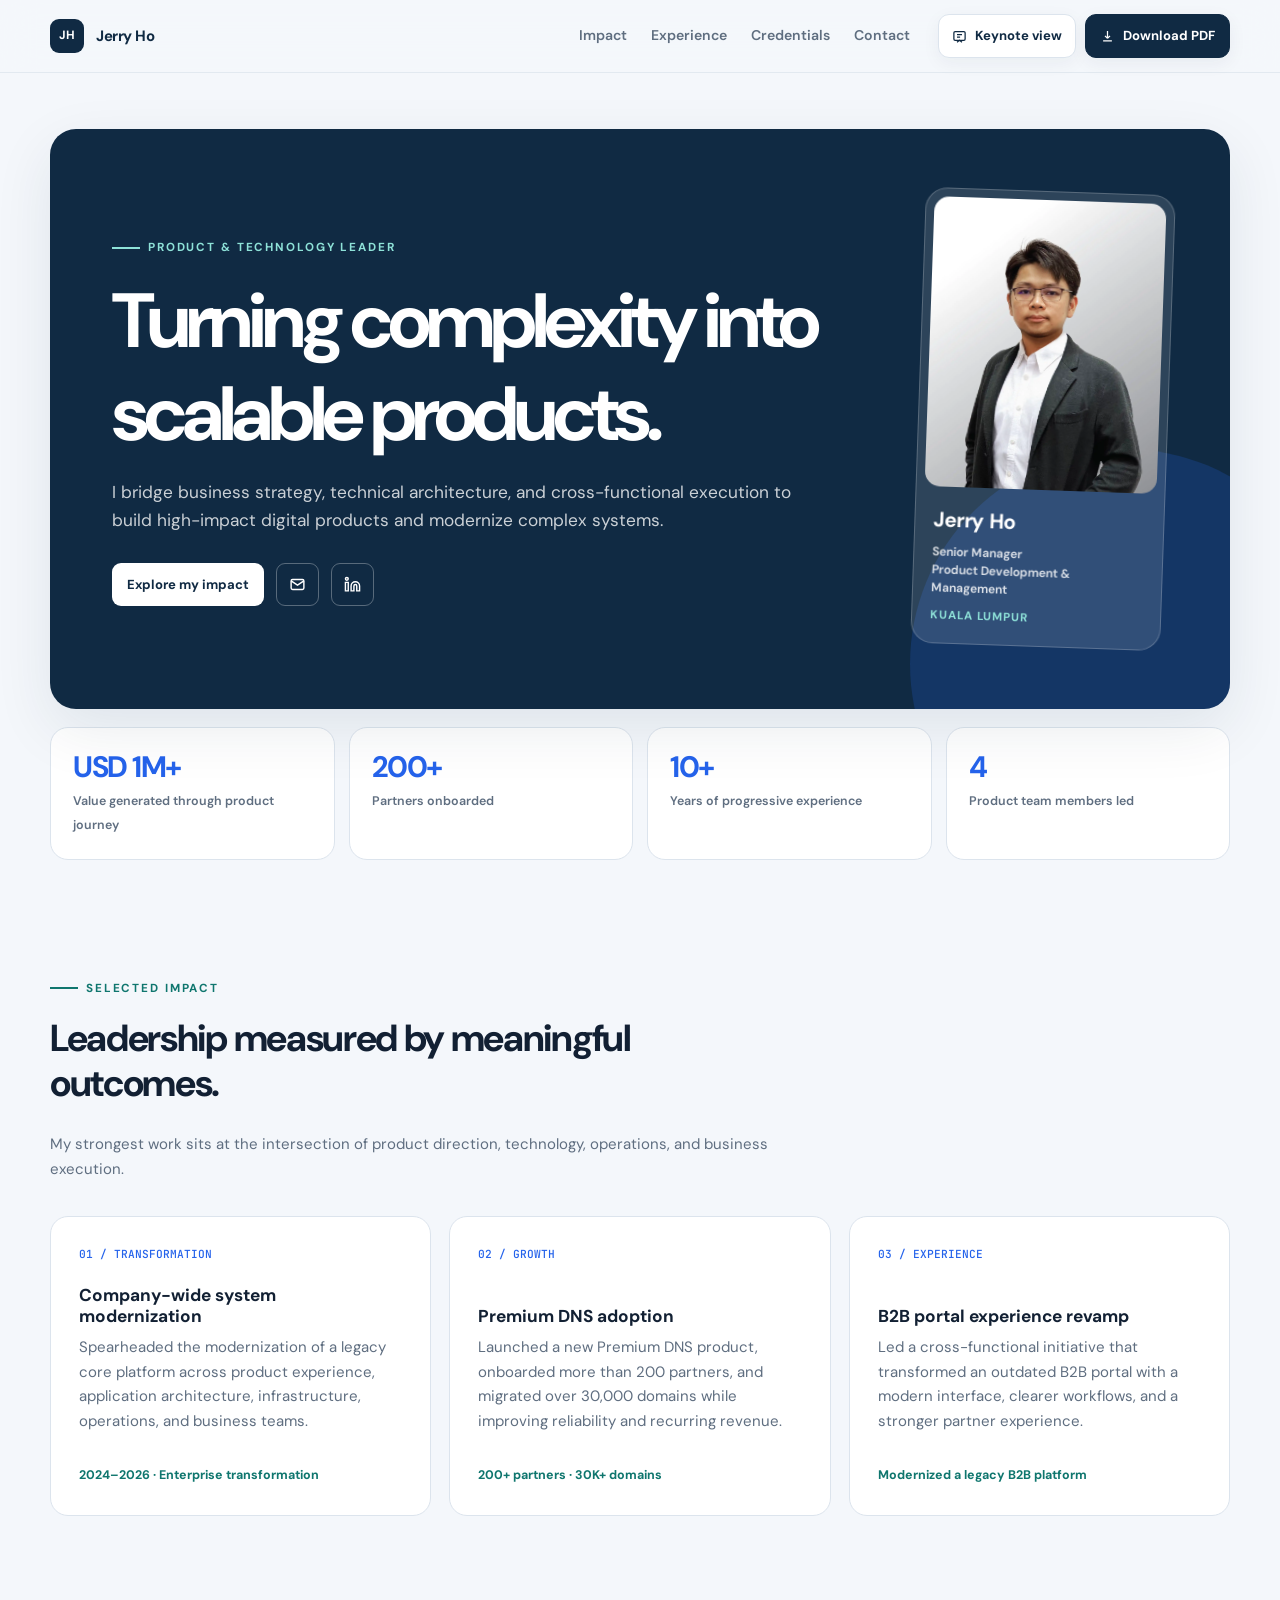
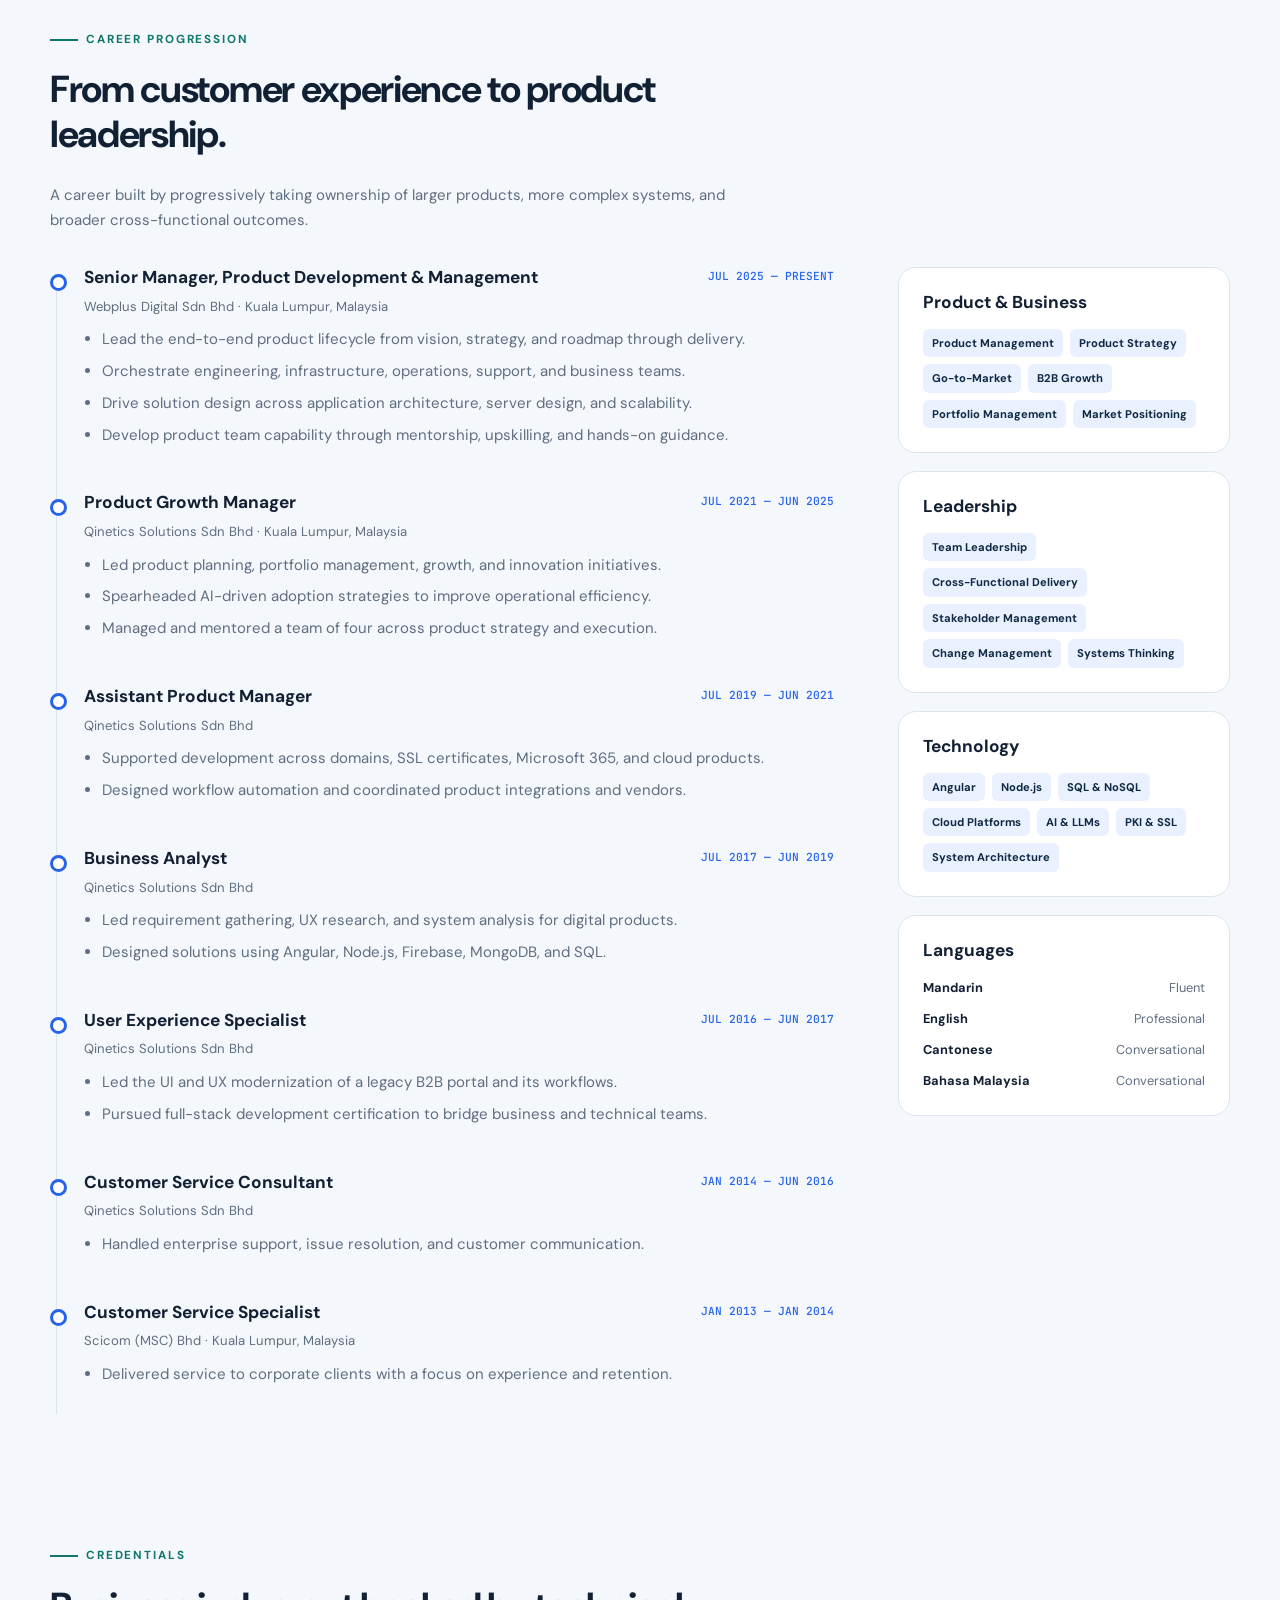
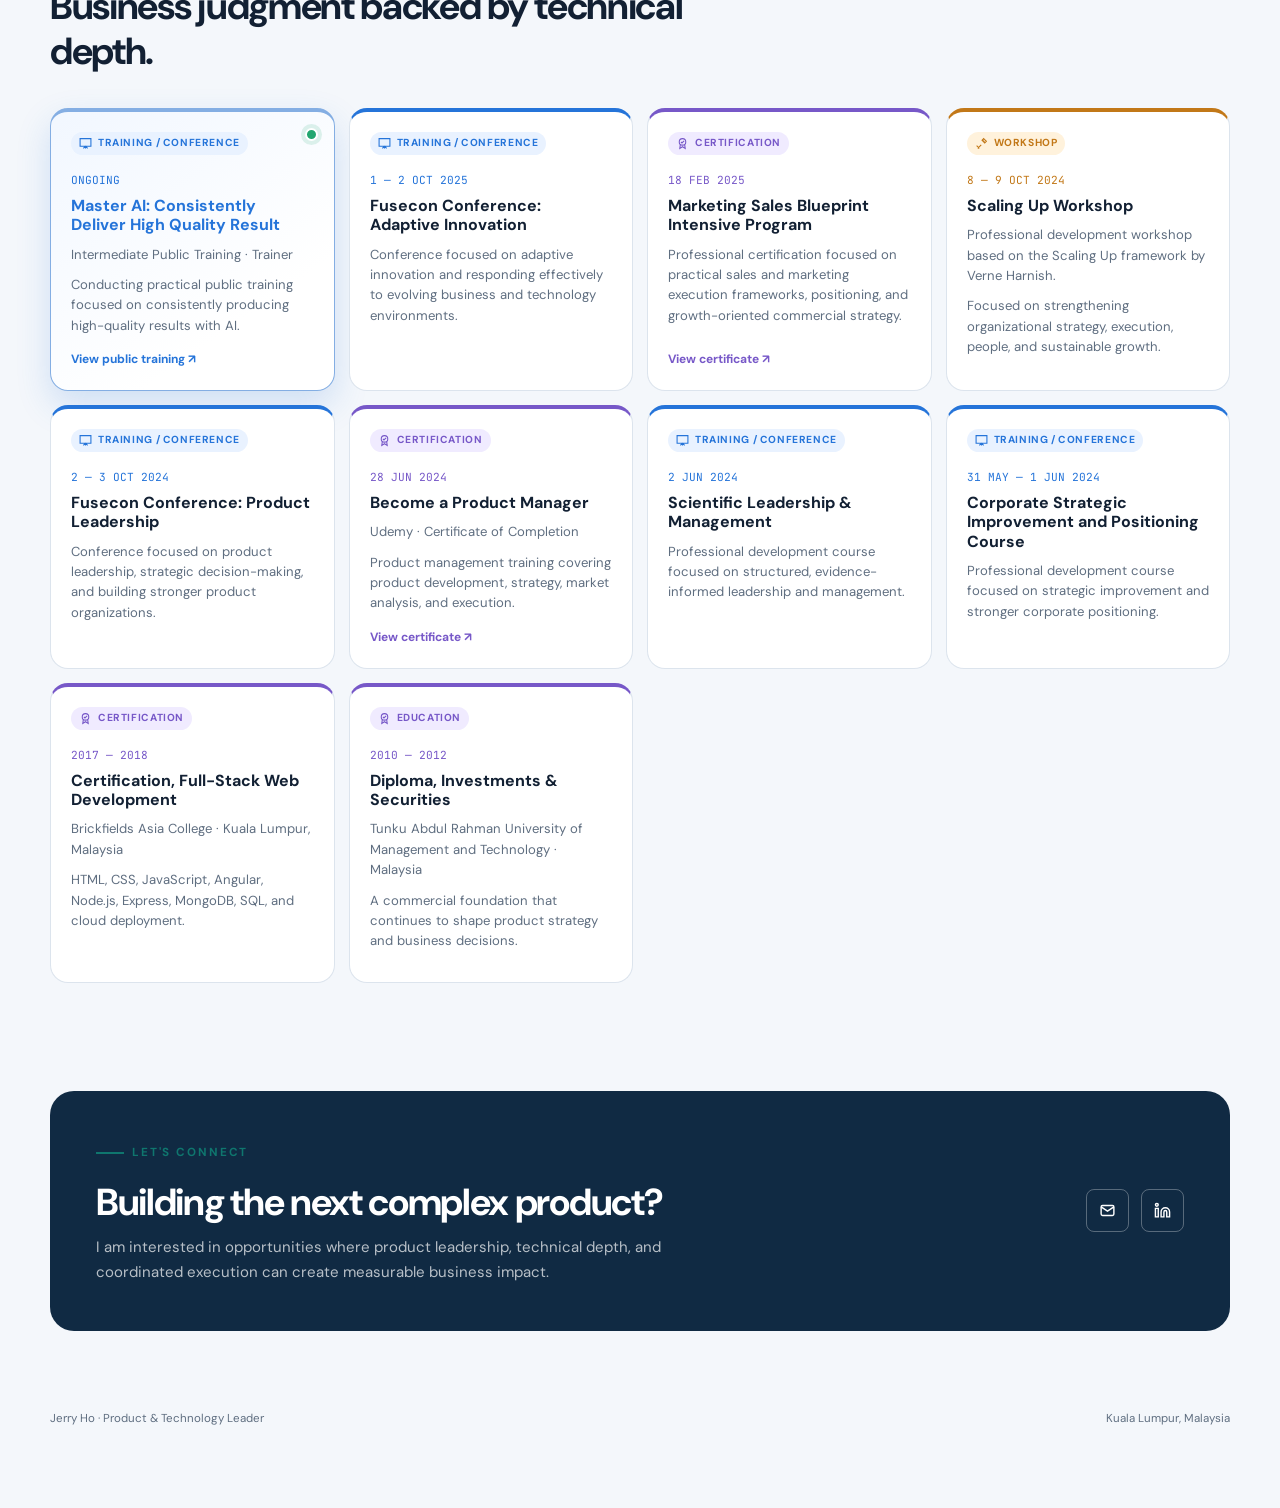
<file: index.html>
<!DOCTYPE html>
<html lang="en">

<head>
    <meta charset="UTF-8">
    <meta name="viewport" content="width=device-width, initial-scale=1.0">
    <meta name="description"
        content="Jerry Ho is a product and technology leader with over 10 years of experience turning complex ideas into scalable digital products.">
    <meta property="og:title" content="Jerry Ho | Product &amp; Technology Leader">
    <meta property="og:description"
        content="Product and technology leader bridging business strategy, technical architecture, and cross-functional execution.">
    <meta property="og:image" content="https://cv.jerry.my/portrait2.png">
    <meta property="og:url" content="https://cv.jerry.my">
    <meta property="og:type" content="website">
    <title>Jerry Ho | Product &amp; Technology Leader</title>
    <link rel="preconnect" href="https://fonts.googleapis.com">
    <link rel="preconnect" href="https://fonts.gstatic.com" crossorigin>
    <link
        href="https://fonts.googleapis.com/css2?family=DM+Sans:wght@400;500;600;700&amp;family=JetBrains+Mono:wght@500&amp;display=swap"
        rel="stylesheet">
    <style>
        :root {
            --page: #f4f7fb;
            --surface: #ffffff;
            --surface-alt: #eef3f8;
            --ink: #122033;
            --muted: #5f6e80;
            --line: #dce4ed;
            --primary: #102a43;
            --accent: #2563eb;
            --accent-soft: #e9f0ff;
            --secondary: #0f766e;
            --shadow: 0 20px 60px rgba(15, 42, 67, 0.09);
            --radius: 18px;
            --heading: "DM Sans", sans-serif;
            --body: "DM Sans", sans-serif;
            --content-width: 1180px;
        }

        * {
            box-sizing: border-box;
        }

        html {
            scroll-behavior: smooth;
        }

        body {
            margin: 0;
            color: var(--ink);
            background: var(--page);
            font-family: var(--body);
            font-size: 15px;
            line-height: 1.65;
            transition: background-color 220ms ease, color 220ms ease;
        }

        a {
            color: inherit;
        }

        button {
            font: inherit;
        }

        h1,
        h2,
        h3,
        h4,
        p {
            margin-top: 0;
        }

        h1,
        h2,
        h3,
        h4 {
            font-family: var(--heading);
            line-height: 1.2;
        }

        h1 {
            max-width: 760px;
            margin-bottom: 18px;
            font-size: clamp(2.55rem, 6vw, 5.2rem);
            letter-spacing: -0.065em;
        }

        h2 {
            margin-bottom: 26px;
            font-size: clamp(1.7rem, 3vw, 2.35rem);
            letter-spacing: -0.035em;
        }

        h3 {
            margin-bottom: 8px;
            font-size: 1.08rem;
        }

        p:last-child {
            margin-bottom: 0;
        }

        .navbar {
            position: sticky;
            top: 0;
            z-index: 20;
            border-bottom: 1px solid color-mix(in srgb, var(--line) 76%, transparent);
            background: color-mix(in srgb, var(--page) 88%, transparent);
            backdrop-filter: blur(18px);
        }

        .nav-inner {
            display: flex;
            align-items: center;
            justify-content: space-between;
            width: min(calc(100% - 36px), var(--content-width));
            min-height: 72px;
            margin: 0 auto;
            gap: 28px;
        }

        .brand {
            display: flex;
            align-items: center;
            gap: 12px;
            color: var(--primary);
            text-decoration: none;
            font-weight: 700;
            letter-spacing: -0.03em;
        }

        .brand-mark {
            display: grid;
            width: 34px;
            height: 34px;
            place-items: center;
            color: white;
            background: var(--primary);
            border-radius: 9px;
            font-size: 12px;
            letter-spacing: 0;
        }

        .nav-links {
            display: flex;
            align-items: center;
            gap: 24px;
            margin-left: auto;
        }

        .nav-links a {
            color: var(--muted);
            text-decoration: none;
            font-size: 0.88rem;
            font-weight: 600;
        }

        .nav-links a:hover {
            color: var(--accent);
        }

        .nav-actions {
            display: flex;
            align-items: center;
            gap: 9px;
        }

        .view-toggle {
            display: flex;
            align-items: center;
            gap: 8px;
            padding: 10px 13px;
            color: var(--primary);
            background: var(--surface);
            border: 1px solid var(--line);
            border-radius: 11px;
            box-shadow: 0 5px 18px rgba(15, 42, 67, 0.05);
            cursor: pointer;
            font-size: 0.82rem;
            font-weight: 700;
        }

        .view-toggle:hover,
        .view-toggle[aria-pressed="true"] {
            color: white;
            background: var(--accent);
            border-color: var(--accent);
        }

        .view-toggle svg {
            width: 15px;
            height: 15px;
        }

        .download-button {
            display: flex;
            align-items: center;
            gap: 8px;
            padding: 10px 14px;
            color: white;
            background: var(--primary);
            border: 1px solid var(--primary);
            border-radius: 11px;
            box-shadow: 0 5px 18px rgba(15, 42, 67, 0.06);
            cursor: pointer;
            font-size: 0.82rem;
            font-weight: 700;
        }

        .download-button:hover {
            background: var(--accent);
        }

        .download-button svg {
            width: 15px;
            height: 15px;
        }

        .page-shell {
            width: min(calc(100% - 36px), var(--content-width));
            margin: 0 auto;
            padding: 56px 0 80px;
        }

        .keynote-view {
            display: none;
        }

        .pdf-only {
            display: none !important;
        }

        body.keynote-mode .executive-view {
            display: none;
        }

        body.keynote-mode .keynote-view {
            display: block;
        }

        body.keynote-mode .nav-links {
            display: none;
        }

        body.keynote-mode .nav-actions {
            margin-left: auto;
        }

        .hero {
            position: relative;
            display: grid;
            grid-template-columns: minmax(0, 1fr) 280px;
            align-items: center;
            gap: 64px;
            padding: 62px;
            overflow: hidden;
            color: white;
            background: var(--primary);
            border-radius: calc(var(--radius) + 8px);
            box-shadow: var(--shadow);
        }

        .hero::after {
            position: absolute;
            right: -110px;
            bottom: -170px;
            width: 430px;
            height: 430px;
            background: var(--accent);
            border-radius: 50%;
            content: "";
            opacity: 0.2;
        }

        .hero-content,
        .portrait-card {
            position: relative;
            z-index: 1;
        }

        .eyebrow {
            display: inline-flex;
            align-items: center;
            gap: 8px;
            margin-bottom: 18px;
            color: var(--secondary);
            font-size: 0.73rem;
            font-weight: 700;
            letter-spacing: 0.16em;
            text-transform: uppercase;
        }

        .eyebrow::before {
            width: 28px;
            height: 2px;
            background: currentColor;
            content: "";
        }

        .hero .eyebrow {
            color: #8ee2d8;
        }

        .profile-name,
        .profile-role,
        .profile-role-line,
        .profile-location {
            display: block;
        }

        .portrait-card .hero-identity {
            padding: 16px 10px 10px;
        }

        .portrait-card .hero-identity .profile-name {
            margin-bottom: 7px;
            color: white;
            font-size: 1.3rem;
            font-weight: 700;
            letter-spacing: -0.02em;
        }

        .portrait-card .hero-identity .profile-role {
            color: rgba(255, 255, 255, 0.82);
            font-size: 0.76rem;
            font-weight: 650;
            line-height: 1.45;
        }

        .profile-location {
            margin-top: 9px;
            color: #8ee2d8;
            font-size: 0.72rem;
            font-weight: 700;
            letter-spacing: 0.08em;
            text-transform: uppercase;
        }

        .hero-subtitle {
            max-width: 690px;
            margin-bottom: 28px;
            color: color-mix(in srgb, white 78%, transparent);
            font-size: 1.08rem;
        }

        .hero-actions,
        .contact-row {
            display: flex;
            flex-wrap: wrap;
            gap: 12px;
        }

        .action-link,
        .contact-link {
            display: inline-flex;
            align-items: center;
            gap: 8px;
            text-decoration: none;
            font-size: 0.82rem;
            font-weight: 700;
        }

        .action-link {
            padding: 11px 15px;
            color: var(--primary);
            background: white;
            border-radius: 9px;
        }

        .action-link.secondary {
            color: white;
            background: transparent;
            border: 1px solid rgba(255, 255, 255, 0.3);
        }

        .icon-action {
            display: inline-grid;
            width: 43px;
            height: 43px;
            padding: 0;
            place-items: center;
            flex: 0 0 auto;
        }

        .icon-action svg,
        .website-action svg {
            width: 17px;
            height: 17px;
        }

        .website-action {
            gap: 7px;
        }

        .copy-email {
            position: relative;
        }

        .copy-email::after {
            position: absolute;
            bottom: calc(100% + 10px);
            left: 50%;
            z-index: 10;
            padding: 7px 10px;
            color: white;
            background: #081b2d;
            border-radius: 7px;
            content: attr(data-tooltip);
            font-size: 0.7rem;
            line-height: 1;
            opacity: 0;
            pointer-events: none;
            transform: translate(-50%, 5px);
            transition: opacity 150ms ease, transform 150ms ease;
            white-space: nowrap;
        }

        .copy-email:hover::after,
        .copy-email:focus-visible::after,
        .copy-email.is-copied::after {
            opacity: 1;
            transform: translate(-50%, 0);
        }

        .portrait-card {
            justify-self: end;
            width: 250px;
            padding: 8px;
            background: rgba(255, 255, 255, 0.12);
            border: 1px solid rgba(255, 255, 255, 0.2);
            border-radius: 22px;
            transform: rotate(2deg);
        }

        .portrait-wrap {
            width: 100%;
            aspect-ratio: 4 / 5;
        }

        .portrait {
            display: block;
            width: 100%;
            height: 100%;
            object-fit: cover;
            object-position: center top;
            border-radius: 15px;
        }

        .metrics {
            display: grid;
            grid-template-columns: repeat(4, 1fr);
            gap: 14px;
            margin: 18px 0 58px;
        }

        .metric {
            padding: 22px;
            background: var(--surface);
            border: 1px solid var(--line);
            border-radius: var(--radius);
        }

        .metric strong {
            display: block;
            margin-bottom: 2px;
            color: var(--accent);
            font-size: 1.85rem;
            line-height: 1.2;
            letter-spacing: -0.05em;
        }

        .metric span {
            color: var(--muted);
            font-size: 0.78rem;
            font-weight: 600;
        }

        .section {
            padding: 54px 0;
            scroll-margin-top: 90px;
        }

        .section-heading {
            max-width: 720px;
            margin-bottom: 34px;
        }

        .section-heading p {
            color: var(--muted);
        }

        .achievement-grid {
            display: grid;
            grid-template-columns: repeat(3, 1fr);
            gap: 18px;
        }

        .achievement-card {
            display: flex;
            flex-direction: column;
            min-height: 300px;
            padding: 28px;
            background: var(--surface);
            border: 1px solid var(--line);
            border-radius: var(--radius);
            transition: transform 180ms ease, box-shadow 180ms ease;
        }

        .achievement-card:hover {
            transform: translateY(-4px);
            box-shadow: var(--shadow);
        }

        .achievement-index {
            margin-bottom: auto;
            color: var(--accent);
            font-family: "JetBrains Mono", monospace;
            font-size: 0.7rem;
            font-weight: 500;
        }

        .achievement-card p,
        .career-item li,
        .credential p {
            color: var(--muted);
        }

        .achievement-result {
            display: inline-block;
            margin-top: 16px;
            color: var(--secondary);
            font-size: 0.78rem;
            font-weight: 700;
        }

        .career-layout {
            display: grid;
            grid-template-columns: minmax(0, 1.7fr) minmax(280px, 0.72fr);
            align-items: start;
            gap: 64px;
        }

        .career-list {
            position: relative;
        }

        .career-list::before {
            position: absolute;
            top: 10px;
            bottom: 18px;
            left: 6px;
            width: 1px;
            background: var(--line);
            content: "";
        }

        .career-item {
            position: relative;
            z-index: 0;
            padding: 0 0 38px 34px;
            transition: transform 180ms ease;
        }

        .career-item::after {
            position: absolute;
            z-index: -1;
            inset: -14px 0 18px 20px;
            background: var(--surface);
            border: 1px solid var(--line);
            border-radius: 14px;
            box-shadow: 0 12px 30px rgba(15, 42, 67, 0.08);
            content: "";
            opacity: 0;
            transform: translateX(-5px);
            transition: opacity 180ms ease, transform 180ms ease;
        }

        .career-item:hover {
            transform: translateX(5px);
        }

        .career-item:hover::after {
            opacity: 1;
            transform: translateX(0);
        }

        .career-item:hover::before {
            background: var(--accent);
            box-shadow: 0 0 0 5px var(--accent-soft);
        }

        .career-item:hover h3 {
            color: var(--accent);
        }

        .career-item h3 {
            transition: color 180ms ease;
        }

        .career-item::before {
            position: absolute;
            top: 7px;
            left: 0;
            width: 11px;
            height: 11px;
            background: var(--surface);
            border: 3px solid var(--accent);
            border-radius: 50%;
            content: "";
            transition: background-color 180ms ease, box-shadow 180ms ease;
        }

        .career-meta {
            display: flex;
            align-items: flex-start;
            justify-content: space-between;
            gap: 18px;
            margin-bottom: 10px;
        }

        .career-meta p {
            margin: 0;
            color: var(--muted);
            font-size: 0.82rem;
        }

        .career-date {
            flex: 0 0 auto;
            color: var(--accent);
            font-family: "JetBrains Mono", monospace;
            font-size: 0.7rem;
            font-weight: 500;
        }

        .career-item ul {
            margin: 0;
            padding-left: 18px;
        }

        .career-item li {
            margin-bottom: 7px;
        }

        .sidebar-stack {
            display: grid;
            gap: 18px;
            position: sticky;
            top: 96px;
        }

        .info-card {
            padding: 24px;
            background: var(--surface);
            border: 1px solid var(--line);
            border-radius: var(--radius);
        }

        .info-card h3 {
            margin-bottom: 16px;
        }

        .tag-list {
            display: flex;
            flex-wrap: wrap;
            gap: 7px;
        }

        .tag {
            padding: 5px 9px;
            color: var(--primary);
            background: var(--accent-soft);
            border-radius: 6px;
            font-size: 0.7rem;
            font-weight: 700;
        }

        .language-list,
        .contact-list {
            display: grid;
            gap: 10px;
        }

        .language-row {
            display: flex;
            justify-content: space-between;
            gap: 16px;
            color: var(--muted);
            font-size: 0.8rem;
        }

        .language-row strong {
            color: var(--ink);
        }

        .credential-grid {
            display: grid;
            grid-template-columns: repeat(4, minmax(0, 1fr));
            gap: 14px;
        }

        .credential {
            --credential-color: var(--accent);
            --credential-tint: var(--accent-soft);
            position: relative;
            display: flex;
            flex-direction: column;
            min-width: 0;
            padding: 20px;
            overflow: hidden;
            background: var(--surface);
            border: 1px solid var(--line);
            border-top: 4px solid var(--credential-color);
            border-radius: var(--radius);
        }

        .credential--training {
            --credential-color: #2574d9;
            --credential-tint: #e9f2ff;
        }

        .credential--certification {
            --credential-color: #7758c8;
            --credential-tint: #f0ebff;
        }

        .credential--workshop {
            --credential-color: #c27818;
            --credential-tint: #fff2dc;
        }

        .credential--featured {
            background:
                linear-gradient(145deg, color-mix(in srgb, var(--credential-tint) 62%, var(--surface)), var(--surface) 72%);
            border-color: color-mix(in srgb, var(--credential-color) 48%, var(--line));
            box-shadow: 0 14px 34px color-mix(in srgb, var(--credential-color) 18%, transparent);
        }

        .credential--featured::after {
            position: absolute;
            top: 16px;
            right: 16px;
            width: 9px;
            height: 9px;
            background: #22a66f;
            border: 2px solid var(--surface);
            border-radius: 50%;
            box-shadow: 0 0 0 4px rgba(34, 166, 111, 0.14);
            content: "";
        }

        .credential--featured h3 {
            color: var(--credential-color);
        }

        .credential-type {
            display: inline-flex;
            align-items: center;
            align-self: flex-start;
            gap: 6px;
            margin-bottom: 16px;
            padding: 5px 8px;
            color: var(--credential-color);
            background: var(--credential-tint);
            border-radius: 999px;
            font-size: 0.64rem;
            font-weight: 700;
            letter-spacing: 0.06em;
            line-height: 1;
            text-transform: uppercase;
        }

        .credential-icon {
            width: 13px;
            height: 13px;
            flex: 0 0 auto;
        }

        .credential h3 {
            margin-bottom: 10px;
            font-size: 1rem;
        }

        .credential p {
            margin-bottom: 10px;
            color: var(--muted);
            font-size: 0.82rem;
            line-height: 1.55;
        }

        .credential-date {
            display: block;
            margin-bottom: 7px;
            color: var(--credential-color);
            font-family: "JetBrains Mono", monospace;
            font-size: 0.7rem;
        }

        .credential-link {
            display: inline-flex;
            align-items: center;
            gap: 6px;
            margin-top: auto;
            padding-top: 4px;
            color: var(--credential-color);
            text-decoration: none;
            font-size: 0.75rem;
            font-weight: 700;
        }

        .credential-link:hover {
            text-decoration: underline;
        }

        .contact-section {
            display: grid;
            grid-template-columns: minmax(0, 1fr) auto;
            align-items: center;
            gap: 40px;
            padding: 46px;
            color: white;
            background: var(--primary);
            border-radius: calc(var(--radius) + 6px);
        }

        .contact-section h2 {
            margin-bottom: 10px;
        }

        .contact-section p {
            max-width: 650px;
            color: rgba(255, 255, 255, 0.7);
        }

        .contact-link {
            padding: 10px 12px;
            color: white;
            border: 1px solid rgba(255, 255, 255, 0.3);
            border-radius: 8px;
        }

        .footer {
            display: flex;
            justify-content: space-between;
            padding-top: 24px;
            color: var(--muted);
            font-size: 0.72rem;
        }

        .keynote-hero {
            position: relative;
            display: grid;
            grid-template-columns: minmax(0, 1.35fr) minmax(280px, 0.65fr);
            align-items: end;
            min-height: 630px;
            padding: 68px;
            overflow: hidden;
            color: white;
            background:
                radial-gradient(circle at 86% 22%, rgba(37, 99, 235, 0.42), transparent 26%),
                linear-gradient(145deg, #102a43 0%, #173b61 55%, #0f766e 145%);
            border-radius: 28px;
            box-shadow: var(--shadow);
        }

        .keynote-hero::before {
            position: absolute;
            right: -140px;
            bottom: -210px;
            width: 520px;
            height: 520px;
            border: 1px solid rgba(255, 255, 255, 0.16);
            border-radius: 50%;
            box-shadow: 0 0 0 70px rgba(255, 255, 255, 0.035), 0 0 0 140px rgba(255, 255, 255, 0.025);
            content: "";
        }

        .keynote-hero-copy,
        .keynote-profile {
            position: relative;
            z-index: 1;
        }

        .keynote-hero h1 {
            max-width: 790px;
            margin-bottom: 26px;
            font-size: clamp(3rem, 6vw, 5.7rem);
        }

        .keynote-lead {
            max-width: 730px;
            margin-bottom: 30px;
            color: rgba(255, 255, 255, 0.76);
            font-size: 1.15rem;
        }

        .keynote-profile {
            justify-self: end;
            width: 260px;
            padding: 10px;
            background: rgba(255, 255, 255, 0.1);
            border: 1px solid rgba(255, 255, 255, 0.22);
            border-radius: 24px;
            backdrop-filter: blur(10px);
        }

        .keynote-profile img {
            display: block;
            width: 100%;
            aspect-ratio: 4 / 5;
            object-fit: cover;
            object-position: center top;
            border-radius: 16px;
        }

        .keynote-profile .profile-identity {
            margin: 12px 4px 2px;
        }

        .keynote-profile .profile-name {
            margin-bottom: 6px;
            color: white;
            font-size: 0.96rem;
            font-weight: 700;
            letter-spacing: -0.01em;
        }

        .keynote-profile .profile-role {
            color: rgba(255, 255, 255, 0.72);
            font-size: 0.76rem;
            font-weight: 600;
            line-height: 1.45;
        }

        .keynote-profile .profile-role-line {
            white-space: nowrap;
        }

        .keynote-proof {
            display: grid;
            grid-template-columns: repeat(4, 1fr);
            gap: 14px;
            margin: 18px 0 64px;
        }

        .proof-card {
            padding: 26px;
            background: var(--surface);
            border: 1px solid var(--line);
            border-radius: var(--radius);
        }

        .proof-card strong {
            display: block;
            margin-bottom: 6px;
            color: var(--accent);
            font-size: 2.2rem;
            line-height: 1;
            letter-spacing: -0.055em;
        }

        .proof-card span {
            color: var(--muted);
            font-size: 0.76rem;
            font-weight: 700;
        }

        .keynote-section {
            padding: 58px 0;
        }

        .keynote-section-heading {
            display: flex;
            align-items: end;
            justify-content: space-between;
            gap: 36px;
            margin-bottom: 32px;
        }

        .keynote-section-heading h2 {
            max-width: 650px;
            margin-bottom: 0;
        }

        .keynote-section-heading p {
            max-width: 390px;
            margin-bottom: 0;
            color: var(--muted);
        }

        .signature-grid {
            display: grid;
            grid-template-columns: repeat(3, 1fr);
            gap: 16px;
        }

        .signature-card {
            display: flex;
            flex-direction: column;
            min-height: 370px;
            padding: 30px;
            color: white;
            background: var(--primary);
            border-radius: var(--radius);
            overflow: hidden;
        }

        .signature-card:nth-child(2) {
            background: #1d4e6f;
        }

        .signature-card:nth-child(3) {
            color: var(--ink);
            background: var(--surface);
            border: 1px solid var(--line);
        }

        .signature-number {
            margin-bottom: auto;
            color: #8ee2d8;
            font-family: "JetBrains Mono", monospace;
            font-size: 0.7rem;
        }

        .signature-card:nth-child(3) .signature-number {
            color: var(--accent);
        }

        .signature-card h3 {
            margin-bottom: 12px;
            font-size: 1.45rem;
        }

        .signature-card p {
            color: rgba(255, 255, 255, 0.7);
        }

        .signature-card:nth-child(3) p {
            color: var(--muted);
        }

        .operating-grid {
            display: grid;
            grid-template-columns: repeat(3, 1fr);
            gap: 16px;
        }

        .operating-card {
            padding: 30px;
            background: var(--surface);
            border: 1px solid var(--line);
            border-top: 4px solid var(--accent);
            border-radius: var(--radius);
        }

        .operating-card svg {
            width: 24px;
            height: 24px;
            margin-bottom: 38px;
            color: var(--accent);
        }

        .operating-card p {
            color: var(--muted);
        }

        .keynote-arc {
            padding: 38px;
            background: var(--primary);
            border-radius: var(--radius);
        }

        .arc-line {
            position: relative;
            display: grid;
            grid-template-columns: repeat(5, 1fr);
            gap: 18px;
        }

        .arc-line::before {
            position: absolute;
            top: 8px;
            right: 8%;
            left: 8%;
            height: 1px;
            background: rgba(255, 255, 255, 0.24);
            content: "";
        }

        .arc-step {
            position: relative;
            padding-top: 30px;
            color: white;
        }

        .arc-step::before {
            position: absolute;
            top: 0;
            left: 0;
            width: 15px;
            height: 15px;
            background: #8ee2d8;
            border: 4px solid var(--primary);
            border-radius: 50%;
            box-shadow: 0 0 0 1px #8ee2d8;
            content: "";
        }

        .arc-step span {
            color: #8ee2d8;
            font-family: "JetBrains Mono", monospace;
            font-size: 0.68rem;
        }

        .arc-step h3 {
            margin-top: 9px;
            font-size: 0.98rem;
        }

        .current-edge {
            display: grid;
            grid-template-columns: minmax(0, 1.4fr) minmax(260px, 0.6fr);
            gap: 18px;
        }

        .edge-main,
        .edge-side {
            padding: 34px;
            background: var(--surface);
            border: 1px solid var(--line);
            border-radius: var(--radius);
        }

        .edge-main {
            background: linear-gradient(145deg, var(--accent-soft), var(--surface));
            border-color: color-mix(in srgb, var(--accent) 32%, var(--line));
        }

        .edge-main p,
        .edge-side p {
            color: var(--muted);
        }

        .keynote-close {
            display: grid;
            grid-template-columns: minmax(0, 1fr) auto;
            align-items: center;
            gap: 36px;
            padding: 48px;
            color: white;
            background: var(--primary);
            border-radius: 24px;
        }

        .keynote-close h2 {
            margin-bottom: 10px;
        }

        .keynote-close p {
            max-width: 680px;
            color: rgba(255, 255, 255, 0.7);
        }

        @media (max-width: 980px) {
            .nav-links {
                display: none;
            }

            .hero {
                grid-template-columns: minmax(0, 1fr) 210px;
                gap: 32px;
                padding: 42px;
            }

            .portrait-card {
                width: 200px;
            }

            .achievement-grid {
                grid-template-columns: 1fr;
            }

            .credential-grid {
                grid-template-columns: repeat(3, minmax(0, 1fr));
            }

            .achievement-card {
                min-height: 220px;
            }

            .career-layout {
                grid-template-columns: 1fr;
                gap: 24px;
            }

            .sidebar-stack {
                grid-template-columns: repeat(2, 1fr);
                position: static;
            }

            .keynote-hero {
                grid-template-columns: minmax(0, 1fr) 210px;
                min-height: auto;
                padding: 46px;
            }

            .keynote-profile {
                width: 190px;
            }

            .signature-grid,
            .operating-grid {
                grid-template-columns: 1fr;
            }

            .signature-card {
                min-height: 260px;
            }
        }

        @media (max-width: 700px) {
            .nav-inner {
                width: min(calc(100% - 24px), var(--content-width));
                min-height: 64px;
            }

            .brand span:last-child {
                display: none;
            }

            .nav-actions {
                gap: 6px;
            }

            .view-toggle span,
            .download-button span {
                display: none;
            }

            .view-toggle,
            .download-button {
                padding: 10px 12px;
            }

            .page-shell {
                width: min(calc(100% - 24px), var(--content-width));
                padding-top: 24px;
            }

            .hero {
                grid-template-columns: 1fr;
                padding: 28px;
            }

            .portrait-card {
                display: grid;
                grid-template-columns: 92px minmax(0, 1fr);
                align-items: center;
                justify-self: stretch;
                width: 100%;
                margin-top: 8px;
                gap: 14px;
                transform: none;
            }

            .portrait-wrap {
                width: 92px;
                aspect-ratio: 1;
            }

            .portrait-card .hero-identity {
                padding: 4px 8px 4px 0;
            }

            .metrics {
                grid-template-columns: repeat(2, 1fr);
            }

            .metric {
                padding: 18px;
            }

            .career-meta {
                display: block;
            }

            .career-date {
                display: block;
                margin-top: 7px;
            }

            .sidebar-stack,
            .credential-grid {
                grid-template-columns: 1fr;
            }

            .contact-section {
                grid-template-columns: 1fr;
                padding: 28px;
            }

            .footer {
                display: block;
            }

            .keynote-hero {
                grid-template-columns: 1fr;
                padding: 30px;
            }

            .keynote-hero h1 {
                font-size: 2.75rem;
            }

            .keynote-profile {
                display: grid;
                grid-template-columns: 92px minmax(0, 1fr);
                align-items: center;
                justify-self: stretch;
                width: 100%;
                margin-top: 24px;
                padding: 10px;
                gap: 14px;
            }

            .keynote-profile img {
                width: 92px;
                aspect-ratio: 1;
                object-position: center top;
            }

            .keynote-profile .profile-identity {
                margin: 0;
            }

            .keynote-proof {
                grid-template-columns: repeat(2, 1fr);
            }

            .keynote-section-heading,
            .keynote-close {
                display: block;
            }

            .arc-line {
                grid-template-columns: 1fr;
            }

            .arc-line::before {
                top: 8px;
                bottom: 8px;
                left: 7px;
                width: 1px;
                height: auto;
            }

            .arc-step {
                padding: 0 0 22px 30px;
            }

            .arc-step::before {
                left: 0;
            }

            .current-edge {
                grid-template-columns: 1fr;
            }
        }

        @media print {
            @page {
                size: A4;
                margin: 8mm;
            }

            body {
                width: 1180px;
                margin: 0;
                background: var(--page) !important;
                zoom: 0.62;
                -webkit-print-color-adjust: exact;
                print-color-adjust: exact;
            }

            .navbar,
            .download-button {
                display: none !important;
            }

            .view-toggle {
                display: none !important;
            }

            .pdf-only {
                display: inline-flex !important;
            }

            .copy-email::after {
                display: none !important;
            }

            .page-shell {
                width: 1180px;
                max-width: none;
                margin: 0;
                padding: 32px 0 64px;
            }

            .hero {
                grid-template-columns: minmax(0, 1fr) 280px;
                gap: 64px;
                padding: 62px;
            }

            h1 {
                font-size: 4.75rem;
            }

            h2 {
                font-size: 2.35rem;
            }

            .portrait-card {
                justify-self: end;
                width: 250px;
                padding: 8px;
                border-radius: 22px;
                transform: rotate(2deg);
            }

            .portrait-wrap {
                width: 100%;
                aspect-ratio: 4 / 5;
            }

            .portrait {
                border-radius: 15px;
            }

            .metrics {
                grid-template-columns: repeat(4, 1fr);
            }

            .metric {
                padding: 22px;
            }

            .achievement-grid {
                grid-template-columns: repeat(3, 1fr);
            }

            .achievement-card {
                min-height: 300px;
            }

            .career-layout {
                grid-template-columns: minmax(0, 1.7fr) minmax(280px, 0.72fr);
                gap: 64px;
            }

            .career-meta {
                display: flex;
            }

            .career-date {
                display: inline;
                margin-top: 0;
            }

            .sidebar-stack {
                display: grid;
                grid-template-columns: 1fr;
                position: static;
            }

            .credential-grid {
                grid-template-columns: repeat(4, minmax(0, 1fr));
            }

            .contact-section {
                display: grid;
                grid-template-columns: minmax(0, 1fr) auto;
                padding: 46px;
            }

            .footer {
                display: flex;
                justify-content: space-between;
            }

            .metric,
            .achievement-card,
            .career-item,
            .info-card,
            .credential,
            .contact-section,
            .proof-card,
            .signature-card,
            .operating-card,
            .keynote-arc,
            .edge-main,
            .edge-side,
            .keynote-close {
                break-inside: avoid;
            }

            .keynote-hero {
                grid-template-columns: minmax(0, 1.35fr) minmax(280px, 0.65fr);
                min-height: 630px;
                padding: 68px;
            }

            .keynote-proof {
                grid-template-columns: repeat(4, 1fr);
            }

            .signature-grid,
            .operating-grid {
                grid-template-columns: repeat(3, 1fr);
            }

            .signature-card {
                min-height: 370px;
            }

            .arc-line {
                grid-template-columns: repeat(5, 1fr);
            }

            .current-edge {
                grid-template-columns: minmax(0, 1.4fr) minmax(260px, 0.6fr);
            }

            .keynote-close {
                display: grid;
                grid-template-columns: minmax(0, 1fr) auto;
            }

            body.keynote-mode .keynote-summary-page {
                break-after: page;
                break-inside: avoid-page;
                page-break-after: always;
                page-break-inside: avoid;
            }

            body.keynote-mode .keynote-summary-page .keynote-hero {
                min-height: 330px;
                padding: 34px;
            }

            body.keynote-mode .keynote-summary-page .keynote-hero h1 {
                margin-bottom: 12px;
                font-size: 3.2rem;
            }

            body.keynote-mode .keynote-summary-page .keynote-lead {
                margin-bottom: 14px;
                font-size: 0.92rem;
            }

            body.keynote-mode .keynote-summary-page .keynote-profile {
                width: 190px;
            }

            body.keynote-mode .keynote-summary-page .keynote-profile .profile-role {
                font-size: 0.64rem;
            }

            body.keynote-mode .keynote-summary-page .keynote-proof {
                gap: 10px;
                margin: 14px 0 18px;
            }

            body.keynote-mode .keynote-summary-page .proof-card {
                padding: 16px;
            }

            body.keynote-mode .keynote-summary-page .proof-card strong {
                font-size: 1.5rem;
            }

            body.keynote-mode .keynote-summary-page .keynote-section {
                padding: 18px 0;
            }

            body.keynote-mode .keynote-summary-page .keynote-signature {
                padding-top: 34px;
            }

            body.keynote-mode .keynote-summary-page .keynote-section-heading {
                margin-bottom: 16px;
            }

            body.keynote-mode .keynote-summary-page .keynote-section-heading h2 {
                font-size: 1.7rem;
            }

            body.keynote-mode .keynote-summary-page .keynote-section-heading p {
                font-size: 0.75rem;
            }

            body.keynote-mode .keynote-summary-page .signature-card {
                min-height: 180px;
                padding: 20px;
            }

            body.keynote-mode .keynote-summary-page .signature-card h3 {
                font-size: 1rem;
            }

            body.keynote-mode .keynote-summary-page .signature-card p,
            body.keynote-mode .keynote-summary-page .operating-card p {
                font-size: 0.72rem;
            }

            body.keynote-mode .keynote-summary-page .operating-card {
                padding: 20px;
            }

            body.keynote-mode .keynote-summary-page .operating-card svg {
                margin-bottom: 16px;
            }
        }
    </style>
</head>

<body>
    <nav class="navbar" aria-label="Main navigation">
        <div class="nav-inner">
            <a class="brand" href="#top" aria-label="Jerry Ho home">
                <span class="brand-mark">JH</span>
                <span>Jerry Ho</span>
            </a>
            <div class="nav-links">
                <a href="#achievements">Impact</a>
                <a href="#experience">Experience</a>
                <a href="#credentials">Credentials</a>
                <a href="#contact">Contact</a>
            </div>
            <div class="nav-actions">
                <button class="view-toggle" id="viewToggle" type="button" aria-pressed="false"
                    aria-label="Switch to keynote view">
                    <svg viewBox="0 0 24 24" fill="none" stroke="currentColor" stroke-width="2" aria-hidden="true">
                        <rect x="3" y="4" width="18" height="14" rx="2" />
                        <path d="M8 21l4-3 4 3M8 9h8M8 13h5" />
                    </svg>
                    <span>Keynote view</span>
                </button>
                <button class="download-button" id="downloadButton" type="button">
                    <svg viewBox="0 0 24 24" fill="none" stroke="currentColor" stroke-width="2" aria-hidden="true">
                        <path d="M12 3v12m0 0 4-4m-4 4-4-4M5 19h14" />
                    </svg>
                    <span>Download PDF</span>
                </button>
            </div>
        </div>
    </nav>

    <main class="page-shell executive-view" id="main">
        <header class="hero" id="top">
            <div class="hero-content">
                <span class="eyebrow">Product &amp; Technology Leader</span>
                <h1>Turning complexity into scalable products.</h1>
                <p class="hero-subtitle">
                    I bridge business strategy, technical architecture, and cross-functional execution to build
                    high-impact digital products and modernize complex systems.
                </p>
                <div class="hero-actions">
                    <a class="action-link" href="#achievements">Explore my impact</a>
                    <a class="action-link secondary icon-action copy-email" href="mailto:cv@jerry.my"
                        data-tooltip="cv@jerry.my" aria-label="Start Conversation">
                        <svg viewBox="0 0 24 24" fill="none" stroke="currentColor" stroke-width="2" aria-hidden="true">
                            <rect x="3" y="5" width="18" height="14" rx="2" />
                            <path d="m3 7 9 6 9-6" />
                        </svg>
                    </a>
                    <a class="action-link secondary icon-action" href="https://www.linkedin.com/in/jerry-ho-407148129/"
                        target="_blank" rel="noopener noreferrer" aria-label="LinkedIn" title="LinkedIn">
                        <svg viewBox="0 0 24 24" fill="none" stroke="currentColor" stroke-width="2" aria-hidden="true">
                            <path d="M16 8a6 6 0 0 1 6 6v7h-4v-7a2 2 0 0 0-4 0v7h-4v-7a6 6 0 0 1 6-6z" />
                            <path d="M2 9h4v12H2z" />
                            <circle cx="4" cy="4" r="2" />
                        </svg>
                    </a>
                    <a class="action-link secondary website-action pdf-only" href="https://cv.jerry.my" target="_blank"
                        rel="noopener noreferrer">
                        <svg viewBox="0 0 24 24" fill="none" stroke="currentColor" stroke-width="2" aria-hidden="true">
                            <circle cx="12" cy="12" r="9" />
                            <path d="M3 12h18M12 3a15 15 0 0 1 0 18M12 3a15 15 0 0 0 0 18" />
                        </svg>
                        Visit cv.jerry.my for full details
                    </a>
                </div>
            </div>
            <div class="portrait-card">
                <div class="portrait-wrap">
                    <img class="portrait" src="portrait2.png" alt="Portrait of Jerry Ho">
                </div>
                <div class="hero-identity"
                    aria-label="Jerry Ho, Senior Manager, Product Development and Management, Kuala Lumpur">
                    <strong class="profile-name">Jerry Ho</strong>
                    <span class="profile-role">
                        <span class="profile-role-line">Senior Manager</span>
                        <span class="profile-role-line">Product Development &amp; Management</span>
                    </span>
                    <span class="profile-location">Kuala Lumpur</span>
                </div>
            </div>
        </header>

        <section class="metrics" aria-label="Career highlights">
            <div class="metric">
                <strong>USD 1M+</strong>
                <span>Value generated through product journey</span>
            </div>
            <div class="metric">
                <strong>200+</strong>
                <span>Partners onboarded</span>
            </div>
            <div class="metric">
                <strong>10+</strong>
                <span>Years of progressive experience</span>
            </div>
            <div class="metric">
                <strong>4</strong>
                <span>Product team members led</span>
            </div>
        </section>

        <section class="section" id="achievements">
            <div class="section-heading">
                <span class="eyebrow">Selected impact</span>
                <h2>Leadership measured by meaningful outcomes.</h2>
                <p>
                    My strongest work sits at the intersection of product direction, technology, operations, and
                    business execution.
                </p>
            </div>
            <div class="achievement-grid">
                <article class="achievement-card">
                    <span class="achievement-index">01 / TRANSFORMATION</span>
                    <div>
                        <h3>Company-wide system modernization</h3>
                        <p>
                            Spearheaded the modernization of a legacy core platform across product experience,
                            application architecture, infrastructure, operations, and business teams.
                        </p>
                        <span class="achievement-result">2024–2026 · Enterprise transformation</span>
                    </div>
                </article>
                <article class="achievement-card">
                    <span class="achievement-index">02 / GROWTH</span>
                    <div>
                        <h3>Premium DNS adoption</h3>
                        <p>
                            Launched a new Premium DNS product, onboarded more than 200 partners, and migrated over
                            30,000 domains while improving reliability and recurring revenue.
                        </p>
                        <span class="achievement-result">200+ partners · 30K+ domains</span>
                    </div>
                </article>
                <article class="achievement-card">
                    <span class="achievement-index">03 / EXPERIENCE</span>
                    <div>
                        <h3>B2B portal experience revamp</h3>
                        <p>
                            Led a cross-functional initiative that transformed an outdated B2B portal with a modern
                            interface, clearer workflows, and a stronger partner experience.
                        </p>
                        <span class="achievement-result">Modernized a legacy B2B platform</span>
                    </div>
                </article>
            </div>
        </section>

        <section class="section" id="experience">
            <div class="section-heading">
                <span class="eyebrow">Career progression</span>
                <h2>From customer experience to product leadership.</h2>
                <p>
                    A career built by progressively taking ownership of larger products, more complex systems, and
                    broader cross-functional outcomes.
                </p>
            </div>

            <div class="career-layout">
                <div class="career-list">
                    <article class="career-item">
                        <div class="career-meta">
                            <div>
                                <h3>Senior Manager, Product Development &amp; Management</h3>
                                <p>Webplus Digital Sdn Bhd · Kuala Lumpur, Malaysia</p>
                            </div>
                            <span class="career-date">JUL 2025 — PRESENT</span>
                        </div>
                        <ul>
                            <li>Lead the end-to-end product lifecycle from vision, strategy, and roadmap through
                                delivery.</li>
                            <li>Orchestrate engineering, infrastructure, operations, support, and business teams.</li>
                            <li>Drive solution design across application architecture, server design, and scalability.
                            </li>
                            <li>Develop product team capability through mentorship, upskilling, and hands-on guidance.
                            </li>
                        </ul>
                    </article>

                    <article class="career-item">
                        <div class="career-meta">
                            <div>
                                <h3>Product Growth Manager</h3>
                                <p>Qinetics Solutions Sdn Bhd · Kuala Lumpur, Malaysia</p>
                            </div>
                            <span class="career-date">JUL 2021 — JUN 2025</span>
                        </div>
                        <ul>
                            <li>Led product planning, portfolio management, growth, and innovation initiatives.</li>
                            <li>Spearheaded AI-driven adoption strategies to improve operational efficiency.</li>
                            <li>Managed and mentored a team of four across product strategy and execution.</li>
                        </ul>
                    </article>

                    <article class="career-item">
                        <div class="career-meta">
                            <div>
                                <h3>Assistant Product Manager</h3>
                                <p>Qinetics Solutions Sdn Bhd</p>
                            </div>
                            <span class="career-date">JUL 2019 — JUN 2021</span>
                        </div>
                        <ul>
                            <li>Supported development across domains, SSL certificates, Microsoft 365, and cloud
                                products.</li>
                            <li>Designed workflow automation and coordinated product integrations and vendors.</li>
                        </ul>
                    </article>

                    <article class="career-item">
                        <div class="career-meta">
                            <div>
                                <h3>Business Analyst</h3>
                                <p>Qinetics Solutions Sdn Bhd</p>
                            </div>
                            <span class="career-date">JUL 2017 — JUN 2019</span>
                        </div>
                        <ul>
                            <li>Led requirement gathering, UX research, and system analysis for digital products.</li>
                            <li>Designed solutions using Angular, Node.js, Firebase, MongoDB, and SQL.</li>
                        </ul>
                    </article>

                    <article class="career-item">
                        <div class="career-meta">
                            <div>
                                <h3>User Experience Specialist</h3>
                                <p>Qinetics Solutions Sdn Bhd</p>
                            </div>
                            <span class="career-date">JUL 2016 — JUN 2017</span>
                        </div>
                        <ul>
                            <li>Led the UI and UX modernization of a legacy B2B portal and its workflows.</li>
                            <li>Pursued full-stack development certification to bridge business and technical teams.
                            </li>
                        </ul>
                    </article>

                    <article class="career-item">
                        <div class="career-meta">
                            <div>
                                <h3>Customer Service Consultant</h3>
                                <p>Qinetics Solutions Sdn Bhd</p>
                            </div>
                            <span class="career-date">JAN 2014 — JUN 2016</span>
                        </div>
                        <ul>
                            <li>Handled enterprise support, issue resolution, and customer communication.</li>
                        </ul>
                    </article>

                    <article class="career-item">
                        <div class="career-meta">
                            <div>
                                <h3>Customer Service Specialist</h3>
                                <p>Scicom (MSC) Bhd · Kuala Lumpur, Malaysia</p>
                            </div>
                            <span class="career-date">JAN 2013 — JAN 2014</span>
                        </div>
                        <ul>
                            <li>Delivered service to corporate clients with a focus on experience and retention.</li>
                        </ul>
                    </article>
                </div>

                <aside class="sidebar-stack" aria-label="Skills and supporting information">
                    <section class="info-card">
                        <h3>Product &amp; Business</h3>
                        <div class="tag-list">
                            <span class="tag">Product Management</span>
                            <span class="tag">Product Strategy</span>
                            <span class="tag">Go-to-Market</span>
                            <span class="tag">B2B Growth</span>
                            <span class="tag">Portfolio Management</span>
                            <span class="tag">Market Positioning</span>
                        </div>
                    </section>
                    <section class="info-card">
                        <h3>Leadership</h3>
                        <div class="tag-list">
                            <span class="tag">Team Leadership</span>
                            <span class="tag">Cross-Functional Delivery</span>
                            <span class="tag">Stakeholder Management</span>
                            <span class="tag">Change Management</span>
                            <span class="tag">Systems Thinking</span>
                        </div>
                    </section>
                    <section class="info-card">
                        <h3>Technology</h3>
                        <div class="tag-list">
                            <span class="tag">Angular</span>
                            <span class="tag">Node.js</span>
                            <span class="tag">SQL &amp; NoSQL</span>
                            <span class="tag">Cloud Platforms</span>
                            <span class="tag">AI &amp; LLMs</span>
                            <span class="tag">PKI &amp; SSL</span>
                            <span class="tag">System Architecture</span>
                        </div>
                    </section>
                    <section class="info-card">
                        <h3>Languages</h3>
                        <div class="language-list">
                            <div class="language-row"><strong>Mandarin</strong><span>Fluent</span></div>
                            <div class="language-row"><strong>English</strong><span>Professional</span></div>
                            <div class="language-row"><strong>Cantonese</strong><span>Conversational</span></div>
                            <div class="language-row"><strong>Bahasa Malaysia</strong><span>Conversational</span></div>
                        </div>
                    </section>
                </aside>
            </div>
        </section>

        <section class="section" id="credentials">
            <div class="section-heading">
                <span class="eyebrow">Credentials</span>
                <h2>Business judgment backed by technical depth.</h2>
            </div>
            <div class="credential-grid">
                <article class="credential credential--training credential--featured">
                    <span class="credential-type">
                        <svg class="credential-icon" viewBox="0 0 24 24" fill="none" stroke="currentColor"
                            stroke-width="2" aria-hidden="true">
                            <path d="M2 3h20v14H2zM8 21l4-4 4 4M12 17v4" />
                        </svg>
                        Training / Conference
                    </span>
                    <span class="credential-date">ONGOING</span>
                    <h3>Master AI: Consistently Deliver High Quality Result</h3>
                    <p>Intermediate Public Training · Trainer</p>
                    <p>Conducting practical public training focused on consistently producing high-quality results with
                        AI.</p>
                    <a class="credential-link" href="https://fishie.my/programs" target="_blank"
                        rel="noopener noreferrer">View public training ↗</a>
                </article>
                <article class="credential credential--training">
                    <span class="credential-type">
                        <svg class="credential-icon" viewBox="0 0 24 24" fill="none" stroke="currentColor"
                            stroke-width="2" aria-hidden="true">
                            <path d="M2 3h20v14H2zM8 21l4-4 4 4M12 17v4" />
                        </svg>
                        Training / Conference
                    </span>
                    <span class="credential-date">1 — 2 OCT 2025</span>
                    <h3>Fusecon Conference: Adaptive Innovation</h3>
                    <p>Conference focused on adaptive innovation and responding effectively to evolving business and
                        technology environments.</p>
                </article>
                <article class="credential credential--certification">
                    <span class="credential-type">
                        <svg class="credential-icon" viewBox="0 0 24 24" fill="none" stroke="currentColor"
                            stroke-width="2" aria-hidden="true">
                            <circle cx="12" cy="9" r="6" />
                            <path d="m9 9 2 2 4-4M8 14l-1 7 5-3 5 3-1-7" />
                        </svg>
                        Certification
                    </span>
                    <span class="credential-date">18 FEB 2025</span>
                    <h3>Marketing Sales Blueprint Intensive Program</h3>
                    <p>Professional certification focused on practical sales and marketing execution frameworks,
                        positioning, and growth-oriented commercial strategy.</p>
                    <a class="credential-link" href="marketing-sales-blueprint-intensive-program.png" target="_blank"
                        rel="noopener noreferrer">View certificate ↗</a>
                </article>
                <article class="credential credential--workshop">
                    <span class="credential-type">
                        <svg class="credential-icon" viewBox="0 0 24 24" fill="none" stroke="currentColor"
                            stroke-width="2" aria-hidden="true">
                            <path d="m14 6 4 4M5 21l6.5-6.5M16 3l5 5-3 3-5-5zM3 16l5 5" />
                        </svg>
                        Workshop
                    </span>
                    <span class="credential-date">8 — 9 OCT 2024</span>
                    <h3>Scaling Up Workshop</h3>
                    <p>Professional development workshop based on the Scaling Up framework by Verne Harnish.</p>
                    <p>Focused on strengthening organizational strategy, execution, people, and sustainable growth.</p>
                </article>
                <article class="credential credential--training">
                    <span class="credential-type">
                        <svg class="credential-icon" viewBox="0 0 24 24" fill="none" stroke="currentColor"
                            stroke-width="2" aria-hidden="true">
                            <path d="M2 3h20v14H2zM8 21l4-4 4 4M12 17v4" />
                        </svg>
                        Training / Conference
                    </span>
                    <span class="credential-date">2 — 3 OCT 2024</span>
                    <h3>Fusecon Conference: Product Leadership</h3>
                    <p>Conference focused on product leadership, strategic decision-making, and building stronger
                        product organizations.</p>
                </article>
                <article class="credential credential--certification">
                    <span class="credential-type">
                        <svg class="credential-icon" viewBox="0 0 24 24" fill="none" stroke="currentColor"
                            stroke-width="2" aria-hidden="true">
                            <circle cx="12" cy="9" r="6" />
                            <path d="m9 9 2 2 4-4M8 14l-1 7 5-3 5 3-1-7" />
                        </svg>
                        Certification
                    </span>
                    <span class="credential-date">28 JUN 2024</span>
                    <h3>Become a Product Manager</h3>
                    <p>Udemy · Certificate of Completion</p>
                    <p>Product management training covering product development, strategy, market analysis, and
                        execution.</p>
                    <a class="credential-link" href="udemy_product_manager.pdf" target="_blank"
                        rel="noopener noreferrer">View certificate ↗</a>
                </article>
                <article class="credential credential--training">
                    <span class="credential-type">
                        <svg class="credential-icon" viewBox="0 0 24 24" fill="none" stroke="currentColor"
                            stroke-width="2" aria-hidden="true">
                            <path d="M2 3h20v14H2zM8 21l4-4 4 4M12 17v4" />
                        </svg>
                        Training / Conference
                    </span>
                    <span class="credential-date">2 JUN 2024</span>
                    <h3>Scientific Leadership &amp; Management</h3>
                    <p>Professional development course focused on structured, evidence-informed leadership and
                        management.</p>
                </article>
                <article class="credential credential--training">
                    <span class="credential-type">
                        <svg class="credential-icon" viewBox="0 0 24 24" fill="none" stroke="currentColor"
                            stroke-width="2" aria-hidden="true">
                            <path d="M2 3h20v14H2zM8 21l4-4 4 4M12 17v4" />
                        </svg>
                        Training / Conference
                    </span>
                    <span class="credential-date">31 MAY — 1 JUN 2024</span>
                    <h3>Corporate Strategic Improvement and Positioning Course</h3>
                    <p>Professional development course focused on strategic improvement and stronger corporate
                        positioning.</p>
                </article>
                <article class="credential credential--certification">
                    <span class="credential-type">
                        <svg class="credential-icon" viewBox="0 0 24 24" fill="none" stroke="currentColor"
                            stroke-width="2" aria-hidden="true">
                            <circle cx="12" cy="9" r="6" />
                            <path d="m9 9 2 2 4-4M8 14l-1 7 5-3 5 3-1-7" />
                        </svg>
                        Certification
                    </span>
                    <span class="credential-date">2017 — 2018</span>
                    <h3>Certification, Full-Stack Web Development</h3>
                    <p>Brickfields Asia College · Kuala Lumpur, Malaysia</p>
                    <p>HTML, CSS, JavaScript, Angular, Node.js, Express, MongoDB, SQL, and cloud deployment.</p>
                </article>
                <article class="credential credential--certification">
                    <span class="credential-type">
                        <svg class="credential-icon" viewBox="0 0 24 24" fill="none" stroke="currentColor"
                            stroke-width="2" aria-hidden="true">
                            <circle cx="12" cy="9" r="6" />
                            <path d="m9 9 2 2 4-4M8 14l-1 7 5-3 5 3-1-7" />
                        </svg>
                        Education
                    </span>
                    <span class="credential-date">2010 — 2012</span>
                    <h3>Diploma, Investments &amp; Securities</h3>
                    <p>Tunku Abdul Rahman University of Management and Technology · Malaysia</p>
                    <p>A commercial foundation that continues to shape product strategy and business decisions.</p>
                </article>
            </div>
        </section>

        <section class="section" id="contact">
            <div class="contact-section">
                <div>
                    <span class="eyebrow">Let's connect</span>
                    <h2>Building the next complex product?</h2>
                    <p>
                        I am interested in opportunities where product leadership, technical depth, and coordinated
                        execution can create measurable business impact.
                    </p>
                </div>
                <div class="contact-row">
                    <a class="contact-link icon-action copy-email" href="mailto:cv@jerry.my" data-tooltip="cv@jerry.my"
                        aria-label="Start Conversation">
                        <svg viewBox="0 0 24 24" fill="none" stroke="currentColor" stroke-width="2" aria-hidden="true">
                            <rect x="3" y="5" width="18" height="14" rx="2" />
                            <path d="m3 7 9 6 9-6" />
                        </svg>
                    </a>
                    <a class="contact-link icon-action" href="https://www.linkedin.com/in/jerry-ho-407148129/"
                        target="_blank" rel="noopener noreferrer" aria-label="LinkedIn" title="LinkedIn">
                        <svg viewBox="0 0 24 24" fill="none" stroke="currentColor" stroke-width="2" aria-hidden="true">
                            <path d="M16 8a6 6 0 0 1 6 6v7h-4v-7a2 2 0 0 0-4 0v7h-4v-7a6 6 0 0 1 6-6z" />
                            <path d="M2 9h4v12H2z" />
                            <circle cx="4" cy="4" r="2" />
                        </svg>
                    </a>
                </div>
            </div>
        </section>

        <footer class="footer">
            <span>Jerry Ho · Product &amp; Technology Leader</span>
            <span>Kuala Lumpur, Malaysia</span>
        </footer>
    </main>

    <main class="page-shell keynote-view" id="keynote" aria-label="Keynote summary">
        <div class="keynote-summary-page">
            <section class="keynote-opening-slide">
                <header class="keynote-hero">
                    <div class="keynote-hero-copy">
                        <span class="eyebrow">Jerry Ho · Leadership Keynote</span>
                        <h1>Complex products. Clear direction. Measurable growth.</h1>
                        <p class="keynote-lead">
                            A product and technology leader who aligns business strategy, technical architecture, and
                            cross-functional teams to modernize platforms and unlock sustainable value.
                        </p>
                        <div class="hero-actions">
                            <a class="action-link icon-action copy-email" href="mailto:cv@jerry.my"
                                data-tooltip="cv@jerry.my" aria-label="Start Conversation">
                                <svg viewBox="0 0 24 24" fill="none" stroke="currentColor" stroke-width="2"
                                    aria-hidden="true">
                                    <rect x="3" y="5" width="18" height="14" rx="2" />
                                    <path d="m3 7 9 6 9-6" />
                                </svg>
                            </a>
                            <a class="action-link secondary icon-action"
                                href="https://www.linkedin.com/in/jerry-ho-407148129/" target="_blank"
                                rel="noopener noreferrer" aria-label="LinkedIn" title="LinkedIn">
                                <svg viewBox="0 0 24 24" fill="none" stroke="currentColor" stroke-width="2"
                                    aria-hidden="true">
                                    <path d="M16 8a6 6 0 0 1 6 6v7h-4v-7a2 2 0 0 0-4 0v7h-4v-7a6 6 0 0 1 6-6z" />
                                    <path d="M2 9h4v12H2z" />
                                    <circle cx="4" cy="4" r="2" />
                                </svg>
                            </a>
                            <a class="action-link secondary website-action pdf-only" href="https://cv.jerry.my"
                                target="_blank" rel="noopener noreferrer">
                                <svg viewBox="0 0 24 24" fill="none" stroke="currentColor" stroke-width="2"
                                    aria-hidden="true">
                                    <circle cx="12" cy="12" r="9" />
                                    <path d="M3 12h18M12 3a15 15 0 0 1 0 18M12 3a15 15 0 0 0 0 18" />
                                </svg>
                                Visit cv.jerry.my for full details
                            </a>
                        </div>
                    </div>
                    <div class="keynote-profile">
                        <img src="portrait2.png" alt="Portrait of Jerry Ho">
                        <div class="profile-identity">
                            <strong class="profile-name">Jerry Ho</strong>
                            <span class="profile-role">
                                <span class="profile-role-line">Senior Manager</span>
                                <span class="profile-role-line">Product Development &amp; Management</span>
                            </span>
                            <span class="profile-location">Kuala Lumpur</span>
                        </div>
                    </div>
                </header>

                <div class="keynote-proof" aria-label="Keynote proof points">
                    <div class="proof-card">
                        <strong>USD 1M+</strong>
                        <span>Value generated through product journey</span>
                    </div>
                    <div class="proof-card">
                        <strong>200+</strong>
                        <span>Partners onboarded</span>
                    </div>
                    <div class="proof-card">
                        <strong>10+</strong>
                        <span>Years of progressive experience</span>
                    </div>
                    <div class="proof-card">
                        <strong>4</strong>
                        <span>Product team members led</span>
                    </div>
                </div>
            </section>

            <section class="keynote-section keynote-signature">
                <div class="keynote-section-heading">
                    <div>
                        <span class="eyebrow">Signature outcomes</span>
                        <h2>Where strategy became measurable impact.</h2>
                    </div>
                    <p>Selected initiatives that show how I lead through ambiguity, coordinate complex execution, and
                        deliver outcomes.</p>
                </div>
                <div class="signature-grid">
                    <article class="signature-card">
                        <span class="signature-number">01 / TRANSFORM</span>
                        <div>
                            <h3>Modernized a legacy core platform</h3>
                            <p>Orchestrated product, engineering, infrastructure, operations, support, and business
                                teams
                                through a company-wide system transformation.</p>
                        </div>
                    </article>
                    <article class="signature-card">
                        <span class="signature-number">02 / GROW</span>
                        <div>
                            <h3>Scaled Premium DNS adoption</h3>
                            <p>Launched and scaled a new product across more than 200 partners and 30,000 domains,
                                improving
                                reliability and recurring value.</p>
                        </div>
                    </article>
                    <article class="signature-card">
                        <span class="signature-number">03 / BUILD CAPABILITY</span>
                        <div>
                            <h3>Connected product leadership with technical depth</h3>
                            <p>Built credibility across business and engineering through hands-on full-stack, cloud,
                                architecture, automation, and AI experience.</p>
                        </div>
                    </article>
                </div>
            </section>

            <section class="keynote-section keynote-operating">
                <div class="keynote-section-heading">
                    <div>
                        <span class="eyebrow">Leadership operating model</span>
                        <h2>Three capabilities that compound.</h2>
                    </div>
                    <p>I work as the orchestration layer that turns competing priorities and technical complexity into
                        aligned execution.</p>
                </div>
                <div class="operating-grid">
                    <article class="operating-card">
                        <svg viewBox="0 0 24 24" fill="none" stroke="currentColor" stroke-width="2" aria-hidden="true">
                            <circle cx="12" cy="12" r="8" />
                            <circle cx="12" cy="12" r="3" />
                            <path d="M12 2v3M22 12h-3M12 22v-3M2 12h3" />
                        </svg>
                        <h3>Product direction</h3>
                        <p>Shape vision, strategy, portfolios, roadmaps, positioning, and go-to-market decisions around
                            real
                            business outcomes.</p>
                    </article>
                    <article class="operating-card">
                        <svg viewBox="0 0 24 24" fill="none" stroke="currentColor" stroke-width="2" aria-hidden="true">
                            <path d="m8 9-4 3 4 3M16 9l4 3-4 3M14 5l-4 14" />
                        </svg>
                        <h3>Technical fluency</h3>
                        <p>Engage deeply with architecture, infrastructure, cloud, development, security, automation,
                            and
                            AI.</p>
                    </article>
                    <article class="operating-card">
                        <svg viewBox="0 0 24 24" fill="none" stroke="currentColor" stroke-width="2" aria-hidden="true">
                            <circle cx="6" cy="12" r="3" />
                            <circle cx="18" cy="6" r="3" />
                            <circle cx="18" cy="18" r="3" />
                            <path d="m9 11 6-4M9 13l6 4" />
                        </svg>
                        <h3>Execution orchestration</h3>
                        <p>Align stakeholders, unblock teams, resolve cross-domain challenges, and maintain delivery
                            momentum under uncertainty.</p>
                    </article>
                </div>
            </section>
        </div>

        <section class="keynote-section">
            <div class="keynote-section-heading">
                <div>
                    <span class="eyebrow">Career arc</span>
                    <h2>Progressively wider ownership.</h2>
                </div>
                <p>Every career step added a new perspective that now strengthens how I lead complex product
                    organizations.</p>
            </div>
            <div class="keynote-arc">
                <div class="arc-line">
                    <div class="arc-step">
                        <span>2013</span>
                        <h3>Customer experience</h3>
                    </div>
                    <div class="arc-step">
                        <span>2016</span>
                        <h3>UX modernization</h3>
                    </div>
                    <div class="arc-step">
                        <span>2017</span>
                        <h3>Business analysis &amp; technology</h3>
                    </div>
                    <div class="arc-step">
                        <span>2019</span>
                        <h3>Product management &amp; growth</h3>
                    </div>
                    <div class="arc-step">
                        <span>2025</span>
                        <h3>Product development leadership</h3>
                    </div>
                </div>
            </div>
        </section>

        <section class="keynote-section">
            <div class="keynote-section-heading">
                <div>
                    <span class="eyebrow">Current edge</span>
                    <h2>Leading, learning, and teaching AI.</h2>
                </div>
                <p>My current focus is helping people and organizations turn AI capability into repeatable, high-quality
                    results.</p>
            </div>
            <div class="current-edge">
                <article class="edge-main">
                    <span class="eyebrow">Ongoing public training</span>
                    <h3>Master AI: Consistently Deliver High Quality Result</h3>
                    <p>Conducting an intermediate public training program focused on practical methods for producing
                        reliable, high-quality outcomes with AI.</p>
                    <a class="credential-link" href="https://fishie.my/programs" target="_blank"
                        rel="noopener noreferrer">Explore the training program ↗</a>
                </article>
                <article class="edge-side">
                    <span class="eyebrow">Continued development</span>
                    <h3>Adaptive innovation, product leadership, and scaling</h3>
                    <p>Recent learning includes Fusecon Adaptive Innovation, Fusecon Product Leadership, Scaling Up,
                        strategic positioning, and scientific leadership.</p>
                </article>
            </div>
        </section>

        <section class="keynote-section">
            <div class="keynote-close">
                <div>
                    <span class="eyebrow">The opportunity</span>
                    <h2>Build the next complex product with clarity.</h2>
                    <p>I bring the product judgment, technical fluency, and coordinated execution needed to turn
                        ambitious ideas into scalable outcomes.</p>
                </div>
                <div class="contact-row">
                    <a class="contact-link icon-action copy-email" href="mailto:cv@jerry.my" data-tooltip="cv@jerry.my"
                        aria-label="Start Conversation">
                        <svg viewBox="0 0 24 24" fill="none" stroke="currentColor" stroke-width="2" aria-hidden="true">
                            <rect x="3" y="5" width="18" height="14" rx="2" />
                            <path d="m3 7 9 6 9-6" />
                        </svg>
                    </a>
                    <a class="contact-link icon-action" href="https://www.linkedin.com/in/jerry-ho-407148129/"
                        target="_blank" rel="noopener noreferrer" aria-label="LinkedIn" title="LinkedIn">
                        <svg viewBox="0 0 24 24" fill="none" stroke="currentColor" stroke-width="2" aria-hidden="true">
                            <path d="M16 8a6 6 0 0 1 6 6v7h-4v-7a2 2 0 0 0-4 0v7h-4v-7a6 6 0 0 1 6-6z" />
                            <path d="M2 9h4v12H2z" />
                            <circle cx="4" cy="4" r="2" />
                        </svg>
                    </a>
                </div>
            </div>
        </section>

        <footer class="footer">
            <span>Jerry Ho · Leadership Keynote</span>
            <span>Kuala Lumpur, Malaysia</span>
        </footer>
    </main>

    <script>
        const viewToggle = document.getElementById("viewToggle");
        const downloadButton = document.getElementById("downloadButton");
        const emailAddress = "cv@jerry.my";

        async function copyEmail() {
            if (navigator.clipboard && window.isSecureContext) {
                try {
                    await navigator.clipboard.writeText(emailAddress);
                    return;
                } catch (error) {
                    // Fall back to the legacy copy method below.
                }
            }

            const textArea = document.createElement("textarea");
            textArea.value = emailAddress;
            textArea.style.position = "fixed";
            textArea.style.opacity = "0";
            document.body.appendChild(textArea);
            textArea.select();
            const copied = document.execCommand("copy");
            textArea.remove();

            if (!copied) {
                throw new Error("Unable to copy email address");
            }
        }

        document.querySelectorAll(".copy-email").forEach((button) => {
            button.addEventListener("click", async (event) => {
                event.preventDefault();

                try {
                    await copyEmail();
                    button.dataset.tooltip = "Copied: cv@jerry.my";
                    button.classList.add("is-copied");
                    window.setTimeout(() => {
                        button.dataset.tooltip = emailAddress;
                        button.classList.remove("is-copied");
                    }, 2200);
                } catch (error) {
                    window.location.href = `mailto:${emailAddress}`;
                }
            });
        });

        viewToggle.addEventListener("click", () => {
            const keynoteMode = document.body.classList.toggle("keynote-mode");
            viewToggle.setAttribute("aria-pressed", String(keynoteMode));
            viewToggle.setAttribute("aria-label", keynoteMode ? "Switch to full CV view" : "Switch to keynote view");
            viewToggle.querySelector("span").textContent = keynoteMode ? "Full CV view" : "Keynote view";
            window.scrollTo({ top: 0, behavior: "smooth" });
        });

        downloadButton.addEventListener("click", () => {
            const originalTitle = document.title;
            const restoreTitle = () => {
                document.title = originalTitle;
            };

            document.title = document.body.classList.contains("keynote-mode") ? "Jerry Ho - Leadership Keynote" : "Jerry Ho - CV";
            window.addEventListener("afterprint", restoreTitle, { once: true });
            window.print();
            window.setTimeout(() => {
                restoreTitle();
            }, 60000);
        });
    </script>
</body>

</html>
</file>
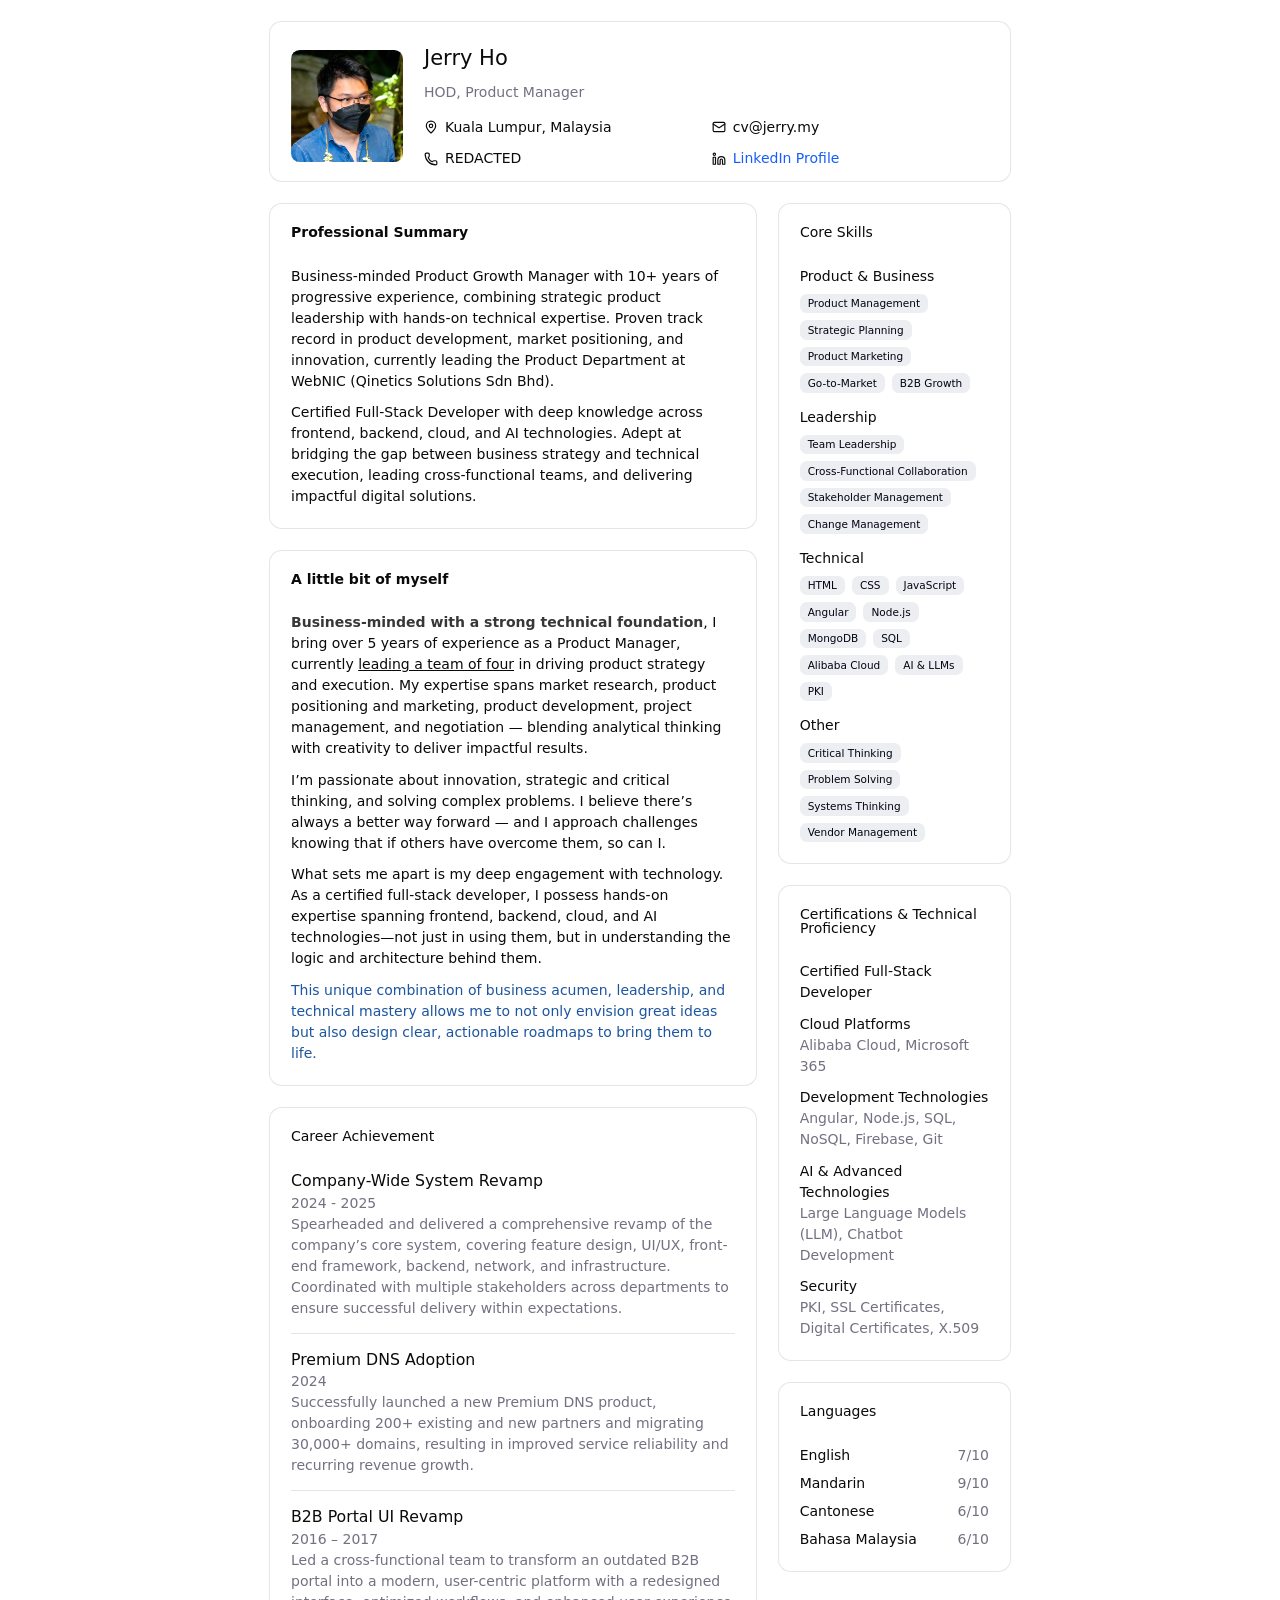
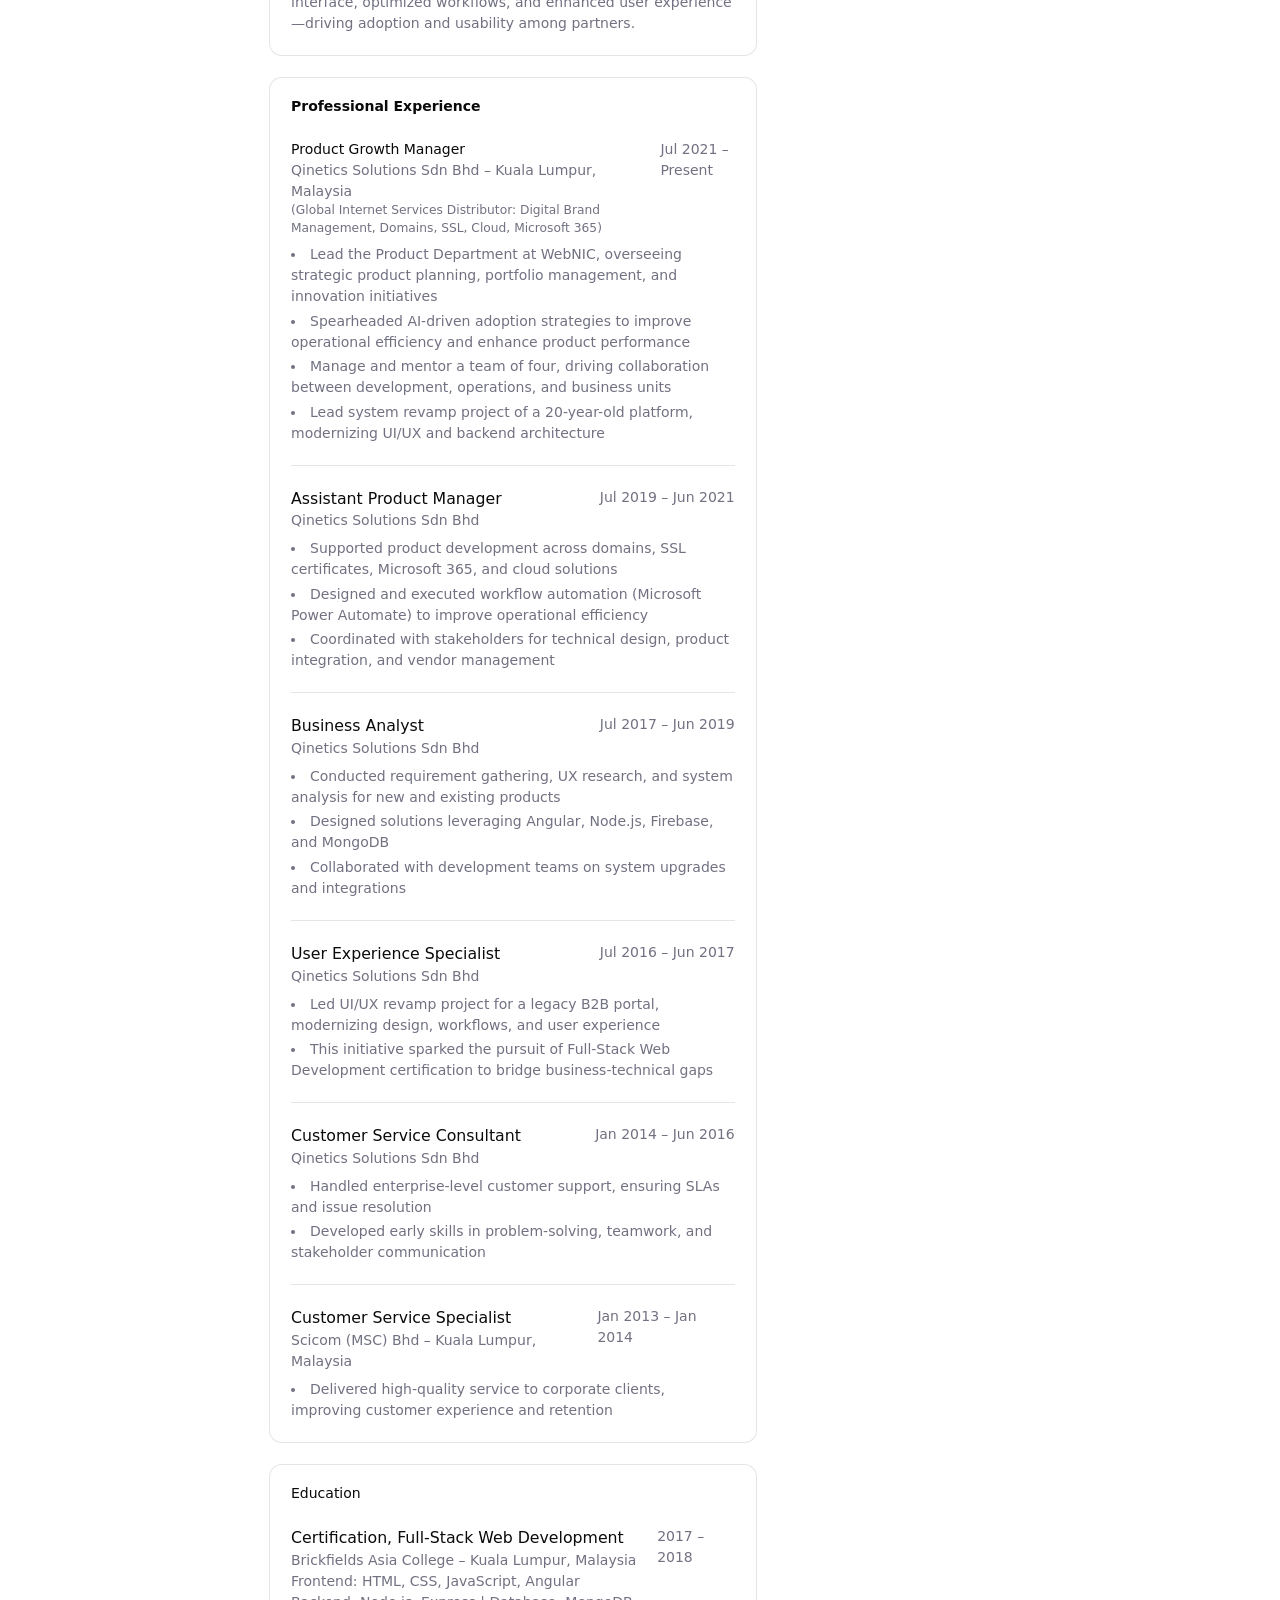
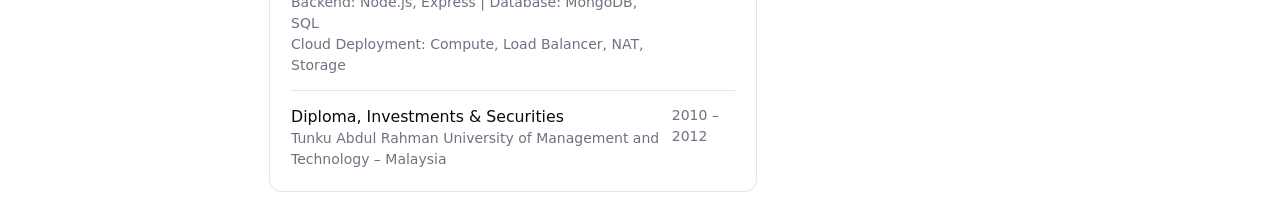
<file: cv.html>
<html>

<head>
    <style id="reset-css">
        @layer figreset, figoverridable, reset, theme, base, figutils, components, utilities;

        @layer figreset {
            :root {
                --100dvw: 100vw;
                --100dvh: 100vh;
                --banner-height: 48px;
                --full-height-with-banner: calc(100dvh - var(--banner-height));
                font-synthesis: none;
                text-align: left
            }

            @supports (width:100dvw) {
                :root {
                    --100dvw: 100dvw;
                    --100dvh: 100dvh
                }
            }
        }

        .wrapper-with-banner .min-h-screen {
            min-height: var(--full-height-with-banner)
        }

        .wrapper-with-banner .h-screen {
            height: var(--full-height-with-banner)
        }
    </style>
    <meta name="color-scheme" content="light dark">
    <style>
        /*! tailwindcss v4.1.3 | MIT License | https://tailwindcss.com */
        @layer properties {
            @supports (((-webkit-hyphens: none)) and (not (margin-trim: inline))) or ((-moz-orient: inline) and (not (color: rgb(from red r g b)))) {

                *,
                :before,
                :after,
                ::backdrop {
                    --tw-translate-x: 0;
                    --tw-translate-y: 0;
                    --tw-translate-z: 0;
                    --tw-rotate-x: rotateX(0);
                    --tw-rotate-y: rotateY(0);
                    --tw-rotate-z: rotateZ(0);
                    --tw-skew-x: skewX(0);
                    --tw-skew-y: skewY(0);
                    --tw-space-y-reverse: 0;
                    --tw-space-x-reverse: 0;
                    --tw-border-style: solid;
                    --tw-leading: initial;
                    --tw-font-weight: initial;
                    --tw-tracking: initial;
                    --tw-ordinal: initial;
                    --tw-slashed-zero: initial;
                    --tw-numeric-figure: initial;
                    --tw-numeric-spacing: initial;
                    --tw-numeric-fraction: initial;
                    --tw-shadow: 0 0 #0000;
                    --tw-shadow-color: initial;
                    --tw-shadow-alpha: 100%;
                    --tw-inset-shadow: 0 0 #0000;
                    --tw-inset-shadow-color: initial;
                    --tw-inset-shadow-alpha: 100%;
                    --tw-ring-color: initial;
                    --tw-ring-shadow: 0 0 #0000;
                    --tw-inset-ring-color: initial;
                    --tw-inset-ring-shadow: 0 0 #0000;
                    --tw-ring-inset: initial;
                    --tw-ring-offset-width: 0px;
                    --tw-ring-offset-color: #fff;
                    --tw-ring-offset-shadow: 0 0 #0000;
                    --tw-outline-style: solid;
                    --tw-blur: initial;
                    --tw-brightness: initial;
                    --tw-contrast: initial;
                    --tw-grayscale: initial;
                    --tw-hue-rotate: initial;
                    --tw-invert: initial;
                    --tw-opacity: initial;
                    --tw-saturate: initial;
                    --tw-sepia: initial;
                    --tw-drop-shadow: initial;
                    --tw-drop-shadow-color: initial;
                    --tw-drop-shadow-alpha: 100%;
                    --tw-drop-shadow-size: initial;
                    --tw-duration: initial;
                    --tw-ease: initial;
                    --tw-content: "";
                }
            }
        }

        @layer theme {

            :root,
            :host {
                --font-sans: ui-sans-serif, system-ui, sans-serif, "Apple Color Emoji", "Segoe UI Emoji", "Segoe UI Symbol", "Noto Color Emoji";
                --font-mono: ui-monospace, SFMono-Regular, Menlo, Monaco, Consolas, "Liberation Mono", "Courier New", monospace;
                --color-blue-600: oklch(.546 .245 262.881);
                --color-gray-100: oklch(.967 .003 264.542);
                --color-black: #000;
                --color-white: #fff;
                --spacing: .25rem;
                --container-sm: 24rem;
                --container-lg: 32rem;
                --container-4xl: 56rem;
                --text-xs: .75rem;
                --text-xs--line-height: calc(1 / .75);
                --text-sm: .875rem;
                --text-sm--line-height: calc(1.25 / .875);
                --text-base: 1rem;
                --text-base--line-height: calc(1.5 / 1);
                --text-lg: 1.125rem;
                --text-lg--line-height: calc(1.75 / 1.125);
                --text-xl: 1.25rem;
                --text-2xl: 1.5rem;
                --font-weight-normal: 400;
                --font-weight-medium: 500;
                --font-weight-semibold: 600;
                --tracking-tight: -.025em;
                --tracking-widest: .1em;
                --leading-relaxed: 1.625;
                --radius-xs: .125rem;
                --ease-in-out: cubic-bezier(.4, 0, .2, 1);
                --animate-pulse: pulse 2s cubic-bezier(.4, 0, .6, 1) infinite;
                --aspect-video: 16 / 9;
                --default-transition-duration: .15s;
                --default-transition-timing-function: cubic-bezier(.4, 0, .2, 1);
                --default-font-family: var(--font-sans);
                --default-font-feature-settings: var(--font-sans--font-feature-settings);
                --default-font-variation-settings: var(--font-sans--font-variation-settings);
                --default-mono-font-family: var(--font-mono);
                --default-mono-font-feature-settings: var(--font-mono--font-feature-settings);
                --default-mono-font-variation-settings: var(--font-mono--font-variation-settings);
                --color-border: var(--border);
            }
        }

        @layer base {

            *,
            :after,
            :before,
            ::backdrop {
                box-sizing: border-box;
                border: 0 solid;
                margin: 0;
                padding: 0;
            }

            ::file-selector-button {
                box-sizing: border-box;
                border: 0 solid;
                margin: 0;
                padding: 0;
            }

            html,
            :host {
                -webkit-text-size-adjust: 100%;
                tab-size: 4;
                line-height: 1.5;
                font-family: var(--default-font-family, ui-sans-serif, system-ui, sans-serif, "Apple Color Emoji", "Segoe UI Emoji", "Segoe UI Symbol", "Noto Color Emoji");
                font-feature-settings: var(--default-font-feature-settings, normal);
                font-variation-settings: var(--default-font-variation-settings, normal);
                -webkit-tap-highlight-color: transparent;
            }

            body {
                line-height: inherit;
            }

            hr {
                height: 0;
                color: inherit;
                border-top-width: 1px;
            }

            abbr:where([title]) {
                -webkit-text-decoration: underline dotted;
                text-decoration: underline dotted;
            }

            h1,
            h2,
            h3,
            h4,
            h5,
            h6 {
                font-size: inherit;
                font-weight: inherit;
            }

            a {
                color: inherit;
                -webkit-text-decoration: inherit;
                -webkit-text-decoration: inherit;
                text-decoration: inherit;
            }

            b,
            strong {
                font-weight: bolder;
            }

            code,
            kbd,
            samp,
            pre {
                font-family: var(--default-mono-font-family, ui-monospace, SFMono-Regular, Menlo, Monaco, Consolas, "Liberation Mono", "Courier New", monospace);
                font-feature-settings: var(--default-mono-font-feature-settings, normal);
                font-variation-settings: var(--default-mono-font-variation-settings, normal);
                font-size: 1em;
            }

            small {
                font-size: 80%;
            }

            sub,
            sup {
                vertical-align: baseline;
                font-size: 75%;
                line-height: 0;
                position: relative;
            }

            sub {
                bottom: -.25em;
            }

            sup {
                top: -.5em;
            }

            table {
                text-indent: 0;
                border-color: inherit;
                border-collapse: collapse;
            }

            :-moz-focusring {
                outline: auto;
            }

            progress {
                vertical-align: baseline;
            }

            summary {
                display: list-item;
            }

            ol,
            ul,
            menu {
                list-style: none;
            }

            img,
            svg,
            video,
            canvas,
            audio,
            iframe,
            embed,
            object {
                vertical-align: middle;
                display: block;
            }

            img,
            video {
                max-width: 100%;
                height: auto;
            }

            button,
            input,
            select,
            optgroup,
            textarea {
                font: inherit;
                font-feature-settings: inherit;
                font-variation-settings: inherit;
                letter-spacing: inherit;
                color: inherit;
                opacity: 1;
                background-color: #0000;
                border-radius: 0;
            }

            ::file-selector-button {
                font: inherit;
                font-feature-settings: inherit;
                font-variation-settings: inherit;
                letter-spacing: inherit;
                color: inherit;
                opacity: 1;
                background-color: #0000;
                border-radius: 0;
            }

            :where(select:is([multiple], [size])) optgroup {
                font-weight: bolder;
            }

            :where(select:is([multiple], [size])) optgroup option {
                padding-inline-start: 20px;
            }

            ::file-selector-button {
                margin-inline-end: 4px;
            }

            ::placeholder {
                opacity: 1;
                color: currentColor;
            }

            @supports (color: color-mix(in lab, red, red)) {
                ::placeholder {
                    color: color-mix(in oklab, currentColor 50%, transparent);
                }
            }

            textarea {
                resize: vertical;
            }

            ::-webkit-search-decoration {
                -webkit-appearance: none;
            }

            ::-webkit-date-and-time-value {
                min-height: 1lh;
                text-align: inherit;
            }

            ::-webkit-datetime-edit {
                display: inline-flex;
            }

            ::-webkit-datetime-edit-fields-wrapper {
                padding: 0;
            }

            ::-webkit-datetime-edit {
                padding-block: 0;
            }

            ::-webkit-datetime-edit-year-field {
                padding-block: 0;
            }

            ::-webkit-datetime-edit-month-field {
                padding-block: 0;
            }

            ::-webkit-datetime-edit-day-field {
                padding-block: 0;
            }

            ::-webkit-datetime-edit-hour-field {
                padding-block: 0;
            }

            ::-webkit-datetime-edit-minute-field {
                padding-block: 0;
            }

            ::-webkit-datetime-edit-second-field {
                padding-block: 0;
            }

            ::-webkit-datetime-edit-millisecond-field {
                padding-block: 0;
            }

            ::-webkit-datetime-edit-meridiem-field {
                padding-block: 0;
            }

            :-moz-ui-invalid {
                box-shadow: none;
            }

            button,
            input:where([type="button"], [type="reset"], [type="submit"]) {
                appearance: button;
            }

            ::file-selector-button {
                appearance: button;
            }

            ::-webkit-inner-spin-button {
                height: auto;
            }

            ::-webkit-outer-spin-button {
                height: auto;
            }

            [hidden]:where(:not([hidden="until-found"])) {
                display: none !important;
            }

            * {
                border-color: var(--border);
                outline-color: var(--ring);
            }

            @supports (color: color-mix(in lab, red, red)) {
                * {
                    outline-color: color-mix(in oklab, var(--ring) 50%, transparent);
                }
            }

            * {
                border-color: var(--border);
                outline-color: var(--ring);
            }

            @supports (color: color-mix(in lab, red, red)) {
                * {
                    outline-color: color-mix(in oklab, var(--ring) 50%, transparent);
                }
            }

            body {
                background-color: var(--background);
                color: var(--foreground);
            }

            :where(:not(:has([class*=" text-"]), :not(:has([class^="text-"])))) h1 {
                font-size: var(--text-2xl);
                font-weight: var(--font-weight-medium);
                line-height: 1.5;
            }

            :where(:not(:has([class*=" text-"]), :not(:has([class^="text-"])))) h2 {
                font-size: var(--text-xl);
                font-weight: var(--font-weight-medium);
                line-height: 1.5;
            }

            :where(:not(:has([class*=" text-"]), :not(:has([class^="text-"])))) h3 {
                font-size: var(--text-lg);
                font-weight: var(--font-weight-medium);
                line-height: 1.5;
            }

            :where(:not(:has([class*=" text-"]), :not(:has([class^="text-"])))) h4 {
                font-size: var(--text-base);
                font-weight: var(--font-weight-medium);
                line-height: 1.5;
            }

            :where(:not(:has([class*=" text-"]), :not(:has([class^="text-"])))) p {
                font-size: var(--text-base);
                font-weight: var(--font-weight-normal);
                line-height: 1.5;
            }

            :where(:not(:has([class*=" text-"]), :not(:has([class^="text-"])))) label,
            :where(:not(:has([class*=" text-"]), :not(:has([class^="text-"])))) button {
                font-size: var(--text-base);
                font-weight: var(--font-weight-medium);
                line-height: 1.5;
            }

            :where(:not(:has([class*=" text-"]), :not(:has([class^="text-"])))) input {
                font-size: var(--text-base);
                font-weight: var(--font-weight-normal);
                line-height: 1.5;
            }
        }

        @layer utilities {
            .\@container\/card-header {
                container: card-header / inline-size;
            }

            .pointer-events-none {
                pointer-events: none;
            }

            .invisible {
                visibility: hidden;
            }

            .visible {
                visibility: visible;
            }

            .sr-only {
                clip: rect(0, 0, 0, 0);
                white-space: nowrap;
                border-width: 0;
                width: 1px;
                height: 1px;
                margin: -1px;
                padding: 0;
                position: absolute;
                overflow: hidden;
            }

            .absolute {
                position: absolute;
            }

            .fixed {
                position: fixed;
            }

            .relative {
                position: relative;
            }

            .inset-0 {
                inset: calc(var(--spacing) * 0);
            }

            .inset-x-0 {
                inset-inline: calc(var(--spacing) * 0);
            }

            .inset-y-0 {
                inset-block: calc(var(--spacing) * 0);
            }

            .-top-12 {
                top: calc(var(--spacing) * -12);
            }

            .top-0 {
                top: calc(var(--spacing) * 0);
            }

            .top-1\.5 {
                top: calc(var(--spacing) * 1.5);
            }

            .top-1\/2 {
                top: 50%;
            }

            .top-3\.5 {
                top: calc(var(--spacing) * 3.5);
            }

            .top-4 {
                top: calc(var(--spacing) * 4);
            }

            .top-\[1px\] {
                top: 1px;
            }

            .top-\[50\%\] {
                top: 50%;
            }

            .top-\[60\%\] {
                top: 60%;
            }

            .top-full {
                top: 100%;
            }

            .-right-12 {
                right: calc(var(--spacing) * -12);
            }

            .right-0 {
                right: calc(var(--spacing) * 0);
            }

            .right-1 {
                right: calc(var(--spacing) * 1);
            }

            .right-2 {
                right: calc(var(--spacing) * 2);
            }

            .right-3 {
                right: calc(var(--spacing) * 3);
            }

            .right-4 {
                right: calc(var(--spacing) * 4);
            }

            .-bottom-12 {
                bottom: calc(var(--spacing) * -12);
            }

            .bottom-0 {
                bottom: calc(var(--spacing) * 0);
            }

            .-left-12 {
                left: calc(var(--spacing) * -12);
            }

            .left-0 {
                left: calc(var(--spacing) * 0);
            }

            .left-1 {
                left: calc(var(--spacing) * 1);
            }

            .left-1\/2 {
                left: 50%;
            }

            .left-2 {
                left: calc(var(--spacing) * 2);
            }

            .left-\[50\%\] {
                left: 50%;
            }

            .isolate {
                isolation: isolate;
            }

            .z-10 {
                z-index: 10;
            }

            .z-20 {
                z-index: 20;
            }

            .z-50 {
                z-index: 50;
            }

            .z-\[1\] {
                z-index: 1;
            }

            .col-start-2 {
                grid-column-start: 2;
            }

            .row-span-2 {
                grid-row: span 2 / span 2;
            }

            .row-start-1 {
                grid-row-start: 1;
            }

            .-mx-1 {
                margin-inline: calc(var(--spacing) * -1);
            }

            .mx-2 {
                margin-inline: calc(var(--spacing) * 2);
            }

            .mx-3\.5 {
                margin-inline: calc(var(--spacing) * 3.5);
            }

            .mx-auto {
                margin-inline: auto;
            }

            .my-0\.5 {
                margin-block: calc(var(--spacing) * .5);
            }

            .my-1 {
                margin-block: calc(var(--spacing) * 1);
            }

            .-mt-4 {
                margin-top: calc(var(--spacing) * -4);
            }

            .mt-1\.5 {
                margin-top: calc(var(--spacing) * 1.5);
            }

            .mt-2 {
                margin-top: calc(var(--spacing) * 2);
            }

            .mt-3 {
                margin-top: calc(var(--spacing) * 3);
            }

            .mt-4 {
                margin-top: calc(var(--spacing) * 4);
            }

            .mt-auto {
                margin-top: auto;
            }

            .mb-2 {
                margin-bottom: calc(var(--spacing) * 2);
            }

            .mb-4 {
                margin-bottom: calc(var(--spacing) * 4);
            }

            .mb-6 {
                margin-bottom: calc(var(--spacing) * 6);
            }

            .-ml-4 {
                margin-left: calc(var(--spacing) * -4);
            }

            .ml-1 {
                margin-left: calc(var(--spacing) * 1);
            }

            .ml-auto {
                margin-left: auto;
            }

            .line-clamp-1 {
                -webkit-line-clamp: 1;
                -webkit-box-orient: vertical;
                display: -webkit-box;
                overflow: hidden;
            }

            .block {
                display: block;
            }

            .flex {
                display: flex;
            }

            .grid {
                display: grid;
            }

            .hidden {
                display: none;
            }

            .inline-block {
                display: inline-block;
            }

            .inline-flex {
                display: inline-flex;
            }

            .table {
                display: table;
            }

            .table-caption {
                display: table-caption;
            }

            .table-cell {
                display: table-cell;
            }

            .table-row {
                display: table-row;
            }

            .field-sizing-content {
                field-sizing: content;
            }

            .aspect-square {
                aspect-ratio: 1;
            }

            .aspect-video {
                aspect-ratio: var(--aspect-video);
            }

            .size-2 {
                width: calc(var(--spacing) * 2);
                height: calc(var(--spacing) * 2);
            }

            .size-2\.5 {
                width: calc(var(--spacing) * 2.5);
                height: calc(var(--spacing) * 2.5);
            }

            .size-3 {
                width: calc(var(--spacing) * 3);
                height: calc(var(--spacing) * 3);
            }

            .size-3\.5 {
                width: calc(var(--spacing) * 3.5);
                height: calc(var(--spacing) * 3.5);
            }

            .size-4 {
                width: calc(var(--spacing) * 4);
                height: calc(var(--spacing) * 4);
            }

            .size-7 {
                width: calc(var(--spacing) * 7);
                height: calc(var(--spacing) * 7);
            }

            .size-8 {
                width: calc(var(--spacing) * 8);
                height: calc(var(--spacing) * 8);
            }

            .size-9 {
                width: calc(var(--spacing) * 9);
                height: calc(var(--spacing) * 9);
            }

            .size-10 {
                width: calc(var(--spacing) * 10);
                height: calc(var(--spacing) * 10);
            }

            .size-full {
                width: 100%;
                height: 100%;
            }

            .h-1\.5 {
                height: calc(var(--spacing) * 1.5);
            }

            .h-2 {
                height: calc(var(--spacing) * 2);
            }

            .h-2\.5 {
                height: calc(var(--spacing) * 2.5);
            }

            .h-4 {
                height: calc(var(--spacing) * 4);
            }

            .h-5 {
                height: calc(var(--spacing) * 5);
            }

            .h-7 {
                height: calc(var(--spacing) * 7);
            }

            .h-8 {
                height: calc(var(--spacing) * 8);
            }

            .h-9 {
                height: calc(var(--spacing) * 9);
            }

            .h-10 {
                height: calc(var(--spacing) * 10);
            }

            .h-12 {
                height: calc(var(--spacing) * 12);
            }

            .h-32 {
                height: calc(var(--spacing) * 32);
            }

            .h-\[1\.15rem\] {
                height: 1.15rem;
            }

            .h-\[calc\(100\%-1px\)\] {
                height: calc(100% - 1px);
            }

            .h-\[var\(--radix-navigation-menu-viewport-height\)\] {
                height: var(--radix-navigation-menu-viewport-height);
            }

            .h-\[var\(--radix-select-trigger-height\)\] {
                height: var(--radix-select-trigger-height);
            }

            .h-auto {
                height: auto;
            }

            .h-full {
                height: 100%;
            }

            .h-px {
                height: 1px;
            }

            .h-svh {
                height: 100svh;
            }

            .max-h-\(--radix-context-menu-content-available-height\) {
                max-height: var(--radix-context-menu-content-available-height);
            }

            .max-h-\(--radix-dropdown-menu-content-available-height\) {
                max-height: var(--radix-dropdown-menu-content-available-height);
            }

            .max-h-\(--radix-select-content-available-height\) {
                max-height: var(--radix-select-content-available-height);
            }

            .max-h-\[300px\] {
                max-height: 300px;
            }

            .min-h-0 {
                min-height: calc(var(--spacing) * 0);
            }

            .min-h-4 {
                min-height: calc(var(--spacing) * 4);
            }

            .min-h-16 {
                min-height: calc(var(--spacing) * 16);
            }

            .min-h-screen {
                min-height: 100vh;
            }

            .min-h-svh {
                min-height: 100svh;
            }

            .w-\(--sidebar-width\) {
                width: var(--sidebar-width);
            }

            .w-0 {
                width: calc(var(--spacing) * 0);
            }

            .w-1 {
                width: calc(var(--spacing) * 1);
            }

            .w-2 {
                width: calc(var(--spacing) * 2);
            }

            .w-2\.5 {
                width: calc(var(--spacing) * 2.5);
            }

            .w-3 {
                width: calc(var(--spacing) * 3);
            }

            .w-3\/4 {
                width: 75%;
            }

            .w-4 {
                width: calc(var(--spacing) * 4);
            }

            .w-5 {
                width: calc(var(--spacing) * 5);
            }

            .w-8 {
                width: calc(var(--spacing) * 8);
            }

            .w-9 {
                width: calc(var(--spacing) * 9);
            }

            .w-32 {
                width: calc(var(--spacing) * 32);
            }

            .w-64 {
                width: calc(var(--spacing) * 64);
            }

            .w-72 {
                width: calc(var(--spacing) * 72);
            }

            .w-\[100px\] {
                width: 100px;
            }

            .w-auto {
                width: auto;
            }

            .w-fit {
                width: fit-content;
            }

            .w-full {
                width: 100%;
            }

            .w-max {
                width: max-content;
            }

            .w-px {
                width: 1px;
            }

            .max-w-\(--skeleton-width\) {
                max-width: var(--skeleton-width);
            }

            .max-w-4xl {
                max-width: var(--container-4xl);
            }

            .max-w-\[calc\(100\%-2rem\)\] {
                max-width: calc(100% - 2rem);
            }

            .max-w-max {
                max-width: max-content;
            }

            .min-w-0 {
                min-width: calc(var(--spacing) * 0);
            }

            .min-w-5 {
                min-width: calc(var(--spacing) * 5);
            }

            .min-w-8 {
                min-width: calc(var(--spacing) * 8);
            }

            .min-w-9 {
                min-width: calc(var(--spacing) * 9);
            }

            .min-w-10 {
                min-width: calc(var(--spacing) * 10);
            }

            .min-w-\[8rem\] {
                min-width: 8rem;
            }

            .min-w-\[12rem\] {
                min-width: 12rem;
            }

            .min-w-\[var\(--radix-select-trigger-width\)\] {
                min-width: var(--radix-select-trigger-width);
            }

            .flex-1 {
                flex: 1;
            }

            .flex-shrink-0,
            .shrink-0 {
                flex-shrink: 0;
            }

            .grow {
                flex-grow: 1;
            }

            .grow-0 {
                flex-grow: 0;
            }

            .basis-full {
                flex-basis: 100%;
            }

            .caption-bottom {
                caption-side: bottom;
            }

            .border-collapse {
                border-collapse: collapse;
            }

            .origin-\(--radix-context-menu-content-transform-origin\) {
                transform-origin: var(--radix-context-menu-content-transform-origin);
            }

            .origin-\(--radix-dropdown-menu-content-transform-origin\) {
                transform-origin: var(--radix-dropdown-menu-content-transform-origin);
            }

            .origin-\(--radix-hover-card-content-transform-origin\) {
                transform-origin: var(--radix-hover-card-content-transform-origin);
            }

            .origin-\(--radix-menubar-content-transform-origin\) {
                transform-origin: var(--radix-menubar-content-transform-origin);
            }

            .origin-\(--radix-popover-content-transform-origin\) {
                transform-origin: var(--radix-popover-content-transform-origin);
            }

            .origin-\(--radix-select-content-transform-origin\) {
                transform-origin: var(--radix-select-content-transform-origin);
            }

            .origin-\(--radix-tooltip-content-transform-origin\) {
                transform-origin: var(--radix-tooltip-content-transform-origin);
            }

            .-translate-x-1\/2 {
                --tw-translate-x: calc(calc(1 / 2 * 100%) * -1);
                translate: var(--tw-translate-x) var(--tw-translate-y);
            }

            .-translate-x-px {
                --tw-translate-x: -1px;
                translate: var(--tw-translate-x) var(--tw-translate-y);
            }

            .translate-x-\[-50\%\] {
                --tw-translate-x: -50%;
                translate: var(--tw-translate-x) var(--tw-translate-y);
            }

            .translate-x-px {
                --tw-translate-x: 1px;
                translate: var(--tw-translate-x) var(--tw-translate-y);
            }

            .-translate-y-1\/2 {
                --tw-translate-y: calc(calc(1 / 2 * 100%) * -1);
                translate: var(--tw-translate-x) var(--tw-translate-y);
            }

            .translate-y-0\.5 {
                --tw-translate-y: calc(var(--spacing) * .5);
                translate: var(--tw-translate-x) var(--tw-translate-y);
            }

            .translate-y-\[-50\%\] {
                --tw-translate-y: -50%;
                translate: var(--tw-translate-x) var(--tw-translate-y);
            }

            .translate-y-\[calc\(-50\%_-_2px\)\] {
                --tw-translate-y: calc(-50% - 2px);
                translate: var(--tw-translate-x) var(--tw-translate-y);
            }

            .rotate-45 {
                rotate: 45deg;
            }

            .rotate-90 {
                rotate: 90deg;
            }

            .transform {
                transform: var(--tw-rotate-x) var(--tw-rotate-y) var(--tw-rotate-z) var(--tw-skew-x) var(--tw-skew-y);
            }

            .animate-caret-blink {
                animation: 1.25s ease-out infinite caret-blink;
            }

            .animate-in {
                animation: enter var(--tw-duration, .15s) var(--tw-ease, ease);
            }

            .animate-pulse {
                animation: var(--animate-pulse);
            }

            .cursor-default {
                cursor: default;
            }

            .touch-none {
                touch-action: none;
            }

            .resize-none {
                resize: none;
            }

            .scroll-my-1 {
                scroll-margin-block: calc(var(--spacing) * 1);
            }

            .scroll-py-1 {
                scroll-padding-block: calc(var(--spacing) * 1);
            }

            .list-inside {
                list-style-position: inside;
            }

            .list-disc {
                list-style-type: disc;
            }

            .list-none {
                list-style-type: none;
            }

            .auto-rows-min {
                grid-auto-rows: min-content;
            }

            .grid-cols-1 {
                grid-template-columns: repeat(1, minmax(0, 1fr));
            }

            .grid-cols-\[0_1fr\] {
                grid-template-columns: 0 1fr;
            }

            .grid-rows-\[auto_auto\] {
                grid-template-rows: auto auto;
            }

            .flex-col {
                flex-direction: column;
            }

            .flex-col-reverse {
                flex-direction: column-reverse;
            }

            .flex-row {
                flex-direction: row;
            }

            .flex-wrap {
                flex-wrap: wrap;
            }

            .items-center {
                align-items: center;
            }

            .items-end {
                align-items: flex-end;
            }

            .items-start {
                align-items: flex-start;
            }

            .items-stretch {
                align-items: stretch;
            }

            .justify-between {
                justify-content: space-between;
            }

            .justify-center {
                justify-content: center;
            }

            .justify-end {
                justify-content: flex-end;
            }

            .justify-items-start {
                justify-items: start;
            }

            .gap-1 {
                gap: calc(var(--spacing) * 1);
            }

            .gap-1\.5 {
                gap: calc(var(--spacing) * 1.5);
            }

            .gap-2 {
                gap: calc(var(--spacing) * 2);
            }

            .gap-3 {
                gap: calc(var(--spacing) * 3);
            }

            .gap-4 {
                gap: calc(var(--spacing) * 4);
            }

            .gap-6 {
                gap: calc(var(--spacing) * 6);
            }

            :where(.space-y-1 > :not(:last-child)) {
                --tw-space-y-reverse: 0;
                margin-block-start: calc(calc(var(--spacing) * 1) * var(--tw-space-y-reverse));
                margin-block-end: calc(calc(var(--spacing) * 1) * calc(1 - var(--tw-space-y-reverse)));
            }

            :where(.space-y-2 > :not(:last-child)) {
                --tw-space-y-reverse: 0;
                margin-block-start: calc(calc(var(--spacing) * 2) * var(--tw-space-y-reverse));
                margin-block-end: calc(calc(var(--spacing) * 2) * calc(1 - var(--tw-space-y-reverse)));
            }

            :where(.space-y-3 > :not(:last-child)) {
                --tw-space-y-reverse: 0;
                margin-block-start: calc(calc(var(--spacing) * 3) * var(--tw-space-y-reverse));
                margin-block-end: calc(calc(var(--spacing) * 3) * calc(1 - var(--tw-space-y-reverse)));
            }

            :where(.space-y-4 > :not(:last-child)) {
                --tw-space-y-reverse: 0;
                margin-block-start: calc(calc(var(--spacing) * 4) * var(--tw-space-y-reverse));
                margin-block-end: calc(calc(var(--spacing) * 4) * calc(1 - var(--tw-space-y-reverse)));
            }

            :where(.space-y-6 > :not(:last-child)) {
                --tw-space-y-reverse: 0;
                margin-block-start: calc(calc(var(--spacing) * 6) * var(--tw-space-y-reverse));
                margin-block-end: calc(calc(var(--spacing) * 6) * calc(1 - var(--tw-space-y-reverse)));
            }

            :where(.space-x-1 > :not(:last-child)) {
                --tw-space-x-reverse: 0;
                margin-inline-start: calc(calc(var(--spacing) * 1) * var(--tw-space-x-reverse));
                margin-inline-end: calc(calc(var(--spacing) * 1) * calc(1 - var(--tw-space-x-reverse)));
            }

            .gap-y-0\.5 {
                row-gap: calc(var(--spacing) * .5);
            }

            .self-start {
                align-self: flex-start;
            }

            .justify-self-end {
                justify-self: flex-end;
            }

            .overflow-auto {
                overflow: auto;
            }

            .overflow-hidden {
                overflow: hidden;
            }

            .overflow-x-auto {
                overflow-x: auto;
            }

            .overflow-x-hidden {
                overflow-x: hidden;
            }

            .overflow-y-auto {
                overflow-y: auto;
            }

            .rounded-\[2px\] {
                border-radius: 2px;
            }

            .rounded-\[4px\] {
                border-radius: 4px;
            }

            .rounded-\[inherit\] {
                border-radius: inherit;
            }

            .rounded-full {
                border-radius: 3.40282e38px;
            }

            .rounded-lg {
                border-radius: var(--radius);
            }

            .rounded-md {
                border-radius: calc(var(--radius) - 2px);
            }

            .rounded-none {
                border-radius: 0;
            }

            .rounded-sm {
                border-radius: calc(var(--radius) - 4px);
            }

            .rounded-xl {
                border-radius: calc(var(--radius) + 4px);
            }

            .rounded-xs {
                border-radius: var(--radius-xs);
            }

            .rounded-tl-sm {
                border-top-left-radius: calc(var(--radius) - 4px);
            }

            .border {
                border-style: var(--tw-border-style);
                border-width: 1px;
            }

            .border-\[1\.5px\] {
                border-style: var(--tw-border-style);
                border-width: 1.5px;
            }

            .border-y {
                border-block-style: var(--tw-border-style);
                border-block-width: 1px;
            }

            .border-t {
                border-top-style: var(--tw-border-style);
                border-top-width: 1px;
            }

            .border-r {
                border-right-style: var(--tw-border-style);
                border-right-width: 1px;
            }

            .border-b {
                border-bottom-style: var(--tw-border-style);
                border-bottom-width: 1px;
            }

            .border-l {
                border-left-style: var(--tw-border-style);
                border-left-width: 1px;
            }

            .border-dashed {
                --tw-border-style: dashed;
                border-style: dashed;
            }

            .border-\(--color-border\) {
                border-color: var(--color-border);
            }

            .border-border\/50 {
                border-color: var(--border);
            }

            @supports (color: color-mix(in lab, red, red)) {
                .border-border\/50 {
                    border-color: color-mix(in oklab, var(--border) 50%, transparent);
                }
            }

            .border-input {
                border-color: var(--input);
            }

            .border-primary {
                border-color: var(--primary);
            }

            .border-sidebar-border {
                border-color: var(--sidebar-border);
            }

            .border-transparent {
                border-color: #0000;
            }

            .border-t-transparent {
                border-top-color: #0000;
            }

            .border-l-transparent {
                border-left-color: #0000;
            }

            .bg-\(--color-bg\) {
                background-color: var(--color-bg);
            }

            .bg-accent {
                background-color: var(--accent);
            }

            .bg-background {
                background-color: var(--background);
            }

            .bg-black\/50 {
                background-color: #00000080;
            }

            @supports (color: color-mix(in lab, red, red)) {
                .bg-black\/50 {
                    background-color: color-mix(in oklab, var(--color-black) 50%, transparent);
                }
            }

            .bg-border {
                background-color: var(--border);
            }

            .bg-card {
                background-color: var(--card);
            }

            .bg-destructive {
                background-color: var(--destructive);
            }

            .bg-foreground {
                background-color: var(--foreground);
            }

            .bg-gray-100 {
                background-color: var(--color-gray-100);
            }

            .bg-input-background {
                background-color: var(--input-background);
            }

            .bg-muted {
                background-color: var(--muted);
            }

            .bg-muted\/50 {
                background-color: var(--muted);
            }

            @supports (color: color-mix(in lab, red, red)) {
                .bg-muted\/50 {
                    background-color: color-mix(in oklab, var(--muted) 50%, transparent);
                }
            }

            .bg-popover {
                background-color: var(--popover);
            }

            .bg-primary {
                background-color: var(--primary);
            }

            .bg-primary\/20 {
                background-color: var(--primary);
            }

            @supports (color: color-mix(in lab, red, red)) {
                .bg-primary\/20 {
                    background-color: color-mix(in oklab, var(--primary) 20%, transparent);
                }
            }

            .bg-secondary {
                background-color: var(--secondary);
            }

            .bg-sidebar {
                background-color: var(--sidebar);
            }

            .bg-sidebar-border {
                background-color: var(--sidebar-border);
            }

            .bg-transparent {
                background-color: #0000;
            }

            .fill-current {
                fill: currentColor;
            }

            .fill-primary {
                fill: var(--primary);
            }

            .object-cover {
                object-fit: cover;
            }

            .p-0 {
                padding: calc(var(--spacing) * 0);
            }

            .p-1 {
                padding: calc(var(--spacing) * 1);
            }

            .p-2 {
                padding: calc(var(--spacing) * 2);
            }

            .p-3 {
                padding: calc(var(--spacing) * 3);
            }

            .p-4 {
                padding: calc(var(--spacing) * 4);
            }

            .p-6 {
                padding: calc(var(--spacing) * 6);
            }

            .p-\[3px\] {
                padding: 3px;
            }

            .p-px {
                padding: 1px;
            }

            .px-1 {
                padding-inline: calc(var(--spacing) * 1);
            }

            .px-1\.5 {
                padding-inline: calc(var(--spacing) * 1.5);
            }

            .px-2 {
                padding-inline: calc(var(--spacing) * 2);
            }

            .px-2\.5 {
                padding-inline: calc(var(--spacing) * 2.5);
            }

            .px-3 {
                padding-inline: calc(var(--spacing) * 3);
            }

            .px-4 {
                padding-inline: calc(var(--spacing) * 4);
            }

            .px-6 {
                padding-inline: calc(var(--spacing) * 6);
            }

            .py-0\.5 {
                padding-block: calc(var(--spacing) * .5);
            }

            .py-1 {
                padding-block: calc(var(--spacing) * 1);
            }

            .py-1\.5 {
                padding-block: calc(var(--spacing) * 1.5);
            }

            .py-2 {
                padding-block: calc(var(--spacing) * 2);
            }

            .py-3 {
                padding-block: calc(var(--spacing) * 3);
            }

            .py-4 {
                padding-block: calc(var(--spacing) * 4);
            }

            .py-6 {
                padding-block: calc(var(--spacing) * 6);
            }

            .pt-0 {
                padding-top: calc(var(--spacing) * 0);
            }

            .pt-1 {
                padding-top: calc(var(--spacing) * 1);
            }

            .pt-3 {
                padding-top: calc(var(--spacing) * 3);
            }

            .pt-4 {
                padding-top: calc(var(--spacing) * 4);
            }

            .pt-6 {
                padding-top: calc(var(--spacing) * 6);
            }

            .pr-2 {
                padding-right: calc(var(--spacing) * 2);
            }

            .pr-2\.5 {
                padding-right: calc(var(--spacing) * 2.5);
            }

            .pr-8 {
                padding-right: calc(var(--spacing) * 8);
            }

            .pb-0 {
                padding-bottom: calc(var(--spacing) * 0);
            }

            .pb-2 {
                padding-bottom: calc(var(--spacing) * 2);
            }

            .pb-3 {
                padding-bottom: calc(var(--spacing) * 3);
            }

            .pb-4 {
                padding-bottom: calc(var(--spacing) * 4);
            }

            .pb-6 {
                padding-bottom: calc(var(--spacing) * 6);
            }

            .pl-2 {
                padding-left: calc(var(--spacing) * 2);
            }

            .pl-4 {
                padding-left: calc(var(--spacing) * 4);
            }

            .pl-8 {
                padding-left: calc(var(--spacing) * 8);
            }

            .text-center {
                text-align: center;
            }

            .text-left {
                text-align: left;
            }

            .align-middle {
                vertical-align: middle;
            }

            .font-mono {
                font-family: var(--font-mono);
            }

            .text-base {
                font-size: var(--text-base);
                line-height: var(--tw-leading, var(--text-base--line-height));
            }

            .text-lg {
                font-size: var(--text-lg);
                line-height: var(--tw-leading, var(--text-lg--line-height));
            }

            .text-sm {
                font-size: var(--text-sm);
                line-height: var(--tw-leading, var(--text-sm--line-height));
            }

            .text-xs {
                font-size: var(--text-xs);
                line-height: var(--tw-leading, var(--text-xs--line-height));
            }

            .text-\[0\.8rem\] {
                font-size: .8rem;
            }

            .leading-none {
                --tw-leading: 1;
                line-height: 1;
            }

            .font-medium {
                --tw-font-weight: var(--font-weight-medium);
                font-weight: var(--font-weight-medium);
            }

            .font-normal {
                --tw-font-weight: var(--font-weight-normal);
                font-weight: var(--font-weight-normal);
            }

            .font-semibold {
                --tw-font-weight: var(--font-weight-semibold);
                font-weight: var(--font-weight-semibold);
            }

            .tracking-tight {
                --tw-tracking: var(--tracking-tight);
                letter-spacing: var(--tracking-tight);
            }

            .tracking-widest {
                --tw-tracking: var(--tracking-widest);
                letter-spacing: var(--tracking-widest);
            }

            .text-balance {
                text-wrap: balance;
            }

            .break-words {
                overflow-wrap: break-word;
            }

            .whitespace-nowrap {
                white-space: nowrap;
            }

            .text-accent-foreground {
                color: var(--accent-foreground);
            }

            .text-blue-600 {
                color: var(--color-blue-600);
            }

            .text-card-foreground {
                color: var(--card-foreground);
            }

            .text-current {
                color: currentColor;
            }

            .text-destructive {
                color: var(--destructive);
            }

            .text-foreground {
                color: var(--foreground);
            }

            .text-muted-foreground {
                color: var(--muted-foreground);
            }

            .text-popover-foreground {
                color: var(--popover-foreground);
            }

            .text-primary {
                color: var(--primary);
            }

            .text-primary-foreground {
                color: var(--primary-foreground);
            }

            .text-secondary-foreground {
                color: var(--secondary-foreground);
            }

            .text-sidebar-foreground {
                color: var(--sidebar-foreground);
            }

            .text-sidebar-foreground\/70 {
                color: var(--sidebar-foreground);
            }

            @supports (color: color-mix(in lab, red, red)) {
                .text-sidebar-foreground\/70 {
                    color: color-mix(in oklab, var(--sidebar-foreground) 70%, transparent);
                }
            }

            .text-white {
                color: var(--color-white);
            }

            .italic {
                font-style: italic;
            }

            .tabular-nums {
                --tw-numeric-spacing: tabular-nums;
                font-variant-numeric: var(--tw-ordinal, ) var(--tw-slashed-zero, ) var(--tw-numeric-figure, ) var(--tw-numeric-spacing, ) var(--tw-numeric-fraction, );
            }

            .underline-offset-4 {
                text-underline-offset: 4px;
            }

            .opacity-50 {
                opacity: .5;
            }

            .opacity-70 {
                opacity: .7;
            }

            .shadow {
                --tw-shadow: 0 1px 3px 0 var(--tw-shadow-color, #0000001a), 0 1px 2px -1px var(--tw-shadow-color, #0000001a);
                box-shadow: var(--tw-inset-shadow), var(--tw-inset-ring-shadow), var(--tw-ring-offset-shadow), var(--tw-ring-shadow), var(--tw-shadow);
            }

            .shadow-\[0_0_0_1px_hsl\(var\(--sidebar-border\)\)\] {
                --tw-shadow: 0 0 0 1px var(--tw-shadow-color, hsl(var(--sidebar-border)));
                box-shadow: var(--tw-inset-shadow), var(--tw-inset-ring-shadow), var(--tw-ring-offset-shadow), var(--tw-ring-shadow), var(--tw-shadow);
            }

            .shadow-lg {
                --tw-shadow: 0 10px 15px -3px var(--tw-shadow-color, #0000001a), 0 4px 6px -4px var(--tw-shadow-color, #0000001a);
                box-shadow: var(--tw-inset-shadow), var(--tw-inset-ring-shadow), var(--tw-ring-offset-shadow), var(--tw-ring-shadow), var(--tw-shadow);
            }

            .shadow-md {
                --tw-shadow: 0 4px 6px -1px var(--tw-shadow-color, #0000001a), 0 2px 4px -2px var(--tw-shadow-color, #0000001a);
                box-shadow: var(--tw-inset-shadow), var(--tw-inset-ring-shadow), var(--tw-ring-offset-shadow), var(--tw-ring-shadow), var(--tw-shadow);
            }

            .shadow-none {
                --tw-shadow: 0 0 #0000;
                box-shadow: var(--tw-inset-shadow), var(--tw-inset-ring-shadow), var(--tw-ring-offset-shadow), var(--tw-ring-shadow), var(--tw-shadow);
            }

            .shadow-sm {
                --tw-shadow: 0 1px 3px 0 var(--tw-shadow-color, #0000001a), 0 1px 2px -1px var(--tw-shadow-color, #0000001a);
                box-shadow: var(--tw-inset-shadow), var(--tw-inset-ring-shadow), var(--tw-ring-offset-shadow), var(--tw-ring-shadow), var(--tw-shadow);
            }

            .shadow-xl {
                --tw-shadow: 0 20px 25px -5px var(--tw-shadow-color, #0000001a), 0 8px 10px -6px var(--tw-shadow-color, #0000001a);
                box-shadow: var(--tw-inset-shadow), var(--tw-inset-ring-shadow), var(--tw-ring-offset-shadow), var(--tw-ring-shadow), var(--tw-shadow);
            }

            .shadow-xs {
                --tw-shadow: 0 1px 2px 0 var(--tw-shadow-color, #0000000d);
                box-shadow: var(--tw-inset-shadow), var(--tw-inset-ring-shadow), var(--tw-ring-offset-shadow), var(--tw-ring-shadow), var(--tw-shadow);
            }

            .ring-0 {
                --tw-ring-shadow: var(--tw-ring-inset, ) 0 0 0 calc(0px + var(--tw-ring-offset-width)) var(--tw-ring-color, currentcolor);
                box-shadow: var(--tw-inset-shadow), var(--tw-inset-ring-shadow), var(--tw-ring-offset-shadow), var(--tw-ring-shadow), var(--tw-shadow);
            }

            .ring-ring\/50 {
                --tw-ring-color: var(--ring);
            }

            @supports (color: color-mix(in lab, red, red)) {
                .ring-ring\/50 {
                    --tw-ring-color: color-mix(in oklab, var(--ring) 50%, transparent);
                }
            }

            .ring-sidebar-ring {
                --tw-ring-color: var(--sidebar-ring);
            }

            .ring-offset-background {
                --tw-ring-offset-color: var(--background);
            }

            .outline-hidden {
                --tw-outline-style: none;
                outline-style: none;
            }

            @media (forced-colors: active) {
                .outline-hidden {
                    outline-offset: 2px;
                    outline: 2px solid #0000;
                }
            }

            .outline {
                outline-style: var(--tw-outline-style);
                outline-width: 1px;
            }

            .filter {
                filter: var(--tw-blur, ) var(--tw-brightness, ) var(--tw-contrast, ) var(--tw-grayscale, ) var(--tw-hue-rotate, ) var(--tw-invert, ) var(--tw-saturate, ) var(--tw-sepia, ) var(--tw-drop-shadow, );
            }

            .transition {
                transition-property: color, background-color, border-color, outline-color, text-decoration-color, fill, stroke, --tw-gradient-from, --tw-gradient-via, --tw-gradient-to, opacity, box-shadow, transform, translate, scale, rotate, filter, -webkit-backdrop-filter, backdrop-filter;
                transition-timing-function: var(--tw-ease, var(--default-transition-timing-function));
                transition-duration: var(--tw-duration, var(--default-transition-duration));
            }

            .transition-\[color\,box-shadow\] {
                transition-property: color, box-shadow;
                transition-timing-function: var(--tw-ease, var(--default-transition-timing-function));
                transition-duration: var(--tw-duration, var(--default-transition-duration));
            }

            .transition-\[left\,right\,width\] {
                transition-property: left, right, width;
                transition-timing-function: var(--tw-ease, var(--default-transition-timing-function));
                transition-duration: var(--tw-duration, var(--default-transition-duration));
            }

            .transition-\[margin\,opacity\] {
                transition-property: margin, opacity;
                transition-timing-function: var(--tw-ease, var(--default-transition-timing-function));
                transition-duration: var(--tw-duration, var(--default-transition-duration));
            }

            .transition-\[width\,height\,padding\] {
                transition-property: width, height, padding;
                transition-timing-function: var(--tw-ease, var(--default-transition-timing-function));
                transition-duration: var(--tw-duration, var(--default-transition-duration));
            }

            .transition-\[width\] {
                transition-property: width;
                transition-timing-function: var(--tw-ease, var(--default-transition-timing-function));
                transition-duration: var(--tw-duration, var(--default-transition-duration));
            }

            .transition-all {
                transition-property: all;
                transition-timing-function: var(--tw-ease, var(--default-transition-timing-function));
                transition-duration: var(--tw-duration, var(--default-transition-duration));
            }

            .transition-colors {
                transition-property: color, background-color, border-color, outline-color, text-decoration-color, fill, stroke, --tw-gradient-from, --tw-gradient-via, --tw-gradient-to;
                transition-timing-function: var(--tw-ease, var(--default-transition-timing-function));
                transition-duration: var(--tw-duration, var(--default-transition-duration));
            }

            .transition-opacity {
                transition-property: opacity;
                transition-timing-function: var(--tw-ease, var(--default-transition-timing-function));
                transition-duration: var(--tw-duration, var(--default-transition-duration));
            }

            .transition-shadow {
                transition-property: box-shadow;
                transition-timing-function: var(--tw-ease, var(--default-transition-timing-function));
                transition-duration: var(--tw-duration, var(--default-transition-duration));
            }

            .transition-transform {
                transition-property: transform, translate, scale, rotate;
                transition-timing-function: var(--tw-ease, var(--default-transition-timing-function));
                transition-duration: var(--tw-duration, var(--default-transition-duration));
            }

            .transition-none {
                transition-property: none;
            }

            .duration-200 {
                --tw-duration: .2s;
                transition-duration: .2s;
            }

            .duration-300 {
                --tw-duration: .3s;
                transition-duration: .3s;
            }

            .duration-1000 {
                --tw-duration: 1s;
                transition-duration: 1s;
            }

            .ease-in-out {
                --tw-ease: var(--ease-in-out);
                transition-timing-function: var(--ease-in-out);
            }

            .ease-linear {
                --tw-ease: linear;
                transition-timing-function: linear;
            }

            .outline-none {
                --tw-outline-style: none;
                outline-style: none;
            }

            .select-none {
                -webkit-user-select: none;
                user-select: none;
            }

            .fade-in-0 {
                --tw-enter-opacity: 0;
            }

            .zoom-in-95 {
                --tw-enter-scale: .95;
            }

            .group-focus-within\/menu-item\:opacity-100:is(:where(.group\/menu-item):focus-within *) {
                opacity: 1;
            }

            @media (hover: hover) {
                .group-hover\/menu-item\:opacity-100:is(:where(.group\/menu-item):hover *) {
                    opacity: 1;
                }
            }

            .group-has-data-\[sidebar\=menu-action\]\/menu-item\:pr-8:is(:where(.group\/menu-item):has([data-sidebar="menu-action"]) *) {
                padding-right: calc(var(--spacing) * 8);
            }

            .group-data-\[collapsible\=icon\]\:-mt-8:is(:where(.group)[data-collapsible="icon"] *) {
                margin-top: calc(var(--spacing) * -8);
            }

            .group-data-\[collapsible\=icon\]\:hidden:is(:where(.group)[data-collapsible="icon"] *) {
                display: none;
            }

            .group-data-\[collapsible\=icon\]\:size-8\!:is(:where(.group)[data-collapsible="icon"] *) {
                width: calc(var(--spacing) * 8) !important;
                height: calc(var(--spacing) * 8) !important;
            }

            .group-data-\[collapsible\=icon\]\:w-\(--sidebar-width-icon\):is(:where(.group)[data-collapsible="icon"] *) {
                width: var(--sidebar-width-icon);
            }

            .group-data-\[collapsible\=icon\]\:w-\[calc\(var\(--sidebar-width-icon\)\+\(--spacing\(4\)\)\)\]:is(:where(.group)[data-collapsible="icon"] *) {
                width: calc(var(--sidebar-width-icon) + (calc(var(--spacing) * 4)));
            }

            .group-data-\[collapsible\=icon\]\:w-\[calc\(var\(--sidebar-width-icon\)\+\(--spacing\(4\)\)\+2px\)\]:is(:where(.group)[data-collapsible="icon"] *) {
                width: calc(var(--sidebar-width-icon) + (calc(var(--spacing) * 4)) + 2px);
            }

            .group-data-\[collapsible\=icon\]\:overflow-hidden:is(:where(.group)[data-collapsible="icon"] *) {
                overflow: hidden;
            }

            .group-data-\[collapsible\=icon\]\:p-0\!:is(:where(.group)[data-collapsible="icon"] *) {
                padding: calc(var(--spacing) * 0) !important;
            }

            .group-data-\[collapsible\=icon\]\:p-2\!:is(:where(.group)[data-collapsible="icon"] *) {
                padding: calc(var(--spacing) * 2) !important;
            }

            .group-data-\[collapsible\=icon\]\:opacity-0:is(:where(.group)[data-collapsible="icon"] *) {
                opacity: 0;
            }

            .group-data-\[collapsible\=offcanvas\]\:right-\[calc\(var\(--sidebar-width\)\*-1\)\]:is(:where(.group)[data-collapsible="offcanvas"] *) {
                right: calc(var(--sidebar-width) * -1);
            }

            .group-data-\[collapsible\=offcanvas\]\:left-\[calc\(var\(--sidebar-width\)\*-1\)\]:is(:where(.group)[data-collapsible="offcanvas"] *) {
                left: calc(var(--sidebar-width) * -1);
            }

            .group-data-\[collapsible\=offcanvas\]\:w-0:is(:where(.group)[data-collapsible="offcanvas"] *) {
                width: calc(var(--spacing) * 0);
            }

            .group-data-\[collapsible\=offcanvas\]\:translate-x-0:is(:where(.group)[data-collapsible="offcanvas"] *) {
                --tw-translate-x: calc(var(--spacing) * 0);
                translate: var(--tw-translate-x) var(--tw-translate-y);
            }

            .group-data-\[disabled\=true\]\:pointer-events-none:is(:where(.group)[data-disabled="true"] *) {
                pointer-events: none;
            }

            .group-data-\[disabled\=true\]\:opacity-50:is(:where(.group)[data-disabled="true"] *) {
                opacity: .5;
            }

            .group-data-\[side\=left\]\:-right-4:is(:where(.group)[data-side="left"] *) {
                right: calc(var(--spacing) * -4);
            }

            .group-data-\[side\=left\]\:border-r:is(:where(.group)[data-side="left"] *) {
                border-right-style: var(--tw-border-style);
                border-right-width: 1px;
            }

            .group-data-\[side\=right\]\:left-0:is(:where(.group)[data-side="right"] *) {
                left: calc(var(--spacing) * 0);
            }

            .group-data-\[side\=right\]\:rotate-180:is(:where(.group)[data-side="right"] *) {
                rotate: 180deg;
            }

            .group-data-\[side\=right\]\:border-l:is(:where(.group)[data-side="right"] *) {
                border-left-style: var(--tw-border-style);
                border-left-width: 1px;
            }

            .group-data-\[state\=open\]\:rotate-180:is(:where(.group)[data-state="open"] *) {
                rotate: 180deg;
            }

            .group-data-\[variant\=floating\]\:rounded-lg:is(:where(.group)[data-variant="floating"] *) {
                border-radius: var(--radius);
            }

            .group-data-\[variant\=floating\]\:border:is(:where(.group)[data-variant="floating"] *) {
                border-style: var(--tw-border-style);
                border-width: 1px;
            }

            .group-data-\[variant\=floating\]\:border-sidebar-border:is(:where(.group)[data-variant="floating"] *) {
                border-color: var(--sidebar-border);
            }

            .group-data-\[variant\=floating\]\:shadow-sm:is(:where(.group)[data-variant="floating"] *) {
                --tw-shadow: 0 1px 3px 0 var(--tw-shadow-color, #0000001a), 0 1px 2px -1px var(--tw-shadow-color, #0000001a);
                box-shadow: var(--tw-inset-shadow), var(--tw-inset-ring-shadow), var(--tw-ring-offset-shadow), var(--tw-ring-shadow), var(--tw-shadow);
            }

            .group-data-\[vaul-drawer-direction\=bottom\]\/drawer-content\:block:is(:where(.group\/drawer-content)[data-vaul-drawer-direction="bottom"] *) {
                display: block;
            }

            .group-data-\[viewport\=false\]\/navigation-menu\:top-full:is(:where(.group\/navigation-menu)[data-viewport="false"] *) {
                top: 100%;
            }

            .group-data-\[viewport\=false\]\/navigation-menu\:mt-1\.5:is(:where(.group\/navigation-menu)[data-viewport="false"] *) {
                margin-top: calc(var(--spacing) * 1.5);
            }

            .group-data-\[viewport\=false\]\/navigation-menu\:overflow-hidden:is(:where(.group\/navigation-menu)[data-viewport="false"] *) {
                overflow: hidden;
            }

            .group-data-\[viewport\=false\]\/navigation-menu\:rounded-md:is(:where(.group\/navigation-menu)[data-viewport="false"] *) {
                border-radius: calc(var(--radius) - 2px);
            }

            .group-data-\[viewport\=false\]\/navigation-menu\:border:is(:where(.group\/navigation-menu)[data-viewport="false"] *) {
                border-style: var(--tw-border-style);
                border-width: 1px;
            }

            .group-data-\[viewport\=false\]\/navigation-menu\:bg-popover:is(:where(.group\/navigation-menu)[data-viewport="false"] *) {
                background-color: var(--popover);
            }

            .group-data-\[viewport\=false\]\/navigation-menu\:text-popover-foreground:is(:where(.group\/navigation-menu)[data-viewport="false"] *) {
                color: var(--popover-foreground);
            }

            .group-data-\[viewport\=false\]\/navigation-menu\:shadow:is(:where(.group\/navigation-menu)[data-viewport="false"] *) {
                --tw-shadow: 0 1px 3px 0 var(--tw-shadow-color, #0000001a), 0 1px 2px -1px var(--tw-shadow-color, #0000001a);
                box-shadow: var(--tw-inset-shadow), var(--tw-inset-ring-shadow), var(--tw-ring-offset-shadow), var(--tw-ring-shadow), var(--tw-shadow);
            }

            .group-data-\[viewport\=false\]\/navigation-menu\:duration-200:is(:where(.group\/navigation-menu)[data-viewport="false"] *) {
                --tw-duration: .2s;
                transition-duration: .2s;
            }

            @media (hover: hover) {
                .peer-hover\/menu-button\:text-sidebar-accent-foreground:is(:where(.peer\/menu-button):hover ~ *) {
                    color: var(--sidebar-accent-foreground);
                }
            }

            .peer-disabled\:cursor-not-allowed:is(:where(.peer):disabled ~ *) {
                cursor: not-allowed;
            }

            .peer-disabled\:opacity-50:is(:where(.peer):disabled ~ *) {
                opacity: .5;
            }

            .peer-data-\[active\=true\]\/menu-button\:text-sidebar-accent-foreground:is(:where(.peer\/menu-button)[data-active="true"] ~ *) {
                color: var(--sidebar-accent-foreground);
            }

            .peer-data-\[size\=default\]\/menu-button\:top-1\.5:is(:where(.peer\/menu-button)[data-size="default"] ~ *) {
                top: calc(var(--spacing) * 1.5);
            }

            .peer-data-\[size\=lg\]\/menu-button\:top-2\.5:is(:where(.peer\/menu-button)[data-size="lg"] ~ *) {
                top: calc(var(--spacing) * 2.5);
            }

            .peer-data-\[size\=sm\]\/menu-button\:top-1:is(:where(.peer\/menu-button)[data-size="sm"] ~ *) {
                top: calc(var(--spacing) * 1);
            }

            .selection\:bg-primary ::selection,
            .selection\:bg-primary::selection {
                background-color: var(--primary);
            }

            .selection\:text-primary-foreground ::selection,
            .selection\:text-primary-foreground::selection {
                color: var(--primary-foreground);
            }

            .file\:inline-flex::file-selector-button {
                display: inline-flex;
            }

            .file\:h-7::file-selector-button {
                height: calc(var(--spacing) * 7);
            }

            .file\:border-0::file-selector-button {
                border-style: var(--tw-border-style);
                border-width: 0;
            }

            .file\:bg-transparent::file-selector-button {
                background-color: #0000;
            }

            .file\:text-sm::file-selector-button {
                font-size: var(--text-sm);
                line-height: var(--tw-leading, var(--text-sm--line-height));
            }

            .file\:font-medium::file-selector-button {
                --tw-font-weight: var(--font-weight-medium);
                font-weight: var(--font-weight-medium);
            }

            .file\:text-foreground::file-selector-button {
                color: var(--foreground);
            }

            .placeholder\:text-muted-foreground::placeholder {
                color: var(--muted-foreground);
            }

            .after\:absolute:after {
                content: var(--tw-content);
                position: absolute;
            }

            .after\:-inset-2:after {
                content: var(--tw-content);
                inset: calc(var(--spacing) * -2);
            }

            .after\:inset-y-0:after {
                content: var(--tw-content);
                inset-block: calc(var(--spacing) * 0);
            }

            .after\:left-1\/2:after {
                content: var(--tw-content);
                left: 50%;
            }

            .after\:w-1:after {
                content: var(--tw-content);
                width: calc(var(--spacing) * 1);
            }

            .after\:w-\[2px\]:after {
                content: var(--tw-content);
                width: 2px;
            }

            .after\:-translate-x-1\/2:after {
                content: var(--tw-content);
                --tw-translate-x: calc(calc(1 / 2 * 100%) * -1);
                translate: var(--tw-translate-x) var(--tw-translate-y);
            }

            .group-data-\[collapsible\=offcanvas\]\:after\:left-full:is(:where(.group)[data-collapsible="offcanvas"] *):after {
                content: var(--tw-content);
                left: 100%;
            }

            .first\:rounded-l-md:first-child {
                border-top-left-radius: calc(var(--radius) - 2px);
                border-bottom-left-radius: calc(var(--radius) - 2px);
            }

            .first\:border-l:first-child {
                border-left-style: var(--tw-border-style);
                border-left-width: 1px;
            }

            .last\:rounded-r-md:last-child {
                border-top-right-radius: calc(var(--radius) - 2px);
                border-bottom-right-radius: calc(var(--radius) - 2px);
            }

            .last\:border-b-0:last-child {
                border-bottom-style: var(--tw-border-style);
                border-bottom-width: 0;
            }

            .focus-within\:relative:focus-within {
                position: relative;
            }

            .focus-within\:z-20:focus-within {
                z-index: 20;
            }

            @media (hover: hover) {
                .hover\:bg-accent:hover {
                    background-color: var(--accent);
                }
            }

            @media (hover: hover) {
                .hover\:bg-destructive\/90:hover {
                    background-color: var(--destructive);
                }

                @supports (color: color-mix(in lab, red, red)) {
                    .hover\:bg-destructive\/90:hover {
                        background-color: color-mix(in oklab, var(--destructive) 90%, transparent);
                    }
                }
            }

            @media (hover: hover) {
                .hover\:bg-muted:hover {
                    background-color: var(--muted);
                }
            }

            @media (hover: hover) {
                .hover\:bg-muted\/50:hover {
                    background-color: var(--muted);
                }

                @supports (color: color-mix(in lab, red, red)) {
                    .hover\:bg-muted\/50:hover {
                        background-color: color-mix(in oklab, var(--muted) 50%, transparent);
                    }
                }
            }

            @media (hover: hover) {
                .hover\:bg-primary:hover {
                    background-color: var(--primary);
                }
            }

            @media (hover: hover) {
                .hover\:bg-primary\/90:hover {
                    background-color: var(--primary);
                }

                @supports (color: color-mix(in lab, red, red)) {
                    .hover\:bg-primary\/90:hover {
                        background-color: color-mix(in oklab, var(--primary) 90%, transparent);
                    }
                }
            }

            @media (hover: hover) {
                .hover\:bg-secondary\/80:hover {
                    background-color: var(--secondary);
                }

                @supports (color: color-mix(in lab, red, red)) {
                    .hover\:bg-secondary\/80:hover {
                        background-color: color-mix(in oklab, var(--secondary) 80%, transparent);
                    }
                }
            }

            @media (hover: hover) {
                .hover\:bg-sidebar-accent:hover {
                    background-color: var(--sidebar-accent);
                }
            }

            @media (hover: hover) {
                .hover\:text-accent-foreground:hover {
                    color: var(--accent-foreground);
                }
            }

            @media (hover: hover) {
                .hover\:text-foreground:hover {
                    color: var(--foreground);
                }
            }

            @media (hover: hover) {
                .hover\:text-muted-foreground:hover {
                    color: var(--muted-foreground);
                }
            }

            @media (hover: hover) {
                .hover\:text-primary-foreground:hover {
                    color: var(--primary-foreground);
                }
            }

            @media (hover: hover) {
                .hover\:text-sidebar-accent-foreground:hover {
                    color: var(--sidebar-accent-foreground);
                }
            }

            @media (hover: hover) {
                .hover\:underline:hover {
                    text-decoration-line: underline;
                }
            }

            @media (hover: hover) {
                .hover\:opacity-100:hover {
                    opacity: 1;
                }
            }

            @media (hover: hover) {
                .hover\:shadow-\[0_0_0_1px_hsl\(var\(--sidebar-accent\)\)\]:hover {
                    --tw-shadow: 0 0 0 1px var(--tw-shadow-color, hsl(var(--sidebar-accent)));
                    box-shadow: var(--tw-inset-shadow), var(--tw-inset-ring-shadow), var(--tw-ring-offset-shadow), var(--tw-ring-shadow), var(--tw-shadow);
                }
            }

            @media (hover: hover) {
                .hover\:ring-4:hover {
                    --tw-ring-shadow: var(--tw-ring-inset, ) 0 0 0 calc(4px + var(--tw-ring-offset-width)) var(--tw-ring-color, currentcolor);
                    box-shadow: var(--tw-inset-shadow), var(--tw-inset-ring-shadow), var(--tw-ring-offset-shadow), var(--tw-ring-shadow), var(--tw-shadow);
                }
            }

            @media (hover: hover) {
                .hover\:group-data-\[collapsible\=offcanvas\]\:bg-sidebar:hover:is(:where(.group)[data-collapsible="offcanvas"] *) {
                    background-color: var(--sidebar);
                }
            }

            @media (hover: hover) {
                .hover\:after\:bg-sidebar-border:hover:after {
                    content: var(--tw-content);
                    background-color: var(--sidebar-border);
                }
            }

            .focus\:z-10:focus {
                z-index: 10;
            }

            .focus\:bg-accent:focus {
                background-color: var(--accent);
            }

            .focus\:bg-primary:focus {
                background-color: var(--primary);
            }

            .focus\:text-accent-foreground:focus {
                color: var(--accent-foreground);
            }

            .focus\:text-primary-foreground:focus {
                color: var(--primary-foreground);
            }

            .focus\:ring-2:focus {
                --tw-ring-shadow: var(--tw-ring-inset, ) 0 0 0 calc(2px + var(--tw-ring-offset-width)) var(--tw-ring-color, currentcolor);
                box-shadow: var(--tw-inset-shadow), var(--tw-inset-ring-shadow), var(--tw-ring-offset-shadow), var(--tw-ring-shadow), var(--tw-shadow);
            }

            .focus\:ring-ring:focus {
                --tw-ring-color: var(--ring);
            }

            .focus\:ring-offset-2:focus {
                --tw-ring-offset-width: 2px;
                --tw-ring-offset-shadow: var(--tw-ring-inset, ) 0 0 0 var(--tw-ring-offset-width) var(--tw-ring-offset-color);
            }

            .focus\:outline-hidden:focus {
                --tw-outline-style: none;
                outline-style: none;
            }

            @media (forced-colors: active) {
                .focus\:outline-hidden:focus {
                    outline-offset: 2px;
                    outline: 2px solid #0000;
                }
            }

            .focus-visible\:z-10:focus-visible {
                z-index: 10;
            }

            .focus-visible\:border-ring:focus-visible {
                border-color: var(--ring);
            }

            .focus-visible\:ring-1:focus-visible {
                --tw-ring-shadow: var(--tw-ring-inset, ) 0 0 0 calc(1px + var(--tw-ring-offset-width)) var(--tw-ring-color, currentcolor);
                box-shadow: var(--tw-inset-shadow), var(--tw-inset-ring-shadow), var(--tw-ring-offset-shadow), var(--tw-ring-shadow), var(--tw-shadow);
            }

            .focus-visible\:ring-2:focus-visible {
                --tw-ring-shadow: var(--tw-ring-inset, ) 0 0 0 calc(2px + var(--tw-ring-offset-width)) var(--tw-ring-color, currentcolor);
                box-shadow: var(--tw-inset-shadow), var(--tw-inset-ring-shadow), var(--tw-ring-offset-shadow), var(--tw-ring-shadow), var(--tw-shadow);
            }

            .focus-visible\:ring-4:focus-visible {
                --tw-ring-shadow: var(--tw-ring-inset, ) 0 0 0 calc(4px + var(--tw-ring-offset-width)) var(--tw-ring-color, currentcolor);
                box-shadow: var(--tw-inset-shadow), var(--tw-inset-ring-shadow), var(--tw-ring-offset-shadow), var(--tw-ring-shadow), var(--tw-shadow);
            }

            .focus-visible\:ring-\[3px\]:focus-visible {
                --tw-ring-shadow: var(--tw-ring-inset, ) 0 0 0 calc(3px + var(--tw-ring-offset-width)) var(--tw-ring-color, currentcolor);
                box-shadow: var(--tw-inset-shadow), var(--tw-inset-ring-shadow), var(--tw-ring-offset-shadow), var(--tw-ring-shadow), var(--tw-shadow);
            }

            .focus-visible\:ring-destructive\/20:focus-visible {
                --tw-ring-color: var(--destructive);
            }

            @supports (color: color-mix(in lab, red, red)) {
                .focus-visible\:ring-destructive\/20:focus-visible {
                    --tw-ring-color: color-mix(in oklab, var(--destructive) 20%, transparent);
                }
            }

            .focus-visible\:ring-ring:focus-visible {
                --tw-ring-color: var(--ring);
            }

            .focus-visible\:ring-ring\/50:focus-visible {
                --tw-ring-color: var(--ring);
            }

            @supports (color: color-mix(in lab, red, red)) {
                .focus-visible\:ring-ring\/50:focus-visible {
                    --tw-ring-color: color-mix(in oklab, var(--ring) 50%, transparent);
                }
            }

            .focus-visible\:ring-offset-1:focus-visible {
                --tw-ring-offset-width: 1px;
                --tw-ring-offset-shadow: var(--tw-ring-inset, ) 0 0 0 var(--tw-ring-offset-width) var(--tw-ring-offset-color);
            }

            .focus-visible\:outline-hidden:focus-visible {
                --tw-outline-style: none;
                outline-style: none;
            }

            @media (forced-colors: active) {
                .focus-visible\:outline-hidden:focus-visible {
                    outline-offset: 2px;
                    outline: 2px solid #0000;
                }
            }

            .focus-visible\:outline-1:focus-visible {
                outline-style: var(--tw-outline-style);
                outline-width: 1px;
            }

            .focus-visible\:outline-ring:focus-visible {
                outline-color: var(--ring);
            }

            .active\:bg-sidebar-accent:active {
                background-color: var(--sidebar-accent);
            }

            .active\:text-sidebar-accent-foreground:active {
                color: var(--sidebar-accent-foreground);
            }

            .disabled\:pointer-events-none:disabled {
                pointer-events: none;
            }

            .disabled\:cursor-not-allowed:disabled {
                cursor: not-allowed;
            }

            .disabled\:opacity-50:disabled {
                opacity: .5;
            }

            :where([data-side="left"]) .in-data-\[side\=left\]\:cursor-w-resize {
                cursor: w-resize;
            }

            :where([data-side="right"]) .in-data-\[side\=right\]\:cursor-e-resize {
                cursor: e-resize;
            }

            .has-disabled\:opacity-50:has(:disabled) {
                opacity: .5;
            }

            .has-data-\[slot\=card-action\]\:grid-cols-\[1fr_auto\]:has([data-slot="card-action"]) {
                grid-template-columns: 1fr auto;
            }

            .has-data-\[variant\=inset\]\:bg-sidebar:has([data-variant="inset"]) {
                background-color: var(--sidebar);
            }

            .has-\[\>svg\]\:grid-cols-\[calc\(var\(--spacing\)\*4\)_1fr\]:has(> svg) {
                grid-template-columns: calc(var(--spacing) * 4) 1fr;
            }

            .has-\[\>svg\]\:gap-x-3:has(> svg) {
                column-gap: calc(var(--spacing) * 3);
            }

            .has-\[\>svg\]\:px-2\.5:has(> svg) {
                padding-inline: calc(var(--spacing) * 2.5);
            }

            .has-\[\>svg\]\:px-3:has(> svg) {
                padding-inline: calc(var(--spacing) * 3);
            }

            .has-\[\>svg\]\:px-4:has(> svg) {
                padding-inline: calc(var(--spacing) * 4);
            }

            .aria-disabled\:pointer-events-none[aria-disabled="true"] {
                pointer-events: none;
            }

            .aria-disabled\:opacity-50[aria-disabled="true"] {
                opacity: .5;
            }

            .aria-invalid\:border-destructive[aria-invalid="true"] {
                border-color: var(--destructive);
            }

            .aria-invalid\:ring-destructive\/20[aria-invalid="true"] {
                --tw-ring-color: var(--destructive);
            }

            @supports (color: color-mix(in lab, red, red)) {
                .aria-invalid\:ring-destructive\/20[aria-invalid="true"] {
                    --tw-ring-color: color-mix(in oklab, var(--destructive) 20%, transparent);
                }
            }

            .aria-selected\:bg-accent[aria-selected="true"] {
                background-color: var(--accent);
            }

            .aria-selected\:bg-primary[aria-selected="true"] {
                background-color: var(--primary);
            }

            .aria-selected\:text-accent-foreground[aria-selected="true"] {
                color: var(--accent-foreground);
            }

            .aria-selected\:text-muted-foreground[aria-selected="true"] {
                color: var(--muted-foreground);
            }

            .aria-selected\:text-primary-foreground[aria-selected="true"] {
                color: var(--primary-foreground);
            }

            .aria-selected\:opacity-100[aria-selected="true"] {
                opacity: 1;
            }

            .data-\[active\=true\]\:z-10[data-active="true"] {
                z-index: 10;
            }

            .data-\[active\=true\]\:border-ring[data-active="true"] {
                border-color: var(--ring);
            }

            .data-\[active\=true\]\:bg-accent\/50[data-active="true"] {
                background-color: var(--accent);
            }

            @supports (color: color-mix(in lab, red, red)) {
                .data-\[active\=true\]\:bg-accent\/50[data-active="true"] {
                    background-color: color-mix(in oklab, var(--accent) 50%, transparent);
                }
            }

            .data-\[active\=true\]\:bg-sidebar-accent[data-active="true"] {
                background-color: var(--sidebar-accent);
            }

            .data-\[active\=true\]\:font-medium[data-active="true"] {
                --tw-font-weight: var(--font-weight-medium);
                font-weight: var(--font-weight-medium);
            }

            .data-\[active\=true\]\:text-accent-foreground[data-active="true"] {
                color: var(--accent-foreground);
            }

            .data-\[active\=true\]\:text-sidebar-accent-foreground[data-active="true"] {
                color: var(--sidebar-accent-foreground);
            }

            .data-\[active\=true\]\:ring-\[3px\][data-active="true"] {
                --tw-ring-shadow: var(--tw-ring-inset, ) 0 0 0 calc(3px + var(--tw-ring-offset-width)) var(--tw-ring-color, currentcolor);
                box-shadow: var(--tw-inset-shadow), var(--tw-inset-ring-shadow), var(--tw-ring-offset-shadow), var(--tw-ring-shadow), var(--tw-shadow);
            }

            .data-\[active\=true\]\:ring-ring\/50[data-active="true"] {
                --tw-ring-color: var(--ring);
            }

            @supports (color: color-mix(in lab, red, red)) {
                .data-\[active\=true\]\:ring-ring\/50[data-active="true"] {
                    --tw-ring-color: color-mix(in oklab, var(--ring) 50%, transparent);
                }
            }

            @media (hover: hover) {
                .data-\[active\=true\]\:hover\:bg-accent[data-active="true"]:hover {
                    background-color: var(--accent);
                }
            }

            .data-\[active\=true\]\:focus\:bg-accent[data-active="true"]:focus {
                background-color: var(--accent);
            }

            .data-\[active\=true\]\:aria-invalid\:border-destructive[data-active="true"][aria-invalid="true"] {
                border-color: var(--destructive);
            }

            .data-\[active\=true\]\:aria-invalid\:ring-destructive\/20[data-active="true"][aria-invalid="true"] {
                --tw-ring-color: var(--destructive);
            }

            @supports (color: color-mix(in lab, red, red)) {
                .data-\[active\=true\]\:aria-invalid\:ring-destructive\/20[data-active="true"][aria-invalid="true"] {
                    --tw-ring-color: color-mix(in oklab, var(--destructive) 20%, transparent);
                }
            }

            .data-\[disabled\]\:pointer-events-none[data-disabled] {
                pointer-events: none;
            }

            .data-\[disabled\]\:opacity-50[data-disabled] {
                opacity: .5;
            }

            .data-\[disabled\=true\]\:pointer-events-none[data-disabled="true"] {
                pointer-events: none;
            }

            .data-\[disabled\=true\]\:opacity-50[data-disabled="true"] {
                opacity: .5;
            }

            .data-\[error\=true\]\:text-destructive[data-error="true"] {
                color: var(--destructive);
            }

            .data-\[inset\]\:pl-8[data-inset] {
                padding-left: calc(var(--spacing) * 8);
            }

            .data-\[motion\=from-end\]\:slide-in-from-right-52[data-motion="from-end"] {
                --tw-enter-translate-x: calc(52 * var(--spacing));
            }

            .data-\[motion\=from-start\]\:slide-in-from-left-52[data-motion="from-start"] {
                --tw-enter-translate-x: calc(52 * var(--spacing) * -1);
            }

            .data-\[motion\=to-end\]\:slide-out-to-right-52[data-motion="to-end"] {
                --tw-exit-translate-x: calc(52 * var(--spacing));
            }

            .data-\[motion\=to-start\]\:slide-out-to-left-52[data-motion="to-start"] {
                --tw-exit-translate-x: calc(52 * var(--spacing) * -1);
            }

            .data-\[motion\^\=from-\]\:animate-in[data-motion^="from-"] {
                animation: enter var(--tw-duration, .15s) var(--tw-ease, ease);
            }

            .data-\[motion\^\=from-\]\:fade-in[data-motion^="from-"] {
                --tw-enter-opacity: 0;
            }

            .data-\[motion\^\=to-\]\:animate-out[data-motion^="to-"] {
                animation: exit var(--tw-duration, .15s) var(--tw-ease, ease);
            }

            .data-\[motion\^\=to-\]\:fade-out[data-motion^="to-"] {
                --tw-exit-opacity: 0;
            }

            .data-\[orientation\=horizontal\]\:h-4[data-orientation="horizontal"] {
                height: calc(var(--spacing) * 4);
            }

            .data-\[orientation\=horizontal\]\:h-full[data-orientation="horizontal"] {
                height: 100%;
            }

            .data-\[orientation\=horizontal\]\:h-px[data-orientation="horizontal"] {
                height: 1px;
            }

            .data-\[orientation\=horizontal\]\:w-full[data-orientation="horizontal"] {
                width: 100%;
            }

            .data-\[orientation\=vertical\]\:h-full[data-orientation="vertical"] {
                height: 100%;
            }

            .data-\[orientation\=vertical\]\:min-h-44[data-orientation="vertical"] {
                min-height: calc(var(--spacing) * 44);
            }

            .data-\[orientation\=vertical\]\:w-1\.5[data-orientation="vertical"] {
                width: calc(var(--spacing) * 1.5);
            }

            .data-\[orientation\=vertical\]\:w-auto[data-orientation="vertical"] {
                width: auto;
            }

            .data-\[orientation\=vertical\]\:w-full[data-orientation="vertical"] {
                width: 100%;
            }

            .data-\[orientation\=vertical\]\:w-px[data-orientation="vertical"] {
                width: 1px;
            }

            .data-\[orientation\=vertical\]\:flex-col[data-orientation="vertical"] {
                flex-direction: column;
            }

            .data-\[panel-group-direction\=vertical\]\:h-px[data-panel-group-direction="vertical"] {
                height: 1px;
            }

            .data-\[panel-group-direction\=vertical\]\:w-full[data-panel-group-direction="vertical"] {
                width: 100%;
            }

            .data-\[panel-group-direction\=vertical\]\:flex-col[data-panel-group-direction="vertical"] {
                flex-direction: column;
            }

            .data-\[panel-group-direction\=vertical\]\:after\:left-0[data-panel-group-direction="vertical"]:after {
                content: var(--tw-content);
                left: calc(var(--spacing) * 0);
            }

            .data-\[panel-group-direction\=vertical\]\:after\:h-1[data-panel-group-direction="vertical"]:after {
                content: var(--tw-content);
                height: calc(var(--spacing) * 1);
            }

            .data-\[panel-group-direction\=vertical\]\:after\:w-full[data-panel-group-direction="vertical"]:after {
                content: var(--tw-content);
                width: 100%;
            }

            .data-\[panel-group-direction\=vertical\]\:after\:translate-x-0[data-panel-group-direction="vertical"]:after {
                content: var(--tw-content);
                --tw-translate-x: calc(var(--spacing) * 0);
                translate: var(--tw-translate-x) var(--tw-translate-y);
            }

            .data-\[panel-group-direction\=vertical\]\:after\:-translate-y-1\/2[data-panel-group-direction="vertical"]:after {
                content: var(--tw-content);
                --tw-translate-y: calc(calc(1 / 2 * 100%) * -1);
                translate: var(--tw-translate-x) var(--tw-translate-y);
            }

            .data-\[placeholder\]\:text-muted-foreground[data-placeholder] {
                color: var(--muted-foreground);
            }

            .data-\[selected\=true\]\:bg-accent[data-selected="true"] {
                background-color: var(--accent);
            }

            .data-\[selected\=true\]\:text-accent-foreground[data-selected="true"] {
                color: var(--accent-foreground);
            }

            .data-\[side\=bottom\]\:translate-y-1[data-side="bottom"] {
                --tw-translate-y: calc(var(--spacing) * 1);
                translate: var(--tw-translate-x) var(--tw-translate-y);
            }

            .data-\[side\=bottom\]\:slide-in-from-top-2[data-side="bottom"] {
                --tw-enter-translate-y: calc(2 * var(--spacing) * -1);
            }

            .data-\[side\=left\]\:-translate-x-1[data-side="left"] {
                --tw-translate-x: calc(var(--spacing) * -1);
                translate: var(--tw-translate-x) var(--tw-translate-y);
            }

            .data-\[side\=left\]\:slide-in-from-right-2[data-side="left"] {
                --tw-enter-translate-x: calc(2 * var(--spacing));
            }

            .data-\[side\=right\]\:translate-x-1[data-side="right"] {
                --tw-translate-x: calc(var(--spacing) * 1);
                translate: var(--tw-translate-x) var(--tw-translate-y);
            }

            .data-\[side\=right\]\:slide-in-from-left-2[data-side="right"] {
                --tw-enter-translate-x: calc(2 * var(--spacing) * -1);
            }

            .data-\[side\=top\]\:-translate-y-1[data-side="top"] {
                --tw-translate-y: calc(var(--spacing) * -1);
                translate: var(--tw-translate-x) var(--tw-translate-y);
            }

            .data-\[side\=top\]\:slide-in-from-bottom-2[data-side="top"] {
                --tw-enter-translate-y: calc(2 * var(--spacing));
            }

            .data-\[size\=default\]\:h-9[data-size="default"] {
                height: calc(var(--spacing) * 9);
            }

            .data-\[size\=sm\]\:h-8[data-size="sm"] {
                height: calc(var(--spacing) * 8);
            }

            :is(.\*\:data-\[slot\=alert-description\]\:text-destructive\/90 > *)[data-slot="alert-description"] {
                color: var(--destructive);
            }

            @supports (color: color-mix(in lab, red, red)) {
                :is(.\*\:data-\[slot\=alert-description\]\:text-destructive\/90 > *)[data-slot="alert-description"] {
                    color: color-mix(in oklab, var(--destructive) 90%, transparent);
                }
            }

            :is(.\*\*\:data-\[slot\=command-input-wrapper\]\:h-12 *)[data-slot="command-input-wrapper"] {
                height: calc(var(--spacing) * 12);
            }

            :is(.\*\*\:data-\[slot\=navigation-menu-link\]\:focus\:ring-0 *)[data-slot="navigation-menu-link"]:focus {
                --tw-ring-shadow: var(--tw-ring-inset, ) 0 0 0 calc(0px + var(--tw-ring-offset-width)) var(--tw-ring-color, currentcolor);
                box-shadow: var(--tw-inset-shadow), var(--tw-inset-ring-shadow), var(--tw-ring-offset-shadow), var(--tw-ring-shadow), var(--tw-shadow);
            }

            :is(.\*\*\:data-\[slot\=navigation-menu-link\]\:focus\:outline-none *)[data-slot="navigation-menu-link"]:focus {
                --tw-outline-style: none;
                outline-style: none;
            }

            :is(.\*\:data-\[slot\=select-value\]\:line-clamp-1 > *)[data-slot="select-value"] {
                -webkit-line-clamp: 1;
                -webkit-box-orient: vertical;
                display: -webkit-box;
                overflow: hidden;
            }

            :is(.\*\:data-\[slot\=select-value\]\:flex > *)[data-slot="select-value"] {
                display: flex;
            }

            :is(.\*\:data-\[slot\=select-value\]\:items-center > *)[data-slot="select-value"] {
                align-items: center;
            }

            :is(.\*\:data-\[slot\=select-value\]\:gap-2 > *)[data-slot="select-value"] {
                gap: calc(var(--spacing) * 2);
            }

            .data-\[state\=active\]\:bg-card[data-state="active"] {
                background-color: var(--card);
            }

            .data-\[state\=checked\]\:translate-x-\[calc\(100\%-2px\)\][data-state="checked"] {
                --tw-translate-x: calc(100% - 2px);
                translate: var(--tw-translate-x) var(--tw-translate-y);
            }

            .data-\[state\=checked\]\:border-primary[data-state="checked"] {
                border-color: var(--primary);
            }

            .data-\[state\=checked\]\:bg-primary[data-state="checked"] {
                background-color: var(--primary);
            }

            .data-\[state\=checked\]\:text-primary-foreground[data-state="checked"] {
                color: var(--primary-foreground);
            }

            .data-\[state\=closed\]\:animate-accordion-up[data-state="closed"] {
                animation: accordion-up var(--tw-duration, .2s) ease-out;
            }

            .data-\[state\=closed\]\:animate-out[data-state="closed"] {
                animation: exit var(--tw-duration, .15s) var(--tw-ease, ease);
            }

            .data-\[state\=closed\]\:duration-300[data-state="closed"] {
                --tw-duration: .3s;
                transition-duration: .3s;
            }

            .data-\[state\=closed\]\:fade-out-0[data-state="closed"] {
                --tw-exit-opacity: 0;
            }

            .data-\[state\=closed\]\:slide-out-to-bottom[data-state="closed"] {
                --tw-exit-translate-y: 100%;
            }

            .data-\[state\=closed\]\:slide-out-to-left[data-state="closed"] {
                --tw-exit-translate-x: -100%;
            }

            .data-\[state\=closed\]\:slide-out-to-right[data-state="closed"] {
                --tw-exit-translate-x: 100%;
            }

            .data-\[state\=closed\]\:slide-out-to-top[data-state="closed"] {
                --tw-exit-translate-y: -100%;
            }

            .data-\[state\=closed\]\:zoom-out-95[data-state="closed"] {
                --tw-exit-scale: .95;
            }

            .group-data-\[viewport\=false\]\/navigation-menu\:data-\[state\=closed\]\:animate-out:is(:where(.group\/navigation-menu)[data-viewport="false"] *)[data-state="closed"] {
                animation: exit var(--tw-duration, .15s) var(--tw-ease, ease);
            }

            .group-data-\[viewport\=false\]\/navigation-menu\:data-\[state\=closed\]\:fade-out-0:is(:where(.group\/navigation-menu)[data-viewport="false"] *)[data-state="closed"] {
                --tw-exit-opacity: 0;
            }

            .group-data-\[viewport\=false\]\/navigation-menu\:data-\[state\=closed\]\:zoom-out-95:is(:where(.group\/navigation-menu)[data-viewport="false"] *)[data-state="closed"] {
                --tw-exit-scale: .95;
            }

            .data-\[state\=hidden\]\:animate-out[data-state="hidden"] {
                animation: exit var(--tw-duration, .15s) var(--tw-ease, ease);
            }

            .data-\[state\=hidden\]\:fade-out[data-state="hidden"] {
                --tw-exit-opacity: 0;
            }

            .data-\[state\=on\]\:bg-accent[data-state="on"] {
                background-color: var(--accent);
            }

            .data-\[state\=on\]\:text-accent-foreground[data-state="on"] {
                color: var(--accent-foreground);
            }

            .data-\[state\=open\]\:animate-accordion-down[data-state="open"] {
                animation: accordion-down var(--tw-duration, .2s) ease-out;
            }

            .data-\[state\=open\]\:animate-in[data-state="open"] {
                animation: enter var(--tw-duration, .15s) var(--tw-ease, ease);
            }

            .data-\[state\=open\]\:bg-accent[data-state="open"] {
                background-color: var(--accent);
            }

            .data-\[state\=open\]\:bg-accent\/50[data-state="open"] {
                background-color: var(--accent);
            }

            @supports (color: color-mix(in lab, red, red)) {
                .data-\[state\=open\]\:bg-accent\/50[data-state="open"] {
                    background-color: color-mix(in oklab, var(--accent) 50%, transparent);
                }
            }

            .data-\[state\=open\]\:bg-secondary[data-state="open"] {
                background-color: var(--secondary);
            }

            .data-\[state\=open\]\:text-accent-foreground[data-state="open"] {
                color: var(--accent-foreground);
            }

            .data-\[state\=open\]\:text-muted-foreground[data-state="open"] {
                color: var(--muted-foreground);
            }

            .data-\[state\=open\]\:opacity-100[data-state="open"] {
                opacity: 1;
            }

            .data-\[state\=open\]\:duration-500[data-state="open"] {
                --tw-duration: .5s;
                transition-duration: .5s;
            }

            .data-\[state\=open\]\:fade-in-0[data-state="open"] {
                --tw-enter-opacity: 0;
            }

            .data-\[state\=open\]\:slide-in-from-bottom[data-state="open"] {
                --tw-enter-translate-y: 100%;
            }

            .data-\[state\=open\]\:slide-in-from-left[data-state="open"] {
                --tw-enter-translate-x: -100%;
            }

            .data-\[state\=open\]\:slide-in-from-right[data-state="open"] {
                --tw-enter-translate-x: 100%;
            }

            .data-\[state\=open\]\:slide-in-from-top[data-state="open"] {
                --tw-enter-translate-y: -100%;
            }

            .data-\[state\=open\]\:zoom-in-90[data-state="open"] {
                --tw-enter-scale: .9;
            }

            .data-\[state\=open\]\:zoom-in-95[data-state="open"] {
                --tw-enter-scale: .95;
            }

            .group-data-\[viewport\=false\]\/navigation-menu\:data-\[state\=open\]\:animate-in:is(:where(.group\/navigation-menu)[data-viewport="false"] *)[data-state="open"] {
                animation: enter var(--tw-duration, .15s) var(--tw-ease, ease);
            }

            .group-data-\[viewport\=false\]\/navigation-menu\:data-\[state\=open\]\:fade-in-0:is(:where(.group\/navigation-menu)[data-viewport="false"] *)[data-state="open"] {
                --tw-enter-opacity: 0;
            }

            .group-data-\[viewport\=false\]\/navigation-menu\:data-\[state\=open\]\:zoom-in-95:is(:where(.group\/navigation-menu)[data-viewport="false"] *)[data-state="open"] {
                --tw-enter-scale: .95;
            }

            @media (hover: hover) {
                .data-\[state\=open\]\:hover\:bg-accent[data-state="open"]:hover {
                    background-color: var(--accent);
                }
            }

            @media (hover: hover) {
                .data-\[state\=open\]\:hover\:bg-sidebar-accent[data-state="open"]:hover {
                    background-color: var(--sidebar-accent);
                }
            }

            @media (hover: hover) {
                .data-\[state\=open\]\:hover\:text-sidebar-accent-foreground[data-state="open"]:hover {
                    color: var(--sidebar-accent-foreground);
                }
            }

            .data-\[state\=open\]\:focus\:bg-accent[data-state="open"]:focus {
                background-color: var(--accent);
            }

            .data-\[state\=selected\]\:bg-muted[data-state="selected"] {
                background-color: var(--muted);
            }

            .data-\[state\=unchecked\]\:translate-x-0[data-state="unchecked"] {
                --tw-translate-x: calc(var(--spacing) * 0);
                translate: var(--tw-translate-x) var(--tw-translate-y);
            }

            .data-\[state\=unchecked\]\:bg-switch-background[data-state="unchecked"] {
                background-color: var(--switch-background);
            }

            .data-\[state\=visible\]\:animate-in[data-state="visible"] {
                animation: enter var(--tw-duration, .15s) var(--tw-ease, ease);
            }

            .data-\[state\=visible\]\:fade-in[data-state="visible"] {
                --tw-enter-opacity: 0;
            }

            .data-\[variant\=destructive\]\:text-destructive[data-variant="destructive"] {
                color: var(--destructive);
            }

            .data-\[variant\=destructive\]\:focus\:bg-destructive\/10[data-variant="destructive"]:focus {
                background-color: var(--destructive);
            }

            @supports (color: color-mix(in lab, red, red)) {
                .data-\[variant\=destructive\]\:focus\:bg-destructive\/10[data-variant="destructive"]:focus {
                    background-color: color-mix(in oklab, var(--destructive) 10%, transparent);
                }
            }

            .data-\[variant\=destructive\]\:focus\:text-destructive[data-variant="destructive"]:focus {
                color: var(--destructive);
            }

            .data-\[variant\=outline\]\:border-l-0[data-variant="outline"] {
                border-left-style: var(--tw-border-style);
                border-left-width: 0;
            }

            .data-\[variant\=outline\]\:shadow-xs[data-variant="outline"] {
                --tw-shadow: 0 1px 2px 0 var(--tw-shadow-color, #0000000d);
                box-shadow: var(--tw-inset-shadow), var(--tw-inset-ring-shadow), var(--tw-ring-offset-shadow), var(--tw-ring-shadow), var(--tw-shadow);
            }

            .data-\[variant\=outline\]\:first\:border-l[data-variant="outline"]:first-child {
                border-left-style: var(--tw-border-style);
                border-left-width: 1px;
            }

            .data-\[vaul-drawer-direction\=bottom\]\:inset-x-0[data-vaul-drawer-direction="bottom"] {
                inset-inline: calc(var(--spacing) * 0);
            }

            .data-\[vaul-drawer-direction\=bottom\]\:bottom-0[data-vaul-drawer-direction="bottom"] {
                bottom: calc(var(--spacing) * 0);
            }

            .data-\[vaul-drawer-direction\=bottom\]\:mt-24[data-vaul-drawer-direction="bottom"] {
                margin-top: calc(var(--spacing) * 24);
            }

            .data-\[vaul-drawer-direction\=bottom\]\:max-h-\[80vh\][data-vaul-drawer-direction="bottom"] {
                max-height: 80vh;
            }

            .data-\[vaul-drawer-direction\=bottom\]\:rounded-t-lg[data-vaul-drawer-direction="bottom"] {
                border-top-left-radius: var(--radius);
                border-top-right-radius: var(--radius);
            }

            .data-\[vaul-drawer-direction\=bottom\]\:border-t[data-vaul-drawer-direction="bottom"] {
                border-top-style: var(--tw-border-style);
                border-top-width: 1px;
            }

            .data-\[vaul-drawer-direction\=left\]\:inset-y-0[data-vaul-drawer-direction="left"] {
                inset-block: calc(var(--spacing) * 0);
            }

            .data-\[vaul-drawer-direction\=left\]\:left-0[data-vaul-drawer-direction="left"] {
                left: calc(var(--spacing) * 0);
            }

            .data-\[vaul-drawer-direction\=left\]\:w-3\/4[data-vaul-drawer-direction="left"] {
                width: 75%;
            }

            .data-\[vaul-drawer-direction\=left\]\:border-r[data-vaul-drawer-direction="left"] {
                border-right-style: var(--tw-border-style);
                border-right-width: 1px;
            }

            .data-\[vaul-drawer-direction\=right\]\:inset-y-0[data-vaul-drawer-direction="right"] {
                inset-block: calc(var(--spacing) * 0);
            }

            .data-\[vaul-drawer-direction\=right\]\:right-0[data-vaul-drawer-direction="right"] {
                right: calc(var(--spacing) * 0);
            }

            .data-\[vaul-drawer-direction\=right\]\:w-3\/4[data-vaul-drawer-direction="right"] {
                width: 75%;
            }

            .data-\[vaul-drawer-direction\=right\]\:border-l[data-vaul-drawer-direction="right"] {
                border-left-style: var(--tw-border-style);
                border-left-width: 1px;
            }

            .data-\[vaul-drawer-direction\=top\]\:inset-x-0[data-vaul-drawer-direction="top"] {
                inset-inline: calc(var(--spacing) * 0);
            }

            .data-\[vaul-drawer-direction\=top\]\:top-0[data-vaul-drawer-direction="top"] {
                top: calc(var(--spacing) * 0);
            }

            .data-\[vaul-drawer-direction\=top\]\:mb-24[data-vaul-drawer-direction="top"] {
                margin-bottom: calc(var(--spacing) * 24);
            }

            .data-\[vaul-drawer-direction\=top\]\:max-h-\[80vh\][data-vaul-drawer-direction="top"] {
                max-height: 80vh;
            }

            .data-\[vaul-drawer-direction\=top\]\:rounded-b-lg[data-vaul-drawer-direction="top"] {
                border-bottom-right-radius: var(--radius);
                border-bottom-left-radius: var(--radius);
            }

            .data-\[vaul-drawer-direction\=top\]\:border-b[data-vaul-drawer-direction="top"] {
                border-bottom-style: var(--tw-border-style);
                border-bottom-width: 1px;
            }

            @media (width >=40rem) {
                .sm\:block {
                    display: block;
                }
            }

            @media (width >=40rem) {
                .sm\:flex {
                    display: flex;
                }
            }

            @media (width >=40rem) {
                .sm\:max-w-lg {
                    max-width: var(--container-lg);
                }
            }

            @media (width >=40rem) {
                .sm\:max-w-sm {
                    max-width: var(--container-sm);
                }
            }

            @media (width >=40rem) {
                .sm\:flex-row {
                    flex-direction: row;
                }
            }

            @media (width >=40rem) {
                .sm\:justify-end {
                    justify-content: flex-end;
                }
            }

            @media (width >=40rem) {
                .sm\:gap-2\.5 {
                    gap: calc(var(--spacing) * 2.5);
                }
            }

            @media (width >=40rem) {
                .sm\:pr-2\.5 {
                    padding-right: calc(var(--spacing) * 2.5);
                }
            }

            @media (width >=40rem) {
                .sm\:pl-2\.5 {
                    padding-left: calc(var(--spacing) * 2.5);
                }
            }

            @media (width >=40rem) {
                .sm\:text-left {
                    text-align: left;
                }
            }

            @media (width >=40rem) {
                .data-\[vaul-drawer-direction\=left\]\:sm\:max-w-sm[data-vaul-drawer-direction="left"] {
                    max-width: var(--container-sm);
                }
            }

            @media (width >=40rem) {
                .data-\[vaul-drawer-direction\=right\]\:sm\:max-w-sm[data-vaul-drawer-direction="right"] {
                    max-width: var(--container-sm);
                }
            }

            @media (width >=48rem) {
                .md\:absolute {
                    position: absolute;
                }
            }

            @media (width >=48rem) {
                .md\:col-span-2 {
                    grid-column: span 2 / span 2;
                }
            }

            @media (width >=48rem) {
                .md\:block {
                    display: block;
                }
            }

            @media (width >=48rem) {
                .md\:flex {
                    display: flex;
                }
            }

            @media (width >=48rem) {
                .md\:w-\[var\(--radix-navigation-menu-viewport-width\)\] {
                    width: var(--radix-navigation-menu-viewport-width);
                }
            }

            @media (width >=48rem) {
                .md\:w-auto {
                    width: auto;
                }
            }

            @media (width >=48rem) {
                .md\:grid-cols-2 {
                    grid-template-columns: repeat(2, minmax(0, 1fr));
                }
            }

            @media (width >=48rem) {
                .md\:grid-cols-3 {
                    grid-template-columns: repeat(3, minmax(0, 1fr));
                }
            }

            @media (width >=48rem) {
                .md\:text-sm {
                    font-size: var(--text-sm);
                    line-height: var(--tw-leading, var(--text-sm--line-height));
                }
            }

            @media (width >=48rem) {
                .md\:opacity-0 {
                    opacity: 0;
                }
            }

            @media (width >=48rem) {
                .md\:peer-data-\[variant\=inset\]\:m-2:is(:where(.peer)[data-variant="inset"] ~ *) {
                    margin: calc(var(--spacing) * 2);
                }
            }

            @media (width >=48rem) {
                .md\:peer-data-\[variant\=inset\]\:ml-0:is(:where(.peer)[data-variant="inset"] ~ *) {
                    margin-left: calc(var(--spacing) * 0);
                }
            }

            @media (width >=48rem) {
                .md\:peer-data-\[variant\=inset\]\:rounded-xl:is(:where(.peer)[data-variant="inset"] ~ *) {
                    border-radius: calc(var(--radius) + 4px);
                }
            }

            @media (width >=48rem) {
                .md\:peer-data-\[variant\=inset\]\:shadow-sm:is(:where(.peer)[data-variant="inset"] ~ *) {
                    --tw-shadow: 0 1px 3px 0 var(--tw-shadow-color, #0000001a), 0 1px 2px -1px var(--tw-shadow-color, #0000001a);
                    box-shadow: var(--tw-inset-shadow), var(--tw-inset-ring-shadow), var(--tw-ring-offset-shadow), var(--tw-ring-shadow), var(--tw-shadow);
                }
            }

            @media (width >=48rem) {
                .md\:peer-data-\[variant\=inset\]\:peer-data-\[state\=collapsed\]\:ml-2:is(:where(.peer)[data-variant="inset"] ~ *):is(:where(.peer)[data-state="collapsed"] ~ *) {
                    margin-left: calc(var(--spacing) * 2);
                }
            }

            @media (width >=48rem) {
                .md\:after\:hidden:after {
                    content: var(--tw-content);
                    display: none;
                }
            }

            .dark\:border-input:is(.dark *) {
                border-color: var(--input);
            }

            .dark\:bg-destructive\/60:is(.dark *) {
                background-color: var(--destructive);
            }

            @supports (color: color-mix(in lab, red, red)) {
                .dark\:bg-destructive\/60:is(.dark *) {
                    background-color: color-mix(in oklab, var(--destructive) 60%, transparent);
                }
            }

            .dark\:bg-input\/30:is(.dark *) {
                background-color: var(--input);
            }

            @supports (color: color-mix(in lab, red, red)) {
                .dark\:bg-input\/30:is(.dark *) {
                    background-color: color-mix(in oklab, var(--input) 30%, transparent);
                }
            }

            .dark\:text-muted-foreground:is(.dark *) {
                color: var(--muted-foreground);
            }

            @media (hover: hover) {
                .dark\:hover\:bg-accent\/50:is(.dark *):hover {
                    background-color: var(--accent);
                }

                @supports (color: color-mix(in lab, red, red)) {
                    .dark\:hover\:bg-accent\/50:is(.dark *):hover {
                        background-color: color-mix(in oklab, var(--accent) 50%, transparent);
                    }
                }
            }

            @media (hover: hover) {
                .dark\:hover\:bg-input\/50:is(.dark *):hover {
                    background-color: var(--input);
                }

                @supports (color: color-mix(in lab, red, red)) {
                    .dark\:hover\:bg-input\/50:is(.dark *):hover {
                        background-color: color-mix(in oklab, var(--input) 50%, transparent);
                    }
                }
            }

            .dark\:focus-visible\:ring-destructive\/40:is(.dark *):focus-visible {
                --tw-ring-color: var(--destructive);
            }

            @supports (color: color-mix(in lab, red, red)) {
                .dark\:focus-visible\:ring-destructive\/40:is(.dark *):focus-visible {
                    --tw-ring-color: color-mix(in oklab, var(--destructive) 40%, transparent);
                }
            }

            .dark\:aria-invalid\:ring-destructive\/40:is(.dark *)[aria-invalid="true"] {
                --tw-ring-color: var(--destructive);
            }

            @supports (color: color-mix(in lab, red, red)) {
                .dark\:aria-invalid\:ring-destructive\/40:is(.dark *)[aria-invalid="true"] {
                    --tw-ring-color: color-mix(in oklab, var(--destructive) 40%, transparent);
                }
            }

            .dark\:data-\[active\=true\]\:aria-invalid\:ring-destructive\/40:is(.dark *)[data-active="true"][aria-invalid="true"] {
                --tw-ring-color: var(--destructive);
            }

            @supports (color: color-mix(in lab, red, red)) {
                .dark\:data-\[active\=true\]\:aria-invalid\:ring-destructive\/40:is(.dark *)[data-active="true"][aria-invalid="true"] {
                    --tw-ring-color: color-mix(in oklab, var(--destructive) 40%, transparent);
                }
            }

            .dark\:data-\[state\=active\]\:border-input:is(.dark *)[data-state="active"] {
                border-color: var(--input);
            }

            .dark\:data-\[state\=active\]\:bg-input\/30:is(.dark *)[data-state="active"] {
                background-color: var(--input);
            }

            @supports (color: color-mix(in lab, red, red)) {
                .dark\:data-\[state\=active\]\:bg-input\/30:is(.dark *)[data-state="active"] {
                    background-color: color-mix(in oklab, var(--input) 30%, transparent);
                }
            }

            .dark\:data-\[state\=active\]\:text-foreground:is(.dark *)[data-state="active"] {
                color: var(--foreground);
            }

            .dark\:data-\[state\=checked\]\:bg-primary:is(.dark *)[data-state="checked"] {
                background-color: var(--primary);
            }

            .dark\:data-\[state\=checked\]\:bg-primary-foreground:is(.dark *)[data-state="checked"] {
                background-color: var(--primary-foreground);
            }

            .dark\:data-\[state\=unchecked\]\:bg-card-foreground:is(.dark *)[data-state="unchecked"] {
                background-color: var(--card-foreground);
            }

            .dark\:data-\[state\=unchecked\]\:bg-input\/80:is(.dark *)[data-state="unchecked"] {
                background-color: var(--input);
            }

            @supports (color: color-mix(in lab, red, red)) {
                .dark\:data-\[state\=unchecked\]\:bg-input\/80:is(.dark *)[data-state="unchecked"] {
                    background-color: color-mix(in oklab, var(--input) 80%, transparent);
                }
            }

            .dark\:data-\[variant\=destructive\]\:focus\:bg-destructive\/20:is(.dark *)[data-variant="destructive"]:focus {
                background-color: var(--destructive);
            }

            @supports (color: color-mix(in lab, red, red)) {
                .dark\:data-\[variant\=destructive\]\:focus\:bg-destructive\/20:is(.dark *)[data-variant="destructive"]:focus {
                    background-color: color-mix(in oklab, var(--destructive) 20%, transparent);
                }
            }

            .\[\&_\.recharts-cartesian-axis-tick_text\]\:fill-muted-foreground .recharts-cartesian-axis-tick text {
                fill: var(--muted-foreground);
            }

            .\[\&_\.recharts-cartesian-grid_line\[stroke\=\'\#ccc\'\]\]\:stroke-border\/50 .recharts-cartesian-grid line[stroke="#ccc"] {
                stroke: var(--border);
            }

            @supports (color: color-mix(in lab, red, red)) {
                .\[\&_\.recharts-cartesian-grid_line\[stroke\=\'\#ccc\'\]\]\:stroke-border\/50 .recharts-cartesian-grid line[stroke="#ccc"] {
                    stroke: color-mix(in oklab, var(--border) 50%, transparent);
                }
            }

            .\[\&_\.recharts-curve\.recharts-tooltip-cursor\]\:stroke-border .recharts-curve.recharts-tooltip-cursor {
                stroke: var(--border);
            }

            .\[\&_\.recharts-dot\[stroke\=\'\#fff\'\]\]\:stroke-transparent .recharts-dot[stroke="#fff"] {
                stroke: #0000;
            }

            .\[\&_\.recharts-layer\]\:outline-hidden .recharts-layer {
                --tw-outline-style: none;
                outline-style: none;
            }

            @media (forced-colors: active) {
                .\[\&_\.recharts-layer\]\:outline-hidden .recharts-layer {
                    outline-offset: 2px;
                    outline: 2px solid #0000;
                }
            }

            .\[\&_\.recharts-polar-grid_\[stroke\=\'\#ccc\'\]\]\:stroke-border .recharts-polar-grid [stroke="#ccc"] {
                stroke: var(--border);
            }

            .\[\&_\.recharts-radial-bar-background-sector\]\:fill-muted .recharts-radial-bar-background-sector {
                fill: var(--muted);
            }

            .\[\&_\.recharts-rectangle\.recharts-tooltip-cursor\]\:fill-muted .recharts-rectangle.recharts-tooltip-cursor {
                fill: var(--muted);
            }

            .\[\&_\.recharts-reference-line_\[stroke\=\'\#ccc\'\]\]\:stroke-border .recharts-reference-line [stroke="#ccc"] {
                stroke: var(--border);
            }

            .\[\&_\.recharts-sector\]\:outline-hidden .recharts-sector {
                --tw-outline-style: none;
                outline-style: none;
            }

            @media (forced-colors: active) {
                .\[\&_\.recharts-sector\]\:outline-hidden .recharts-sector {
                    outline-offset: 2px;
                    outline: 2px solid #0000;
                }
            }

            .\[\&_\.recharts-sector\[stroke\=\'\#fff\'\]\]\:stroke-transparent .recharts-sector[stroke="#fff"] {
                stroke: #0000;
            }

            .\[\&_\.recharts-surface\]\:outline-hidden .recharts-surface {
                --tw-outline-style: none;
                outline-style: none;
            }

            @media (forced-colors: active) {
                .\[\&_\.recharts-surface\]\:outline-hidden .recharts-surface {
                    outline-offset: 2px;
                    outline: 2px solid #0000;
                }
            }

            .\[\&_\[cmdk-group-heading\]\]\:px-2 [cmdk-group-heading] {
                padding-inline: calc(var(--spacing) * 2);
            }

            .\[\&_\[cmdk-group-heading\]\]\:py-1\.5 [cmdk-group-heading] {
                padding-block: calc(var(--spacing) * 1.5);
            }

            .\[\&_\[cmdk-group-heading\]\]\:text-xs [cmdk-group-heading] {
                font-size: var(--text-xs);
                line-height: var(--tw-leading, var(--text-xs--line-height));
            }

            .\[\&_\[cmdk-group-heading\]\]\:font-medium [cmdk-group-heading] {
                --tw-font-weight: var(--font-weight-medium);
                font-weight: var(--font-weight-medium);
            }

            .\[\&_\[cmdk-group-heading\]\]\:text-muted-foreground [cmdk-group-heading] {
                color: var(--muted-foreground);
            }

            .\[\&_\[cmdk-group\]\]\:px-2 [cmdk-group] {
                padding-inline: calc(var(--spacing) * 2);
            }

            .\[\&_\[cmdk-group\]\:not\(\[hidden\]\)_\~\[cmdk-group\]\]\:pt-0 [cmdk-group]:not([hidden])~[cmdk-group] {
                padding-top: calc(var(--spacing) * 0);
            }

            .\[\&_\[cmdk-input-wrapper\]_svg\]\:h-5 [cmdk-input-wrapper] svg {
                height: calc(var(--spacing) * 5);
            }

            .\[\&_\[cmdk-input-wrapper\]_svg\]\:w-5 [cmdk-input-wrapper] svg {
                width: calc(var(--spacing) * 5);
            }

            .\[\&_\[cmdk-input\]\]\:h-12 [cmdk-input] {
                height: calc(var(--spacing) * 12);
            }

            .\[\&_\[cmdk-item\]\]\:px-2 [cmdk-item] {
                padding-inline: calc(var(--spacing) * 2);
            }

            .\[\&_\[cmdk-item\]\]\:py-3 [cmdk-item] {
                padding-block: calc(var(--spacing) * 3);
            }

            .\[\&_\[cmdk-item\]_svg\]\:h-5 [cmdk-item] svg {
                height: calc(var(--spacing) * 5);
            }

            .\[\&_\[cmdk-item\]_svg\]\:w-5 [cmdk-item] svg {
                width: calc(var(--spacing) * 5);
            }

            .\[\&_p\]\:leading-relaxed p {
                --tw-leading: var(--leading-relaxed);
                line-height: var(--leading-relaxed);
            }

            .\[\&_svg\]\:pointer-events-none svg {
                pointer-events: none;
            }

            .\[\&_svg\]\:shrink-0 svg {
                flex-shrink: 0;
            }

            .\[\&_svg\:not\(\[class\*\=\'size-\'\]\)\]\:size-4 svg:not([class*="size-"]) {
                width: calc(var(--spacing) * 4);
                height: calc(var(--spacing) * 4);
            }

            .\[\&_svg\:not\(\[class\*\=\'text-\'\]\)\]\:text-muted-foreground svg:not([class*="text-"]) {
                color: var(--muted-foreground);
            }

            .\[\&_tr\]\:border-b tr {
                border-bottom-style: var(--tw-border-style);
                border-bottom-width: 1px;
            }

            .\[\&_tr\:last-child\]\:border-0 tr:last-child {
                border-style: var(--tw-border-style);
                border-width: 0;
            }

            .\[\&\:has\(\>\.day-range-end\)\]\:rounded-r-md:has(> .day-range-end) {
                border-top-right-radius: calc(var(--radius) - 2px);
                border-bottom-right-radius: calc(var(--radius) - 2px);
            }

            .\[\&\:has\(\>\.day-range-start\)\]\:rounded-l-md:has(> .day-range-start) {
                border-top-left-radius: calc(var(--radius) - 2px);
                border-bottom-left-radius: calc(var(--radius) - 2px);
            }

            .\[\&\:has\(\[aria-selected\]\)\]\:rounded-md:has([aria-selected]) {
                border-radius: calc(var(--radius) - 2px);
            }

            .\[\&\:has\(\[aria-selected\]\)\]\:bg-accent:has([aria-selected]) {
                background-color: var(--accent);
            }

            .first\:\[\&\:has\(\[aria-selected\]\)\]\:rounded-l-md:first-child:has([aria-selected]) {
                border-top-left-radius: calc(var(--radius) - 2px);
                border-bottom-left-radius: calc(var(--radius) - 2px);
            }

            .last\:\[\&\:has\(\[aria-selected\]\)\]\:rounded-r-md:last-child:has([aria-selected]) {
                border-top-right-radius: calc(var(--radius) - 2px);
                border-bottom-right-radius: calc(var(--radius) - 2px);
            }

            .\[\&\:has\(\[aria-selected\]\.day-range-end\)\]\:rounded-r-md:has([aria-selected].day-range-end) {
                border-top-right-radius: calc(var(--radius) - 2px);
                border-bottom-right-radius: calc(var(--radius) - 2px);
            }

            .\[\&\:has\(\[role\=checkbox\]\)\]\:pr-0:has([role="checkbox"]) {
                padding-right: calc(var(--spacing) * 0);
            }

            .\[\.border-b\]\:pb-6.border-b {
                padding-bottom: calc(var(--spacing) * 6);
            }

            .\[\.border-t\]\:pt-6.border-t {
                padding-top: calc(var(--spacing) * 6);
            }

            :is(.\*\:\[span\]\:last\:flex > *):is(span):last-child {
                display: flex;
            }

            :is(.\*\:\[span\]\:last\:items-center > *):is(span):last-child {
                align-items: center;
            }

            :is(.\*\:\[span\]\:last\:gap-2 > *):is(span):last-child {
                gap: calc(var(--spacing) * 2);
            }

            :is(.data-\[variant\=destructive\]\:\*\:\[svg\]\:\!text-destructive[data-variant="destructive"] > *):is(svg) {
                color: var(--destructive) !important;
            }

            .\[\&\:last-child\]\:pb-6:last-child {
                padding-bottom: calc(var(--spacing) * 6);
            }

            .\[\&\>\[role\=checkbox\]\]\:translate-y-\[2px\]>[role="checkbox"] {
                --tw-translate-y: 2px;
                translate: var(--tw-translate-x) var(--tw-translate-y);
            }

            .\[\&\>button\]\:hidden>button {
                display: none;
            }

            .\[\&\>span\:last-child\]\:truncate>span:last-child {
                text-overflow: ellipsis;
                white-space: nowrap;
                overflow: hidden;
            }

            .\[\&\>svg\]\:pointer-events-none>svg {
                pointer-events: none;
            }

            .\[\&\>svg\]\:size-3>svg {
                width: calc(var(--spacing) * 3);
                height: calc(var(--spacing) * 3);
            }

            .\[\&\>svg\]\:size-3\.5>svg {
                width: calc(var(--spacing) * 3.5);
                height: calc(var(--spacing) * 3.5);
            }

            .\[\&\>svg\]\:size-4>svg {
                width: calc(var(--spacing) * 4);
                height: calc(var(--spacing) * 4);
            }

            .\[\&\>svg\]\:h-2\.5>svg {
                height: calc(var(--spacing) * 2.5);
            }

            .\[\&\>svg\]\:h-3>svg {
                height: calc(var(--spacing) * 3);
            }

            .\[\&\>svg\]\:w-2\.5>svg {
                width: calc(var(--spacing) * 2.5);
            }

            .\[\&\>svg\]\:w-3>svg {
                width: calc(var(--spacing) * 3);
            }

            .\[\&\>svg\]\:shrink-0>svg {
                flex-shrink: 0;
            }

            .\[\&\>svg\]\:translate-y-0\.5>svg {
                --tw-translate-y: calc(var(--spacing) * .5);
                translate: var(--tw-translate-x) var(--tw-translate-y);
            }

            .\[\&\>svg\]\:text-current>svg {
                color: currentColor;
            }

            .\[\&\>svg\]\:text-muted-foreground>svg {
                color: var(--muted-foreground);
            }

            .\[\&\>svg\]\:text-sidebar-accent-foreground>svg {
                color: var(--sidebar-accent-foreground);
            }

            .\[\&\>tr\]\:last\:border-b-0>tr:last-child {
                border-bottom-style: var(--tw-border-style);
                border-bottom-width: 0;
            }

            .\[\&\[data-panel-group-direction\=vertical\]\>div\]\:rotate-90[data-panel-group-direction="vertical"]>div {
                rotate: 90deg;
            }

            .\[\&\[data-state\=open\]\>svg\]\:rotate-180[data-state="open"]>svg {
                rotate: 180deg;
            }

            [data-side="left"][data-collapsible="offcanvas"] .\[\[data-side\=left\]\[data-collapsible\=offcanvas\]_\&\]\:-right-2 {
                right: calc(var(--spacing) * -2);
            }

            [data-side="left"][data-state="collapsed"] .\[\[data-side\=left\]\[data-state\=collapsed\]_\&\]\:cursor-e-resize {
                cursor: e-resize;
            }

            [data-side="right"][data-collapsible="offcanvas"] .\[\[data-side\=right\]\[data-collapsible\=offcanvas\]_\&\]\:-left-2 {
                left: calc(var(--spacing) * -2);
            }

            [data-side="right"][data-state="collapsed"] .\[\[data-side\=right\]\[data-state\=collapsed\]_\&\]\:cursor-w-resize {
                cursor: w-resize;
            }

            @media (hover: hover) {
                a.\[a\&\]\:hover\:bg-accent:hover {
                    background-color: var(--accent);
                }
            }

            @media (hover: hover) {
                a.\[a\&\]\:hover\:bg-destructive\/90:hover {
                    background-color: var(--destructive);
                }

                @supports (color: color-mix(in lab, red, red)) {
                    a.\[a\&\]\:hover\:bg-destructive\/90:hover {
                        background-color: color-mix(in oklab, var(--destructive) 90%, transparent);
                    }
                }
            }

            @media (hover: hover) {
                a.\[a\&\]\:hover\:bg-primary\/90:hover {
                    background-color: var(--primary);
                }

                @supports (color: color-mix(in lab, red, red)) {
                    a.\[a\&\]\:hover\:bg-primary\/90:hover {
                        background-color: color-mix(in oklab, var(--primary) 90%, transparent);
                    }
                }
            }

            @media (hover: hover) {
                a.\[a\&\]\:hover\:bg-secondary\/90:hover {
                    background-color: var(--secondary);
                }

                @supports (color: color-mix(in lab, red, red)) {
                    a.\[a\&\]\:hover\:bg-secondary\/90:hover {
                        background-color: color-mix(in oklab, var(--secondary) 90%, transparent);
                    }
                }
            }

            @media (hover: hover) {
                a.\[a\&\]\:hover\:text-accent-foreground:hover {
                    color: var(--accent-foreground);
                }
            }
        }

        :root {
            --font-size: 14px;
            --background: #fff;
            --foreground: oklch(.145 0 0);
            --card: #fff;
            --card-foreground: oklch(.145 0 0);
            --popover: oklch(1 0 0);
            --popover-foreground: oklch(.145 0 0);
            --primary: #030213;
            --primary-foreground: oklch(1 0 0);
            --secondary: oklch(.95 .0058 264.53);
            --secondary-foreground: #030213;
            --muted: #ececf0;
            --muted-foreground: #717182;
            --accent: #e9ebef;
            --accent-foreground: #030213;
            --destructive: #d4183d;
            --destructive-foreground: #fff;
            --border: #0000001a;
            --input: transparent;
            --input-background: #f3f3f5;
            --switch-background: #cbced4;
            --font-weight-medium: 500;
            --font-weight-normal: 400;
            --ring: oklch(.708 0 0);
            --chart-1: oklch(.646 .222 41.116);
            --chart-2: oklch(.6 .118 184.704);
            --chart-3: oklch(.398 .07 227.392);
            --chart-4: oklch(.828 .189 84.429);
            --chart-5: oklch(.769 .188 70.08);
            --radius: .625rem;
            --sidebar: oklch(.985 0 0);
            --sidebar-foreground: oklch(.145 0 0);
            --sidebar-primary: #030213;
            --sidebar-primary-foreground: oklch(.985 0 0);
            --sidebar-accent: oklch(.97 0 0);
            --sidebar-accent-foreground: oklch(.205 0 0);
            --sidebar-border: oklch(.922 0 0);
            --sidebar-ring: oklch(.708 0 0);
        }

        .dark {
            --background: oklch(.145 0 0);
            --foreground: oklch(.985 0 0);
            --card: oklch(.145 0 0);
            --card-foreground: oklch(.985 0 0);
            --popover: oklch(.145 0 0);
            --popover-foreground: oklch(.985 0 0);
            --primary: oklch(.985 0 0);
            --primary-foreground: oklch(.205 0 0);
            --secondary: oklch(.269 0 0);
            --secondary-foreground: oklch(.985 0 0);
            --muted: oklch(.269 0 0);
            --muted-foreground: oklch(.708 0 0);
            --accent: oklch(.269 0 0);
            --accent-foreground: oklch(.985 0 0);
            --destructive: oklch(.396 .141 25.723);
            --destructive-foreground: oklch(.637 .237 25.331);
            --border: oklch(.269 0 0);
            --input: oklch(.269 0 0);
            --ring: oklch(.439 0 0);
            --font-weight-medium: 500;
            --font-weight-normal: 400;
            --chart-1: oklch(.488 .243 264.376);
            --chart-2: oklch(.696 .17 162.48);
            --chart-3: oklch(.769 .188 70.08);
            --chart-4: oklch(.627 .265 303.9);
            --chart-5: oklch(.645 .246 16.439);
            --sidebar: oklch(.205 0 0);
            --sidebar-foreground: oklch(.985 0 0);
            --sidebar-primary: oklch(.488 .243 264.376);
            --sidebar-primary-foreground: oklch(.985 0 0);
            --sidebar-accent: oklch(.269 0 0);
            --sidebar-accent-foreground: oklch(.985 0 0);
            --sidebar-border: oklch(.269 0 0);
            --sidebar-ring: oklch(.439 0 0);
        }

        html {
            font-size: var(--font-size);
        }

        @media print {
            @page {
                margin: .5in;
                size: A4;
            }

            body {
                -webkit-print-color-adjust: exact;
                print-color-adjust: exact;
            }

            .no-print {
                display: none !important;
            }

            .print-break-inside-avoid {
                break-inside: avoid;
            }

            .print-break-after {
                break-after: page;
            }

            .cv-container {
                max-width: none !important;
                margin: 0 !important;
                padding: 0 !important;
            }

            h1 {
                font-size: 24px !important;
            }

            h2 {
                font-size: 20px !important;
            }

            h3 {
                font-size: 18px !important;
            }

            h4 {
                font-size: 16px !important;
            }

            p,
            span,
            li {
                font-size: 12px !important;
            }

            .print-spacing {
                margin-bottom: 1rem !important;
            }
        }

        @property --tw-translate-x {
            syntax: "*";
            inherits: false;
            initial-value: 0;
        }

        @property --tw-translate-y {
            syntax: "*";
            inherits: false;
            initial-value: 0;
        }

        @property --tw-translate-z {
            syntax: "*";
            inherits: false;
            initial-value: 0;
        }

        @property --tw-rotate-x {
            syntax: "*";
            inherits: false;
            initial-value: rotateX(0);
        }

        @property --tw-rotate-y {
            syntax: "*";
            inherits: false;
            initial-value: rotateY(0);
        }

        @property --tw-rotate-z {
            syntax: "*";
            inherits: false;
            initial-value: rotateZ(0);
        }

        @property --tw-skew-x {
            syntax: "*";
            inherits: false;
            initial-value: skewX(0);
        }

        @property --tw-skew-y {
            syntax: "*";
            inherits: false;
            initial-value: skewY(0);
        }

        @property --tw-space-y-reverse {
            syntax: "*";
            inherits: false;
            initial-value: 0;
        }

        @property --tw-space-x-reverse {
            syntax: "*";
            inherits: false;
            initial-value: 0;
        }

        @property --tw-border-style {
            syntax: "*";
            inherits: false;
            initial-value: solid;
        }

        @property --tw-leading {
            syntax: "*";
            inherits: false
        }

        @property --tw-font-weight {
            syntax: "*";
            inherits: false
        }

        @property --tw-tracking {
            syntax: "*";
            inherits: false
        }

        @property --tw-ordinal {
            syntax: "*";
            inherits: false
        }

        @property --tw-slashed-zero {
            syntax: "*";
            inherits: false
        }

        @property --tw-numeric-figure {
            syntax: "*";
            inherits: false
        }

        @property --tw-numeric-spacing {
            syntax: "*";
            inherits: false
        }

        @property --tw-numeric-fraction {
            syntax: "*";
            inherits: false
        }

        @property --tw-shadow {
            syntax: "*";
            inherits: false;
            initial-value: 0 0 #0000;
        }

        @property --tw-shadow-color {
            syntax: "*";
            inherits: false
        }

        @property --tw-shadow-alpha {
            syntax: "<percentage>";
            inherits: false;
            initial-value: 100%;
        }

        @property --tw-inset-shadow {
            syntax: "*";
            inherits: false;
            initial-value: 0 0 #0000;
        }

        @property --tw-inset-shadow-color {
            syntax: "*";
            inherits: false
        }

        @property --tw-inset-shadow-alpha {
            syntax: "<percentage>";
            inherits: false;
            initial-value: 100%;
        }

        @property --tw-ring-color {
            syntax: "*";
            inherits: false
        }

        @property --tw-ring-shadow {
            syntax: "*";
            inherits: false;
            initial-value: 0 0 #0000;
        }

        @property --tw-inset-ring-color {
            syntax: "*";
            inherits: false
        }

        @property --tw-inset-ring-shadow {
            syntax: "*";
            inherits: false;
            initial-value: 0 0 #0000;
        }

        @property --tw-ring-inset {
            syntax: "*";
            inherits: false
        }

        @property --tw-ring-offset-width {
            syntax: "<length>";
            inherits: false;
            initial-value: 0;
        }

        @property --tw-ring-offset-color {
            syntax: "*";
            inherits: false;
            initial-value: #fff;
        }

        @property --tw-ring-offset-shadow {
            syntax: "*";
            inherits: false;
            initial-value: 0 0 #0000;
        }

        @property --tw-outline-style {
            syntax: "*";
            inherits: false;
            initial-value: solid;
        }

        @property --tw-blur {
            syntax: "*";
            inherits: false
        }

        @property --tw-brightness {
            syntax: "*";
            inherits: false
        }

        @property --tw-contrast {
            syntax: "*";
            inherits: false
        }

        @property --tw-grayscale {
            syntax: "*";
            inherits: false
        }

        @property --tw-hue-rotate {
            syntax: "*";
            inherits: false
        }

        @property --tw-invert {
            syntax: "*";
            inherits: false
        }

        @property --tw-opacity {
            syntax: "*";
            inherits: false
        }

        @property --tw-saturate {
            syntax: "*";
            inherits: false
        }

        @property --tw-sepia {
            syntax: "*";
            inherits: false
        }

        @property --tw-drop-shadow {
            syntax: "*";
            inherits: false
        }

        @property --tw-drop-shadow-color {
            syntax: "*";
            inherits: false
        }

        @property --tw-drop-shadow-alpha {
            syntax: "<percentage>";
            inherits: false;
            initial-value: 100%;
        }

        @property --tw-drop-shadow-size {
            syntax: "*";
            inherits: false
        }

        @property --tw-duration {
            syntax: "*";
            inherits: false
        }

        @property --tw-ease {
            syntax: "*";
            inherits: false
        }

        @property --tw-content {
            syntax: "*";
            inherits: false;
            initial-value: "";
        }

        @keyframes pulse {
            50% {
                opacity: .5;
            }
        }

        @keyframes enter {
            from {
                opacity: var(--tw-enter-opacity, 1);
                transform: translate3d(var(--tw-enter-translate-x, 0), var(--tw-enter-translate-y, 0), 0) scale3d(var(--tw-enter-scale, 1), var(--tw-enter-scale, 1), var(--tw-enter-scale, 1)) rotate(var(--tw-enter-rotate, 0));
            }
        }

        @keyframes exit {
            to {
                opacity: var(--tw-exit-opacity, 1);
                transform: translate3d(var(--tw-exit-translate-x, 0), var(--tw-exit-translate-y, 0), 0) scale3d(var(--tw-exit-scale, 1), var(--tw-exit-scale, 1), var(--tw-exit-scale, 1)) rotate(var(--tw-exit-rotate, 0));
            }
        }

        @keyframes accordion-down {
            from {
                height: 0;
            }

            to {
                height: var(--radix-accordion-content-height, var(--bits-accordion-content-height));
            }
        }

        @keyframes accordion-up {
            from {
                height: var(--radix-accordion-content-height, var(--bits-accordion-content-height));
            }

            to {
                height: 0;
            }
        }

        @keyframes caret-blink {

            0%,
            70%,
            100% {
                opacity: 1;
            }

            20%,
            50% {
                opacity: 0;
            }
        }


        html,
        body,
        #container,
        #container>div {
            height: 100%;
        }
    </style>
    <style>
        .card:hover {
            border-color: rgb(19, 60, 113) !important;
        }
    </style>
</head>

<body>
    <script>
        window.messagePort = null

        const allowedOrigins = [
            'https://www.figma.com',
            'https://staging.figma.com',
            'https://local.figma.engineering:8443',
            'http://localhost:9000',
        ]

        window.addEventListener('message', (e) => {
            function sendMessage(data) {
                if (window.messagePort) {
                    window.messagePort.postMessage({ data })
                }
            }

            if (allowedOrigins.includes(e.origin)) {
                if (e.data.type === 'iframe-init') {
                    window.messagePort = e.ports[0]
                    window.__PREVIEW_IFRAME_INITIAL_OPTIONS__ = e.data.previewIframeInitialOptions
                    sendMessage({
                        method: 'status',
                        isReady: false
                    })

                    if (e.data.initScriptBlob) {
                        import(URL.createObjectURL(e.data.initScriptBlob))
                    } else {
                        const script = document.createElement('script')
                        script.src = e.data.initScriptURL
                        // https://sentry.io/answers/script-error/
                        script.crossOrigin = 'anonymous'
                        document.body.appendChild(script)
                    }
                }
            }
        })
    </script>


    <script
        src="https://www.figma.com/webpack-artifacts/assets/code_components_preview_iframe-90639c1947d61774.min.js.br"
        crossorigin="anonymous"></script>


    <script>
        function download() {
            console.log("download")
            const element = document.getElementById("content");

            const options = {
                margin: 10,
                filename: 'Jerry Ho CV.pdf',
                image: { type: 'jpeg', quality: 0.98 },
                html2canvas: { scale: 2 },
                jsPDF: { unit: 'mm', format: 'a4', orientation: 'portrait' }
            };

            html2pdf().set(options).from(element).save();
        }
    </script>
    <div id="container">
        <div class="tailwind">
            <div id="node-0_6_container" style="height: 100%;">
                <div class="min-h-screen bg-background">
                    <div class="min-h-screen bg-background">

                        <div class="cv-container max-w-4xl mx-auto p-6 bg-background" id="content">
                            <div data-slot="card"
                                class="bg-card text-card-foreground flex flex-col gap-6 rounded-xl border mb-6 print-break-inside-avoid">
                                <div data-slot="card-header"
                                    class="@container/card-header grid auto-rows-min grid-rows-[auto_auto] items-start gap-1.5 px-6 pt-6 has-data-[slot=card-action]:grid-cols-[1fr_auto] [.border-b]:pb-6 pb-2">
                                    <div class="flex items-center gap-6">
                                        <div class="flex-shrink-0"><img src="/potrait.jpeg" alt="Jerry Ho"
                                                class="w-32 h-32 rounded-lg object-cover"></div>
                                        <div class="flex-1">
                                            <h1 class="mb-2">Jerry Ho</h1>
                                            <p class="text-muted-foreground mb-4">HOD, Product Manager</p>
                                            <div class="grid grid-cols-1 md:grid-cols-2 gap-3">
                                                <div class="flex items-center gap-2"><svg
                                                        xmlns="http://www.w3.org/2000/svg" width="24" height="24"
                                                        viewBox="0 0 24 24" fill="none" stroke="currentColor"
                                                        stroke-width="2" stroke-linecap="round" stroke-linejoin="round"
                                                        class="lucide lucide-map-pin h-4 w-4" aria-hidden="true">
                                                        <path
                                                            d="M20 10c0 4.993-5.539 10.193-7.399 11.799a1 1 0 0 1-1.202 0C9.539 20.193 4 14.993 4 10a8 8 0 0 1 16 0">
                                                        </path>
                                                        <circle cx="12" cy="10" r="3"></circle>
                                                    </svg><span>Kuala Lumpur, Malaysia</span></div>
                                                <div class="flex items-center gap-2"><svg
                                                        xmlns="http://www.w3.org/2000/svg" width="24" height="24"
                                                        viewBox="0 0 24 24" fill="none" stroke="currentColor"
                                                        stroke-width="2" stroke-linecap="round" stroke-linejoin="round"
                                                        class="lucide lucide-mail h-4 w-4" aria-hidden="true">
                                                        <path d="m22 7-8.991 5.727a2 2 0 0 1-2.009 0L2 7"></path>
                                                        <rect x="2" y="4" width="20" height="16" rx="2"></rect>
                                                    </svg><span>cv@jerry.my</span></div>
                                                <div class="flex items-center gap-2"><svg
                                                        xmlns="http://www.w3.org/2000/svg" width="24" height="24"
                                                        viewBox="0 0 24 24" fill="none" stroke="currentColor"
                                                        stroke-width="2" stroke-linecap="round" stroke-linejoin="round"
                                                        class="lucide lucide-phone h-4 w-4" aria-hidden="true">
                                                        <path
                                                            d="M13.832 16.568a1 1 0 0 0 1.213-.303l.355-.465A2 2 0 0 1 17 15h3a2 2 0 0 1 2 2v3a2 2 0 0 1-2 2A18 18 0 0 1 2 4a2 2 0 0 1 2-2h3a2 2 0 0 1 2 2v3a2 2 0 0 1-.8 1.6l-.468.351a1 1 0 0 0-.292 1.233 14 14 0 0 0 6.392 6.384">
                                                        </path>
                                                    </svg><span>REDACTED</span></div>
                                                <div class="flex items-center gap-2"><svg
                                                        xmlns="http://www.w3.org/2000/svg" width="24" height="24"
                                                        viewBox="0 0 24 24" fill="none" stroke="currentColor"
                                                        stroke-width="2" stroke-linecap="round" stroke-linejoin="round"
                                                        class="lucide lucide-linkedin h-4 w-4" aria-hidden="true">
                                                        <path
                                                            d="M16 8a6 6 0 0 1 6 6v7h-4v-7a2 2 0 0 0-2-2 2 2 0 0 0-2 2v7h-4v-7a6 6 0 0 1 6-6z">
                                                        </path>
                                                        <rect width="4" height="12" x="2" y="9"></rect>
                                                        <circle cx="4" cy="4" r="2"></circle>
                                                    </svg><a href="https://www.linkedin.com/in/jerry-ho-407148129/"
                                                        target="_blank" rel="noopener noreferrer"
                                                        class="text-blue-600 hover:underline">LinkedIn Profile</a></div>
                                            </div>
                                        </div>
                                    </div>
                                </div>
                            </div>
                            <div class="grid md:grid-cols-3 gap-6">
                                <div class="md:col-span-2 space-y-6">
                                    <div data-slot="card"
                                        class="bg-card text-card-foreground flex flex-col gap-6 rounded-xl border print-spacing print-break-inside-avoid">
                                        <div data-slot="card-header"
                                            class="@container/card-header grid auto-rows-min grid-rows-[auto_auto] items-start gap-1.5 px-6 pt-6 has-data-[slot=card-action]:grid-cols-[1fr_auto] [.border-b]:pb-6">
                                            <h4 data-slot="card-title" class="leading-none"><b>Professional Summary</b>
                                            </h4>
                                        </div>
                                        <div data-slot="card-content" class="px-6 [&amp;:last-child]:pb-6">
                                            <p>Business-minded Product Growth Manager with 10+ years of progressive
                                                experience, combining strategic product leadership with hands-on
                                                technical expertise. Proven track record in product development, market
                                                positioning, and innovation, currently leading the Product Department at
                                                WebNIC (Qinetics Solutions Sdn Bhd).</p>
                                            <p class="mt-3">Certified Full-Stack Developer with deep knowledge across
                                                frontend, backend, cloud, and AI technologies. Adept at bridging the gap
                                                between business strategy and technical execution, leading
                                                cross-functional teams, and delivering impactful digital solutions.</p>
                                        </div>
                                    </div>
                                    <div data-slot="card"
                                        class="bg-card text-card-foreground flex flex-col gap-6 rounded-xl border print-spacing print-break-inside-avoid">
                                        <div data-slot="card-header"
                                            class="@container/card-header grid auto-rows-min grid-rows-[auto_auto] items-start gap-1.5 px-6 pt-6 has-data-[slot=card-action]:grid-cols-[1fr_auto] [.border-b]:pb-6">
                                            <h4 data-slot="card-title" class="leading-none"><b>A little bit of
                                                    myself</b></h4>
                                        </div>
                                        <div data-slot="card-content" class="px-6 [&amp;:last-child]:pb-6">
                                            <p><b style="color: rgb(55, 55, 55);">Business-minded with a strong
                                                    technical
                                                    foundation</b>, I bring over 5
                                                years
                                                of experience as a Product Manager, currently <u>leading a team of
                                                    four</u> in
                                                driving product strategy and execution. My expertise spans market
                                                research, product positioning and marketing, product development,
                                                project management, and negotiation — <i>blending analytical thinking
                                                    with
                                                    creativity to deliver impactful results</i>.
                                            </p>
                                            <p class="mt-3">I’m passionate about innovation, strategic and critical
                                                thinking, and solving complex problems. I believe there’s always a
                                                better way forward — and I approach challenges knowing that if others
                                                have
                                                overcome them, so can I.
                                            </p>
                                            <p class="mt-3">
                                                What sets me apart is my deep engagement with technology. As a certified
                                                full-stack developer, I possess hands-on expertise spanning frontend,
                                                backend, cloud, and AI technologies—not just in using them, but in
                                                understanding the logic and architecture behind them.
                                            </p>
                                            <p class="mt-3">
                                                <span style="color: rgb(28, 85, 160);"><i>This unique combination of
                                                        business
                                                        acumen, leadership, and technical
                                                        mastery allows me to not only envision great ideas but also
                                                        design
                                                        clear, actionable roadmaps to bring them to life.</i></span>
                                            </p>
                                        </div>
                                    </div>

                                    <div data-slot="card"
                                        class="bg-card text-card-foreground flex flex-col gap-6 rounded-xl border print-spacing print-break-inside-avoid">
                                        <div data-slot="card-header"
                                            class="@container/card-header grid auto-rows-min grid-rows-[auto_auto] items-start gap-1.5 px-6 pt-6 has-data-[slot=card-action]:grid-cols-[1fr_auto] [.border-b]:pb-6">
                                            <h4 data-slot="card-title" class="leading-none">Career Achievement</h4>
                                        </div>
                                        <div data-slot="card-content" class="px-6 [&amp;:last-child]:pb-6 space-y-4">
                                            <div>
                                                <h3>Company-Wide System Revamp
                                                </h3>
                                                <p class="text-muted-foreground">2024 - 2025</p>
                                                <p class="text-muted-foreground">Spearheaded and delivered a
                                                    comprehensive revamp of the company’s core system, covering feature
                                                    design, UI/UX, front-end
                                                    framework, backend, network, and infrastructure. Coordinated with
                                                    multiple stakeholders across departments to ensure
                                                    successful delivery within expectations.</p>
                                            </div>
                                            <div data-orientation="horizontal" role="none" data-slot="separator-root"
                                                class="bg-border shrink-0 data-[orientation=horizontal]:h-px data-[orientation=horizontal]:w-full data-[orientation=vertical]:h-full data-[orientation=vertical]:w-px">
                                            </div>
                                            <div>
                                                <h3>Premium DNS Adoption</h3>
                                                <p class="text-muted-foreground">2024</p>
                                                <p class="text-muted-foreground">Successfully launched a new Premium DNS
                                                    product, onboarding 200+ existing and new partners and migrating
                                                    30,000+
                                                    domains, resulting in improved service reliability and recurring
                                                    revenue growth.</p>
                                            </div>
                                            <div data-orientation="horizontal" role="none" data-slot="separator-root"
                                                class="bg-border shrink-0 data-[orientation=horizontal]:h-px data-[orientation=horizontal]:w-full data-[orientation=vertical]:h-full data-[orientation=vertical]:w-px">
                                            </div>
                                            <div>
                                                <h3>B2B Portal UI Revamp</h3>
                                                <p class="text-muted-foreground">2016 – 2017</p>
                                                <p class="text-muted-foreground">Led a cross-functional team to
                                                    transform an outdated B2B portal into a modern, user-centric
                                                    platform with a redesigned
                                                    interface, optimized workflows, and enhanced user experience—driving
                                                    adoption and usability among partners.</p>
                                            </div>
                                        </div>
                                    </div>
                                    <div data-slot="card"
                                        class="bg-card text-card-foreground flex flex-col gap-6 rounded-xl border print-spacing">
                                        <div data-slot="card-header"
                                            class="@container/card-header grid auto-rows-min grid-rows-[auto_auto] items-start gap-1.5 px-6 pt-6 has-data-[slot=card-action]:grid-cols-[1fr_auto] [.border-b]:pb-6">
                                            <h4 data-slot="card-title" class="leading-none"><b>Professional
                                                    Experience</b></h4>
                                        </div>
                                        <div data-slot="card-content" class="px-6 [&amp;:last-child]:pb-6 space-y-6">
                                            <div class="print-break-inside-avoid">
                                                <div class="flex justify-between items-start mb-2">
                                                    <div>
                                                        <h3>Product Growth Manager</h3>
                                                        <p class="text-muted-foreground">Qinetics Solutions Sdn Bhd –
                                                            Kuala Lumpur, Malaysia</p>
                                                        <p class="text-sm text-muted-foreground italic">(Global Internet
                                                            Services Distributor: Digital Brand Management, Domains,
                                                            SSL, Cloud, Microsoft 365)</p>
                                                    </div><span class="text-muted-foreground">Jul 2021 – Present</span>
                                                </div>
                                                <ul class="list-disc list-inside space-y-1 text-muted-foreground">
                                                    <li>Lead the Product Department at WebNIC, overseeing strategic
                                                        product planning, portfolio management, and innovation
                                                        initiatives</li>
                                                    <li>Spearheaded AI-driven adoption strategies to improve operational
                                                        efficiency and enhance product performance</li>
                                                    <li>Manage and mentor a team of four, driving collaboration between
                                                        development, operations, and business units</li>
                                                    <li>Lead system revamp project of a 20-year-old platform,
                                                        modernizing UI/UX and backend architecture</li>
                                                </ul>
                                            </div>
                                            <div data-orientation="horizontal" role="none" data-slot="separator-root"
                                                class="bg-border shrink-0 data-[orientation=horizontal]:h-px data-[orientation=horizontal]:w-full data-[orientation=vertical]:h-full data-[orientation=vertical]:w-px">
                                            </div>
                                            <div class="print-break-inside-avoid">
                                                <div class="flex justify-between items-start mb-2">
                                                    <div>
                                                        <h3>Assistant Product Manager</h3>
                                                        <p class="text-muted-foreground">Qinetics Solutions Sdn Bhd</p>
                                                    </div><span class="text-muted-foreground">Jul 2019 – Jun 2021</span>
                                                </div>
                                                <ul class="list-disc list-inside space-y-1 text-muted-foreground">
                                                    <li>Supported product development across domains, SSL certificates,
                                                        Microsoft 365, and cloud solutions</li>
                                                    <li>Designed and executed workflow automation (Microsoft Power
                                                        Automate) to improve operational efficiency</li>
                                                    <li>Coordinated with stakeholders for technical design, product
                                                        integration, and vendor management</li>
                                                </ul>
                                            </div>
                                            <div data-orientation="horizontal" role="none" data-slot="separator-root"
                                                class="bg-border shrink-0 data-[orientation=horizontal]:h-px data-[orientation=horizontal]:w-full data-[orientation=vertical]:h-full data-[orientation=vertical]:w-px">
                                            </div>
                                            <div class="print-break-inside-avoid">
                                                <div class="flex justify-between items-start mb-2">
                                                    <div>
                                                        <h3>Business Analyst</h3>
                                                        <p class="text-muted-foreground">Qinetics Solutions Sdn Bhd</p>
                                                    </div><span class="text-muted-foreground">Jul 2017 – Jun 2019</span>
                                                </div>
                                                <ul class="list-disc list-inside space-y-1 text-muted-foreground">
                                                    <li>Conducted requirement gathering, UX research, and system
                                                        analysis for new and existing products</li>
                                                    <li>Designed solutions leveraging Angular, Node.js, Firebase, and
                                                        MongoDB</li>
                                                    <li>Collaborated with development teams on system upgrades and
                                                        integrations</li>
                                                </ul>
                                            </div>
                                            <div data-orientation="horizontal" role="none" data-slot="separator-root"
                                                class="bg-border shrink-0 data-[orientation=horizontal]:h-px data-[orientation=horizontal]:w-full data-[orientation=vertical]:h-full data-[orientation=vertical]:w-px">
                                            </div>
                                            <div class="print-break-inside-avoid">
                                                <div class="flex justify-between items-start mb-2">
                                                    <div>
                                                        <h3>User Experience Specialist</h3>
                                                        <p class="text-muted-foreground">Qinetics Solutions Sdn Bhd</p>
                                                    </div><span class="text-muted-foreground">Jul 2016 – Jun 2017</span>
                                                </div>
                                                <ul class="list-disc list-inside space-y-1 text-muted-foreground">
                                                    <li>Led UI/UX revamp project for a legacy B2B portal, modernizing
                                                        design, workflows, and user experience</li>
                                                    <li>This initiative sparked the pursuit of Full-Stack Web
                                                        Development certification to bridge business-technical gaps</li>
                                                </ul>
                                            </div>
                                            <div data-orientation="horizontal" role="none" data-slot="separator-root"
                                                class="bg-border shrink-0 data-[orientation=horizontal]:h-px data-[orientation=horizontal]:w-full data-[orientation=vertical]:h-full data-[orientation=vertical]:w-px">
                                            </div>
                                            <div class="print-break-inside-avoid">
                                                <div class="flex justify-between items-start mb-2">
                                                    <div>
                                                        <h3>Customer Service Consultant</h3>
                                                        <p class="text-muted-foreground">Qinetics Solutions Sdn Bhd</p>
                                                    </div><span class="text-muted-foreground">Jan 2014 – Jun 2016</span>
                                                </div>
                                                <ul class="list-disc list-inside space-y-1 text-muted-foreground">
                                                    <li>Handled enterprise-level customer support, ensuring SLAs and
                                                        issue resolution</li>
                                                    <li>Developed early skills in problem-solving, teamwork, and
                                                        stakeholder communication</li>
                                                </ul>
                                            </div>
                                            <div data-orientation="horizontal" role="none" data-slot="separator-root"
                                                class="bg-border shrink-0 data-[orientation=horizontal]:h-px data-[orientation=horizontal]:w-full data-[orientation=vertical]:h-full data-[orientation=vertical]:w-px">
                                            </div>
                                            <div class="print-break-inside-avoid">
                                                <div class="flex justify-between items-start mb-2">
                                                    <div>
                                                        <h3>Customer Service Specialist</h3>
                                                        <p class="text-muted-foreground">Scicom (MSC) Bhd – Kuala
                                                            Lumpur, Malaysia</p>
                                                    </div><span class="text-muted-foreground">Jan 2013 – Jan 2014</span>
                                                </div>
                                                <ul class="list-disc list-inside space-y-1 text-muted-foreground">
                                                    <li>Delivered high-quality service to corporate clients, improving
                                                        customer experience and retention</li>
                                                </ul>
                                            </div>
                                        </div>
                                    </div>
                                    <div data-slot="card"
                                        class="bg-card text-card-foreground flex flex-col gap-6 rounded-xl border print-spacing print-break-inside-avoid">
                                        <div data-slot="card-header"
                                            class="@container/card-header grid auto-rows-min grid-rows-[auto_auto] items-start gap-1.5 px-6 pt-6 has-data-[slot=card-action]:grid-cols-[1fr_auto] [.border-b]:pb-6">
                                            <h4 data-slot="card-title" class="leading-none">Education</h4>
                                        </div>
                                        <div data-slot="card-content" class="px-6 [&amp;:last-child]:pb-6 space-y-4">
                                            <div class="flex justify-between items-start">
                                                <div>
                                                    <h3>Certification, Full-Stack Web Development</h3>
                                                    <p class="text-muted-foreground">Brickfields Asia College – Kuala
                                                        Lumpur, Malaysia</p>
                                                    <p class="text-muted-foreground">Frontend: HTML, CSS, JavaScript,
                                                        Angular</p>
                                                    <p class="text-muted-foreground">Backend: Node.js, Express |
                                                        Database: MongoDB, SQL</p>
                                                    <p class="text-muted-foreground">Cloud Deployment: Compute, Load
                                                        Balancer, NAT, Storage</p>
                                                </div><span class="text-muted-foreground">2017 – 2018</span>
                                            </div>
                                            <div data-orientation="horizontal" role="none" data-slot="separator-root"
                                                class="bg-border shrink-0 data-[orientation=horizontal]:h-px data-[orientation=horizontal]:w-full data-[orientation=vertical]:h-full data-[orientation=vertical]:w-px">
                                            </div>
                                            <div class="flex justify-between items-start">
                                                <div>
                                                    <h3>Diploma, Investments &amp; Securities</h3>
                                                    <p class="text-muted-foreground">Tunku Abdul Rahman University of
                                                        Management and Technology – Malaysia</p>
                                                </div><span class="text-muted-foreground">2010 – 2012</span>
                                            </div>
                                        </div>
                                    </div>

                                </div>
                                <div class="space-y-6">
                                    <div data-slot="card"
                                        class="bg-card text-card-foreground flex flex-col gap-6 rounded-xl border print-spacing print-break-inside-avoid">
                                        <div data-slot="card-header"
                                            class="@container/card-header grid auto-rows-min grid-rows-[auto_auto] items-start gap-1.5 px-6 pt-6 has-data-[slot=card-action]:grid-cols-[1fr_auto] [.border-b]:pb-6">
                                            <h4 data-slot="card-title" class="leading-none">Core Skills</h4>
                                        </div>
                                        <div data-slot="card-content" class="px-6 [&amp;:last-child]:pb-6 space-y-4">
                                            <div>
                                                <h4 class="mb-2">Product &amp; Business</h4>
                                                <div class="flex flex-wrap gap-2"><span data-slot="badge"
                                                        class="inline-flex items-center justify-center rounded-md border px-2 py-0.5 text-xs font-medium w-fit whitespace-nowrap shrink-0 [&amp;&gt;svg]:size-3 gap-1 [&amp;&gt;svg]:pointer-events-none focus-visible:border-ring focus-visible:ring-ring/50 focus-visible:ring-[3px] aria-invalid:ring-destructive/20 dark:aria-invalid:ring-destructive/40 aria-invalid:border-destructive transition-[color,box-shadow] overflow-hidden border-transparent bg-secondary text-secondary-foreground [a&amp;]:hover:bg-secondary/90">Product
                                                        Management</span><span data-slot="badge"
                                                        class="inline-flex items-center justify-center rounded-md border px-2 py-0.5 text-xs font-medium w-fit whitespace-nowrap shrink-0 [&amp;&gt;svg]:size-3 gap-1 [&amp;&gt;svg]:pointer-events-none focus-visible:border-ring focus-visible:ring-ring/50 focus-visible:ring-[3px] aria-invalid:ring-destructive/20 dark:aria-invalid:ring-destructive/40 aria-invalid:border-destructive transition-[color,box-shadow] overflow-hidden border-transparent bg-secondary text-secondary-foreground [a&amp;]:hover:bg-secondary/90">Strategic
                                                        Planning</span><span data-slot="badge"
                                                        class="inline-flex items-center justify-center rounded-md border px-2 py-0.5 text-xs font-medium w-fit whitespace-nowrap shrink-0 [&amp;&gt;svg]:size-3 gap-1 [&amp;&gt;svg]:pointer-events-none focus-visible:border-ring focus-visible:ring-ring/50 focus-visible:ring-[3px] aria-invalid:ring-destructive/20 dark:aria-invalid:ring-destructive/40 aria-invalid:border-destructive transition-[color,box-shadow] overflow-hidden border-transparent bg-secondary text-secondary-foreground [a&amp;]:hover:bg-secondary/90">Product
                                                        Marketing</span><span data-slot="badge"
                                                        class="inline-flex items-center justify-center rounded-md border px-2 py-0.5 text-xs font-medium w-fit whitespace-nowrap shrink-0 [&amp;&gt;svg]:size-3 gap-1 [&amp;&gt;svg]:pointer-events-none focus-visible:border-ring focus-visible:ring-ring/50 focus-visible:ring-[3px] aria-invalid:ring-destructive/20 dark:aria-invalid:ring-destructive/40 aria-invalid:border-destructive transition-[color,box-shadow] overflow-hidden border-transparent bg-secondary text-secondary-foreground [a&amp;]:hover:bg-secondary/90">Go-to-Market</span><span
                                                        data-slot="badge"
                                                        class="inline-flex items-center justify-center rounded-md border px-2 py-0.5 text-xs font-medium w-fit whitespace-nowrap shrink-0 [&amp;&gt;svg]:size-3 gap-1 [&amp;&gt;svg]:pointer-events-none focus-visible:border-ring focus-visible:ring-ring/50 focus-visible:ring-[3px] aria-invalid:ring-destructive/20 dark:aria-invalid:ring-destructive/40 aria-invalid:border-destructive transition-[color,box-shadow] overflow-hidden border-transparent bg-secondary text-secondary-foreground [a&amp;]:hover:bg-secondary/90">B2B
                                                        Growth</span></div>
                                            </div>
                                            <div>
                                                <h4 class="mb-2">Leadership</h4>
                                                <div class="flex flex-wrap gap-2"><span data-slot="badge"
                                                        class="inline-flex items-center justify-center rounded-md border px-2 py-0.5 text-xs font-medium w-fit whitespace-nowrap shrink-0 [&amp;&gt;svg]:size-3 gap-1 [&amp;&gt;svg]:pointer-events-none focus-visible:border-ring focus-visible:ring-ring/50 focus-visible:ring-[3px] aria-invalid:ring-destructive/20 dark:aria-invalid:ring-destructive/40 aria-invalid:border-destructive transition-[color,box-shadow] overflow-hidden border-transparent bg-secondary text-secondary-foreground [a&amp;]:hover:bg-secondary/90">Team
                                                        Leadership</span><span data-slot="badge"
                                                        class="inline-flex items-center justify-center rounded-md border px-2 py-0.5 text-xs font-medium w-fit whitespace-nowrap shrink-0 [&amp;&gt;svg]:size-3 gap-1 [&amp;&gt;svg]:pointer-events-none focus-visible:border-ring focus-visible:ring-ring/50 focus-visible:ring-[3px] aria-invalid:ring-destructive/20 dark:aria-invalid:ring-destructive/40 aria-invalid:border-destructive transition-[color,box-shadow] overflow-hidden border-transparent bg-secondary text-secondary-foreground [a&amp;]:hover:bg-secondary/90">Cross-Functional
                                                        Collaboration</span><span data-slot="badge"
                                                        class="inline-flex items-center justify-center rounded-md border px-2 py-0.5 text-xs font-medium w-fit whitespace-nowrap shrink-0 [&amp;&gt;svg]:size-3 gap-1 [&amp;&gt;svg]:pointer-events-none focus-visible:border-ring focus-visible:ring-ring/50 focus-visible:ring-[3px] aria-invalid:ring-destructive/20 dark:aria-invalid:ring-destructive/40 aria-invalid:border-destructive transition-[color,box-shadow] overflow-hidden border-transparent bg-secondary text-secondary-foreground [a&amp;]:hover:bg-secondary/90">Stakeholder
                                                        Management</span><span data-slot="badge"
                                                        class="inline-flex items-center justify-center rounded-md border px-2 py-0.5 text-xs font-medium w-fit whitespace-nowrap shrink-0 [&amp;&gt;svg]:size-3 gap-1 [&amp;&gt;svg]:pointer-events-none focus-visible:border-ring focus-visible:ring-ring/50 focus-visible:ring-[3px] aria-invalid:ring-destructive/20 dark:aria-invalid:ring-destructive/40 aria-invalid:border-destructive transition-[color,box-shadow] overflow-hidden border-transparent bg-secondary text-secondary-foreground [a&amp;]:hover:bg-secondary/90">Change
                                                        Management</span></div>
                                            </div>
                                            <div>
                                                <h4 class="mb-2">Technical</h4>
                                                <div class="flex flex-wrap gap-2"><span data-slot="badge"
                                                        class="inline-flex items-center justify-center rounded-md border px-2 py-0.5 text-xs font-medium w-fit whitespace-nowrap shrink-0 [&amp;&gt;svg]:size-3 gap-1 [&amp;&gt;svg]:pointer-events-none focus-visible:border-ring focus-visible:ring-ring/50 focus-visible:ring-[3px] aria-invalid:ring-destructive/20 dark:aria-invalid:ring-destructive/40 aria-invalid:border-destructive transition-[color,box-shadow] overflow-hidden border-transparent bg-secondary text-secondary-foreground [a&amp;]:hover:bg-secondary/90">HTML</span><span
                                                        data-slot="badge"
                                                        class="inline-flex items-center justify-center rounded-md border px-2 py-0.5 text-xs font-medium w-fit whitespace-nowrap shrink-0 [&amp;&gt;svg]:size-3 gap-1 [&amp;&gt;svg]:pointer-events-none focus-visible:border-ring focus-visible:ring-ring/50 focus-visible:ring-[3px] aria-invalid:ring-destructive/20 dark:aria-invalid:ring-destructive/40 aria-invalid:border-destructive transition-[color,box-shadow] overflow-hidden border-transparent bg-secondary text-secondary-foreground [a&amp;]:hover:bg-secondary/90">CSS</span><span
                                                        data-slot="badge"
                                                        class="inline-flex items-center justify-center rounded-md border px-2 py-0.5 text-xs font-medium w-fit whitespace-nowrap shrink-0 [&amp;&gt;svg]:size-3 gap-1 [&amp;&gt;svg]:pointer-events-none focus-visible:border-ring focus-visible:ring-ring/50 focus-visible:ring-[3px] aria-invalid:ring-destructive/20 dark:aria-invalid:ring-destructive/40 aria-invalid:border-destructive transition-[color,box-shadow] overflow-hidden border-transparent bg-secondary text-secondary-foreground [a&amp;]:hover:bg-secondary/90">JavaScript</span><span
                                                        data-slot="badge"
                                                        class="inline-flex items-center justify-center rounded-md border px-2 py-0.5 text-xs font-medium w-fit whitespace-nowrap shrink-0 [&amp;&gt;svg]:size-3 gap-1 [&amp;&gt;svg]:pointer-events-none focus-visible:border-ring focus-visible:ring-ring/50 focus-visible:ring-[3px] aria-invalid:ring-destructive/20 dark:aria-invalid:ring-destructive/40 aria-invalid:border-destructive transition-[color,box-shadow] overflow-hidden border-transparent bg-secondary text-secondary-foreground [a&amp;]:hover:bg-secondary/90">Angular</span><span
                                                        data-slot="badge"
                                                        class="inline-flex items-center justify-center rounded-md border px-2 py-0.5 text-xs font-medium w-fit whitespace-nowrap shrink-0 [&amp;&gt;svg]:size-3 gap-1 [&amp;&gt;svg]:pointer-events-none focus-visible:border-ring focus-visible:ring-ring/50 focus-visible:ring-[3px] aria-invalid:ring-destructive/20 dark:aria-invalid:ring-destructive/40 aria-invalid:border-destructive transition-[color,box-shadow] overflow-hidden border-transparent bg-secondary text-secondary-foreground [a&amp;]:hover:bg-secondary/90">Node.js</span><span
                                                        data-slot="badge"
                                                        class="inline-flex items-center justify-center rounded-md border px-2 py-0.5 text-xs font-medium w-fit whitespace-nowrap shrink-0 [&amp;&gt;svg]:size-3 gap-1 [&amp;&gt;svg]:pointer-events-none focus-visible:border-ring focus-visible:ring-ring/50 focus-visible:ring-[3px] aria-invalid:ring-destructive/20 dark:aria-invalid:ring-destructive/40 aria-invalid:border-destructive transition-[color,box-shadow] overflow-hidden border-transparent bg-secondary text-secondary-foreground [a&amp;]:hover:bg-secondary/90">MongoDB</span><span
                                                        data-slot="badge"
                                                        class="inline-flex items-center justify-center rounded-md border px-2 py-0.5 text-xs font-medium w-fit whitespace-nowrap shrink-0 [&amp;&gt;svg]:size-3 gap-1 [&amp;&gt;svg]:pointer-events-none focus-visible:border-ring focus-visible:ring-ring/50 focus-visible:ring-[3px] aria-invalid:ring-destructive/20 dark:aria-invalid:ring-destructive/40 aria-invalid:border-destructive transition-[color,box-shadow] overflow-hidden border-transparent bg-secondary text-secondary-foreground [a&amp;]:hover:bg-secondary/90">SQL</span><span
                                                        data-slot="badge"
                                                        class="inline-flex items-center justify-center rounded-md border px-2 py-0.5 text-xs font-medium w-fit whitespace-nowrap shrink-0 [&amp;&gt;svg]:size-3 gap-1 [&amp;&gt;svg]:pointer-events-none focus-visible:border-ring focus-visible:ring-ring/50 focus-visible:ring-[3px] aria-invalid:ring-destructive/20 dark:aria-invalid:ring-destructive/40 aria-invalid:border-destructive transition-[color,box-shadow] overflow-hidden border-transparent bg-secondary text-secondary-foreground [a&amp;]:hover:bg-secondary/90">Alibaba
                                                        Cloud</span><span data-slot="badge"
                                                        class="inline-flex items-center justify-center rounded-md border px-2 py-0.5 text-xs font-medium w-fit whitespace-nowrap shrink-0 [&amp;&gt;svg]:size-3 gap-1 [&amp;&gt;svg]:pointer-events-none focus-visible:border-ring focus-visible:ring-ring/50 focus-visible:ring-[3px] aria-invalid:ring-destructive/20 dark:aria-invalid:ring-destructive/40 aria-invalid:border-destructive transition-[color,box-shadow] overflow-hidden border-transparent bg-secondary text-secondary-foreground [a&amp;]:hover:bg-secondary/90">AI
                                                        &amp; LLMs</span><span data-slot="badge"
                                                        class="inline-flex items-center justify-center rounded-md border px-2 py-0.5 text-xs font-medium w-fit whitespace-nowrap shrink-0 [&amp;&gt;svg]:size-3 gap-1 [&amp;&gt;svg]:pointer-events-none focus-visible:border-ring focus-visible:ring-ring/50 focus-visible:ring-[3px] aria-invalid:ring-destructive/20 dark:aria-invalid:ring-destructive/40 aria-invalid:border-destructive transition-[color,box-shadow] overflow-hidden border-transparent bg-secondary text-secondary-foreground [a&amp;]:hover:bg-secondary/90">PKI</span>
                                                </div>
                                            </div>
                                            <div>
                                                <h4 class="mb-2">Other</h4>
                                                <div class="flex flex-wrap gap-2"><span data-slot="badge"
                                                        class="inline-flex items-center justify-center rounded-md border px-2 py-0.5 text-xs font-medium w-fit whitespace-nowrap shrink-0 [&amp;&gt;svg]:size-3 gap-1 [&amp;&gt;svg]:pointer-events-none focus-visible:border-ring focus-visible:ring-ring/50 focus-visible:ring-[3px] aria-invalid:ring-destructive/20 dark:aria-invalid:ring-destructive/40 aria-invalid:border-destructive transition-[color,box-shadow] overflow-hidden border-transparent bg-secondary text-secondary-foreground [a&amp;]:hover:bg-secondary/90">Critical
                                                        Thinking</span><span data-slot="badge"
                                                        class="inline-flex items-center justify-center rounded-md border px-2 py-0.5 text-xs font-medium w-fit whitespace-nowrap shrink-0 [&amp;&gt;svg]:size-3 gap-1 [&amp;&gt;svg]:pointer-events-none focus-visible:border-ring focus-visible:ring-ring/50 focus-visible:ring-[3px] aria-invalid:ring-destructive/20 dark:aria-invalid:ring-destructive/40 aria-invalid:border-destructive transition-[color,box-shadow] overflow-hidden border-transparent bg-secondary text-secondary-foreground [a&amp;]:hover:bg-secondary/90">Problem
                                                        Solving</span><span data-slot="badge"
                                                        class="inline-flex items-center justify-center rounded-md border px-2 py-0.5 text-xs font-medium w-fit whitespace-nowrap shrink-0 [&amp;&gt;svg]:size-3 gap-1 [&amp;&gt;svg]:pointer-events-none focus-visible:border-ring focus-visible:ring-ring/50 focus-visible:ring-[3px] aria-invalid:ring-destructive/20 dark:aria-invalid:ring-destructive/40 aria-invalid:border-destructive transition-[color,box-shadow] overflow-hidden border-transparent bg-secondary text-secondary-foreground [a&amp;]:hover:bg-secondary/90">Systems
                                                        Thinking</span><span data-slot="badge"
                                                        class="inline-flex items-center justify-center rounded-md border px-2 py-0.5 text-xs font-medium w-fit whitespace-nowrap shrink-0 [&amp;&gt;svg]:size-3 gap-1 [&amp;&gt;svg]:pointer-events-none focus-visible:border-ring focus-visible:ring-ring/50 focus-visible:ring-[3px] aria-invalid:ring-destructive/20 dark:aria-invalid:ring-destructive/40 aria-invalid:border-destructive transition-[color,box-shadow] overflow-hidden border-transparent bg-secondary text-secondary-foreground [a&amp;]:hover:bg-secondary/90">Vendor
                                                        Management</span></div>
                                            </div>
                                        </div>
                                    </div>
                                    <div data-slot="card"
                                        class="bg-card text-card-foreground flex flex-col gap-6 rounded-xl border print-spacing print-break-inside-avoid">
                                        <div data-slot="card-header"
                                            class="@container/card-header grid auto-rows-min grid-rows-[auto_auto] items-start gap-1.5 px-6 pt-6 has-data-[slot=card-action]:grid-cols-[1fr_auto] [.border-b]:pb-6">
                                            <h4 data-slot="card-title" class="leading-none">Certifications &amp;
                                                Technical Proficiency</h4>
                                        </div>
                                        <div data-slot="card-content" class="px-6 [&amp;:last-child]:pb-6 space-y-3">
                                            <div>
                                                <h4>Certified Full-Stack Developer</h4>
                                            </div>
                                            <div>
                                                <h4>Cloud Platforms</h4>
                                                <p class="text-muted-foreground">Alibaba Cloud, Microsoft 365</p>
                                            </div>
                                            <div>
                                                <h4>Development Technologies</h4>
                                                <p class="text-muted-foreground">Angular, Node.js, SQL, NoSQL, Firebase,
                                                    Git</p>
                                            </div>
                                            <div>
                                                <h4>AI &amp; Advanced Technologies</h4>
                                                <p class="text-muted-foreground">Large Language Models (LLM), Chatbot
                                                    Development</p>
                                            </div>
                                            <div>
                                                <h4>Security</h4>
                                                <p class="text-muted-foreground">PKI, SSL Certificates, Digital
                                                    Certificates, X.509</p>
                                            </div>
                                        </div>
                                    </div>
                                    <div data-slot="card"
                                        class="bg-card text-card-foreground flex flex-col gap-6 rounded-xl border print-spacing print-break-inside-avoid">
                                        <div data-slot="card-header"
                                            class="@container/card-header grid auto-rows-min grid-rows-[auto_auto] items-start gap-1.5 px-6 pt-6 has-data-[slot=card-action]:grid-cols-[1fr_auto] [.border-b]:pb-6">
                                            <h4 data-slot="card-title" class="leading-none">Languages</h4>
                                        </div>
                                        <div data-slot="card-content" class="px-6 [&amp;:last-child]:pb-6 space-y-2">
                                            <div class="flex justify-between"><span>English</span><span
                                                    class="text-muted-foreground">7/10 </span>
                                            </div>
                                            <div class="flex justify-between"><span>Mandarin</span><span
                                                    class="text-muted-foreground">9/10 </span>
                                            </div>
                                            <div class="flex justify-between"><span>Cantonese</span><span
                                                    class="text-muted-foreground">6/10 </span></div>
                                            <div class="flex justify-between"><span>Bahasa Malaysia</span><span
                                                    class="text-muted-foreground">6/10</span></div>
                                        </div>
                                    </div>
                                </div>
                            </div>
                        </div>
                    </div>
                </div>
            </div>
        </div>
    </div>
</body>

</html>
</file>
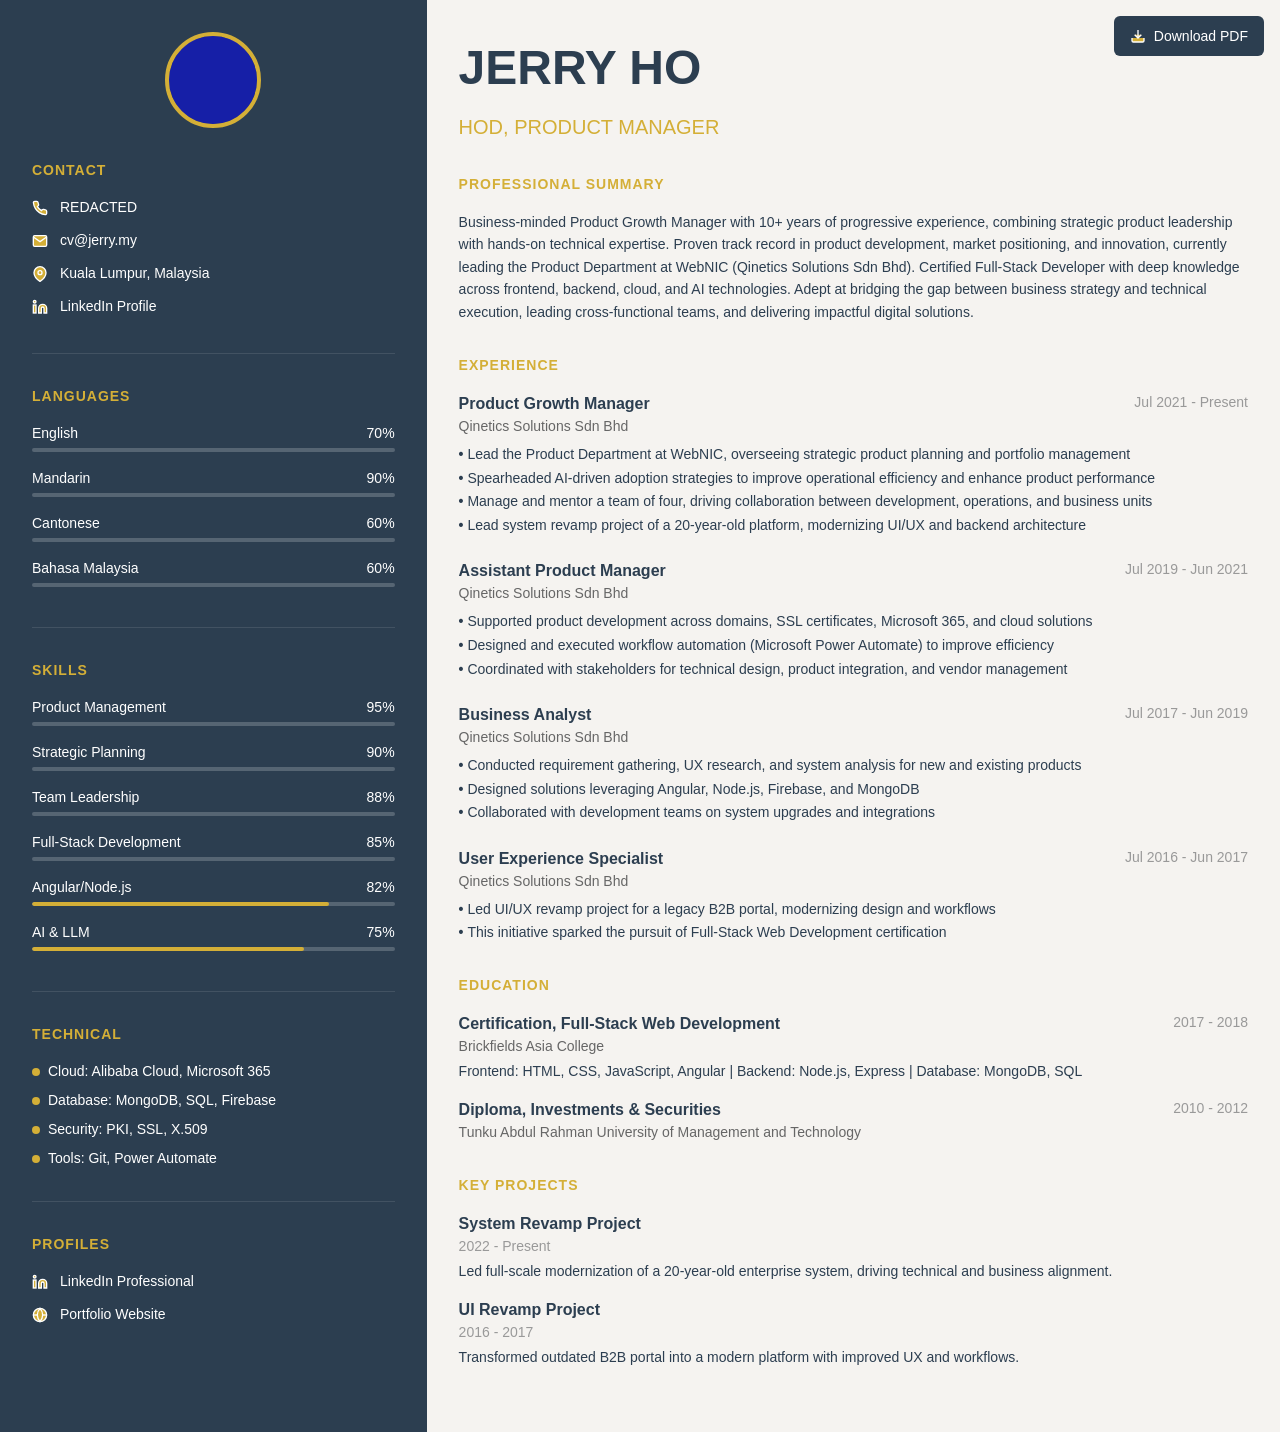
<file: index2.html>
<!DOCTYPE html>
<html lang="en">

<head>
    <meta charset="UTF-8">
    <meta name="viewport" content="width=device-width, initial-scale=1.0">
    <title>Jerry Ho - CV</title>
    <style>
        :root {
            --cv-sidebar-bg: #2c3e50;
            --cv-sidebar-text: #ffffff;
            --cv-main-bg: #f5f3f0;
            --cv-main-text: #2c3e50;
            --cv-accent: #d4af37;
        }

        * {
            margin: 0;
            padding: 0;
            box-sizing: border-box;
        }

        body {
            font-family: -apple-system, BlinkMacSystemFont, 'Segoe UI', Roboto, sans-serif;
            font-size: 14px;
            line-height: 1.5;
            background: white;
        }

        .cv-container {
            display: flex;
            min-height: 100vh;
        }

        /* Sidebar Styles */
        .cv-sidebar {
            width: 33.33%;
            background: var(--cv-sidebar-bg);
            color: var(--cv-sidebar-text);
            padding: 2rem;
            min-height: 100vh;
        }

        .profile-image-container {
            width: 96px;
            height: 96px;
            margin: 0 auto 2rem auto;
            border-radius: 50%;
            overflow: hidden;
            border: 4px solid var(--cv-accent);
        }

        .profile-image {
            width: 100%;
            height: 100%;
            object-fit: cover;
        }

        .cv-sidebar-section {
            margin-bottom: 2rem;
            padding-bottom: 1.5rem;
            border-bottom: 1px solid rgba(255, 255, 255, 0.1);
        }

        .cv-sidebar-section:last-child {
            border-bottom: none;
            margin-bottom: 0;
        }

        .cv-section-title {
            color: var(--cv-accent);
            text-transform: uppercase;
            font-size: 14px;
            font-weight: bold;
            margin-bottom: 1rem;
            letter-spacing: 1px;
        }

        .contact-item {
            display: flex;
            align-items: center;
            gap: 12px;
            margin-bottom: 12px;
            font-size: 14px;
        }

        .icon {
            width: 16px;
            height: 16px;
            fill: var(--cv-accent);
        }

        .linkedin-link {
            color: white;
            text-decoration: none;
            transition: color 0.3s;
        }

        .linkedin-link:hover {
            color: var(--cv-accent);
        }

        .skill-item {
            margin-bottom: 1rem;
            font-size: 14px;
        }

        .skill-header {
            display: flex;
            justify-content: space-between;
            margin-bottom: 4px;
        }

        .cv-progress-bar {
            width: 100%;
            height: 4px;
            background: rgba(255, 255, 255, 0.2);
            border-radius: 2px;
            overflow: hidden;
        }

        .cv-progress-fill {
            height: 100%;
            background: var(--cv-accent);
            border-radius: 2px;
            transition: width 0.3s ease;
        }

        .tech-item {
            display: flex;
            align-items: center;
            gap: 8px;
            margin-bottom: 8px;
            font-size: 14px;
        }

        .bullet-point {
            width: 8px;
            height: 8px;
            background: var(--cv-accent);
            border-radius: 50%;
        }

        /* Main Content Styles */
        .cv-main {
            width: 66.67%;
            background: var(--cv-main-bg);
            color: var(--cv-main-text);
            padding: 2rem;
            min-height: 100vh;
        }

        .header {
            margin-bottom: 2rem;
        }

        .name {
            font-size: 3rem;
            font-weight: bold;
            color: var(--cv-main-text);
            margin-bottom: 0.5rem;
        }

        .title {
            font-size: 1.25rem;
            color: var(--cv-accent);
            font-weight: 500;
        }

        .main-section {
            margin-bottom: 2rem;
        }

        .main-section-title {
            color: var(--cv-accent);
            text-transform: uppercase;
            font-size: 14px;
            font-weight: bold;
            margin-bottom: 1rem;
            letter-spacing: 1px;
        }

        .summary-text {
            font-size: 14px;
            line-height: 1.6;
            color: var(--cv-main-text);
        }

        .experience-item {
            margin-bottom: 1.5rem;
            break-inside: avoid;
        }

        .experience-header {
            display: flex;
            justify-content: space-between;
            align-items: flex-start;
            margin-bottom: 0.5rem;
        }

        .job-title {
            font-weight: bold;
            color: var(--cv-main-text);
            font-size: 16px;
        }

        .company {
            font-size: 14px;
            color: #666;
        }

        .date {
            font-size: 14px;
            color: #999;
        }

        .experience-list {
            list-style: none;
            font-size: 14px;
            color: var(--cv-main-text);
        }

        .experience-list li {
            margin-bottom: 4px;
            line-height: 1.4;
        }

        .experience-list li:before {
            content: "• ";
            font-weight: bold;
        }

        .education-item {
            margin-bottom: 1rem;
            break-inside: avoid;
        }

        .education-header {
            display: flex;
            justify-content: space-between;
            align-items: flex-start;
            margin-bottom: 4px;
        }

        .degree {
            font-weight: bold;
            color: var(--cv-main-text);
            font-size: 16px;
        }

        .school {
            font-size: 14px;
            color: #666;
        }

        .details {
            font-size: 14px;
            color: var(--cv-main-text);
        }

        .project-item {
            margin-bottom: 1rem;
            break-inside: avoid;
        }

        .project-title {
            font-weight: bold;
            color: var(--cv-main-text);
            font-size: 16px;
        }

        .project-date {
            font-size: 14px;
            color: #999;
            margin-bottom: 4px;
        }

        .project-description {
            font-size: 14px;
            color: var(--cv-main-text);
        }

        /* Download Button */
        .download-btn {
            position: fixed;
            top: 1rem;
            right: 1rem;
            z-index: 10;
            background: var(--cv-sidebar-bg);
            color: white;
            border: none;
            padding: 0.75rem 1rem;
            border-radius: 6px;
            cursor: pointer;
            display: flex;
            align-items: center;
            gap: 8px;
            font-size: 14px;
            font-weight: 500;
            transition: background-color 0.3s;
        }

        .download-btn:hover {
            background: #34495e;
        }

        /* Print Styles */
        @media print {
            @page {
                margin: 0;
                size: A4;
            }

            body {
                -webkit-print-color-adjust: exact;
                print-color-adjust: exact;
            }

            .no-print {
                display: none !important;
            }

            .print-break-inside-avoid {
                break-inside: avoid;
            }

            .cv-container {
                max-width: none !important;
                margin: 0 !important;
                padding: 0 !important;
            }

            .cv-sidebar {
                background: var(--cv-sidebar-bg) !important;
                color: var(--cv-sidebar-text) !important;
            }

            .cv-main {
                background: var(--cv-main-bg) !important;
                color: var(--cv-main-text) !important;
            }

            .name {
                font-size: 2rem !important;
            }

            .title {
                font-size: 1rem !important;
            }
        }

        @media screen and (max-width: 768px) {
            .cv-container {
                flex-direction: column;
            }

            .cv-sidebar,
            .cv-main {
                width: 100%;
                min-height: auto;
            }

            .name {
                font-size: 2rem;
            }

            .experience-header {
                flex-direction: column;
                gap: 4px;
            }

            .education-header {
                flex-direction: column;
                gap: 4px;
            }
        }
    </style>
</head>

<body>
    <!-- Download PDF Button -->
    <button class="download-btn no-print" onclick="downloadPDF()">
        <svg class="icon" viewBox="0 0 24 24" fill="none" stroke="currentColor" stroke-width="2">
            <path d="M21 15v4a2 2 0 0 1-2 2H5a2 2 0 0 1-2-2v-4" />
            <polyline points="7,10 12,15 17,10" />
            <line x1="12" y1="15" x2="12" y2="3" />
        </svg>
        Download PDF
    </button>

    <div class="cv-container">
        <!-- Left Sidebar -->
        <div class="cv-sidebar">
            <!-- Profile Picture -->
            <div class="profile-image-container">
                <img src="[data-uri]"
                    alt="Jerry Ho" class="profile-image" id="profileImage">
            </div>

            <!-- Contact Information -->
            <div class="cv-sidebar-section">
                <h3 class="cv-section-title">Contact</h3>
                <div class="contact-item">
                    <svg class="icon" viewBox="0 0 24 24" fill="none" stroke="currentColor" stroke-width="2">
                        <path
                            d="M22 16.92v3a2 2 0 0 1-2.18 2 19.79 19.79 0 0 1-8.63-3.07 19.5 19.5 0 0 1-6-6 19.79 19.79 0 0 1-3.07-8.67A2 2 0 0 1 4.11 2h3a2 2 0 0 1 2 1.72 12.84 12.84 0 0 0 .7 2.81 2 2 0 0 1-.45 2.11L8.09 9.91a16 16 0 0 0 6 6l1.27-1.27a2 2 0 0 1 2.11-.45 12.84 12.84 0 0 0 2.81.7A2 2 0 0 1 22 16.92z" />
                    </svg>
                    <span>REDACTED</span>
                </div>
                <div class="contact-item">
                    <svg class="icon" viewBox="0 0 24 24" fill="none" stroke="currentColor" stroke-width="2">
                        <path d="M4 4h16c1.1 0 2 .9 2 2v12c0 1.1-.9 2-2 2H4c-1.1 0-2-.9-2-2V6c0-1.1.9-2 2-2z" />
                        <polyline points="22,6 12,13 2,6" />
                    </svg>
                    <span>cv@jerry.my</span>
                </div>
                <div class="contact-item">
                    <svg class="icon" viewBox="0 0 24 24" fill="none" stroke="currentColor" stroke-width="2">
                        <path d="M21 10c0 7-9 13-9 13s-9-6-9-13a9 9 0 0 1 18 0z" />
                        <circle cx="12" cy="10" r="3" />
                    </svg>
                    <span>Kuala Lumpur, Malaysia</span>
                </div>
                <div class="contact-item">
                    <svg class="icon" viewBox="0 0 24 24" fill="none" stroke="currentColor" stroke-width="2">
                        <path d="M16 8a6 6 0 0 1 6 6v7h-4v-7a2 2 0 0 0-2-2 2 2 0 0 0-2 2v7h-4v-7a6 6 0 0 1 6-6z" />
                        <rect x="2" y="9" width="4" height="12" />
                        <circle cx="4" cy="4" r="2" />
                    </svg>
                    <a href="https://www.linkedin.com/in/jerry-ho-407148129/" target="_blank" class="linkedin-link">
                        LinkedIn Profile
                    </a>
                </div>
            </div>

            <!-- Languages -->
            <div class="cv-sidebar-section">
                <h3 class="cv-section-title">Languages</h3>
                <div class="skill-item">
                    <div class="skill-header">
                        <span>English</span>
                        <span>70%</span>
                    </div>
                    <div class="cv-progress-bar">
                        <div class="cv-progress-fill" style="width: 70%"></div>
                    </div>
                </div>
                <div class="skill-item">
                    <div class="skill-header">
                        <span>Mandarin</span>
                        <span>90%</span>
                    </div>
                    <div class="cv-progress-bar">
                        <div class="cv-progress-fill" style="width: 90%"></div>
                    </div>
                </div>
                <div class="skill-item">
                    <div class="skill-header">
                        <span>Cantonese</span>
                        <span>60%</span>
                    </div>
                    <div class="cv-progress-bar">
                        <div class="cv-progress-fill" style="width: 60%"></div>
                    </div>
                </div>
                <div class="skill-item">
                    <div class="skill-header">
                        <span>Bahasa Malaysia</span>
                        <span>60%</span>
                    </div>
                    <div class="cv-progress-bar">
                        <div class="cv-progress-fill" style="width: 60%"></div>
                    </div>
                </div>
            </div>

            <!-- Skills -->
            <div class="cv-sidebar-section">
                <h3 class="cv-section-title">Skills</h3>
                <div class="skill-item">
                    <div class="skill-header">
                        <span>Product Management</span>
                        <span>95%</span>
                    </div>
                    <div class="cv-progress-bar">
                        <div class="cv-progress-fill" style="width: 95%"></div>
                    </div>
                </div>
                <div class="skill-item">
                    <div class="skill-header">
                        <span>Strategic Planning</span>
                        <span>90%</span>
                    </div>
                    <div class="cv-progress-bar">
                        <div class="cv-progress-fill" style="width: 90%"></div>
                    </div>
                </div>
                <div class="skill-item">
                    <div class="skill-header">
                        <span>Team Leadership</span>
                        <span>88%</span>
                    </div>
                    <div class="cv-progress-bar">
                        <div class="cv-progress-fill" style="width: 88%"></div>
                    </div>
                </div>
                <div class="skill-item">
                    <div class="skill-header">
                        <span>Full-Stack Development</span>
                        <span>85%</span>
                    </div>
                    <div class="cv-progress-bar">
                        <div class="cv-progress-fill" style="width: 85%"></div>
                    </div>
                </div>
                <div class="skill-item">
                    <div class="skill-header">
                        <span>Angular/Node.js</span>
                        <span>82%</span>
                    </div>
                    <div class="cv-progress-bar">
                        <div class="cv-progress-fill" style="width: 82%"></div>
                    </div>
                </div>
                <div class="skill-item">
                    <div class="skill-header">
                        <span>AI & LLM</span>
                        <span>75%</span>
                    </div>
                    <div class="cv-progress-bar">
                        <div class="cv-progress-fill" style="width: 75%"></div>
                    </div>
                </div>
            </div>

            <!-- Technical Proficiency -->
            <div class="cv-sidebar-section">
                <h3 class="cv-section-title">Technical</h3>
                <div class="tech-item">
                    <div class="bullet-point"></div>
                    <span>Cloud: Alibaba Cloud, Microsoft 365</span>
                </div>
                <div class="tech-item">
                    <div class="bullet-point"></div>
                    <span>Database: MongoDB, SQL, Firebase</span>
                </div>
                <div class="tech-item">
                    <div class="bullet-point"></div>
                    <span>Security: PKI, SSL, X.509</span>
                </div>
                <div class="tech-item">
                    <div class="bullet-point"></div>
                    <span>Tools: Git, Power Automate</span>
                </div>
            </div>

            <!-- Profiles -->
            <div class="cv-sidebar-section">
                <h3 class="cv-section-title">Profiles</h3>
                <div class="contact-item">
                    <svg class="icon" viewBox="0 0 24 24" fill="none" stroke="currentColor" stroke-width="2">
                        <path d="M16 8a6 6 0 0 1 6 6v7h-4v-7a2 2 0 0 0-2-2 2 2 0 0 0-2 2v7h-4v-7a6 6 0 0 1 6-6z" />
                        <rect x="2" y="9" width="4" height="12" />
                        <circle cx="4" cy="4" r="2" />
                    </svg>
                    <span>LinkedIn Professional</span>
                </div>
                <div class="contact-item">
                    <svg class="icon" viewBox="0 0 24 24" fill="none" stroke="currentColor" stroke-width="2">
                        <circle cx="12" cy="12" r="10" />
                        <line x1="2" y1="12" x2="22" y2="12" />
                        <path
                            d="M12 2a15.3 15.3 0 0 1 4 10 15.3 15.3 0 0 1-4 10 15.3 15.3 0 0 1-4-10 15.3 15.3 0 0 1 4-10z" />
                    </svg>
                    <span>Portfolio Website</span>
                </div>
            </div>
        </div>

        <!-- Right Main Content -->
        <div class="cv-main">
            <!-- Header with name and title -->
            <div class="header">
                <h1 class="name">JERRY HO</h1>
                <p class="title">HOD, PRODUCT MANAGER</p>
            </div>

            <!-- Professional Summary -->
            <div class="main-section">
                <h2 class="main-section-title">Professional Summary</h2>
                <p class="summary-text">
                    Business-minded Product Growth Manager with 10+ years of progressive experience, combining strategic
                    product leadership with hands-on technical expertise. Proven track record in product development,
                    market positioning, and innovation, currently leading the Product Department at WebNIC (Qinetics
                    Solutions Sdn Bhd). Certified Full-Stack Developer with deep knowledge across frontend, backend,
                    cloud, and AI technologies. Adept at bridging the gap between business strategy and technical
                    execution, leading cross-functional teams, and delivering impactful digital solutions.
                </p>
            </div>

            <!-- Experience -->
            <div class="main-section">
                <h2 class="main-section-title">Experience</h2>

                <div class="experience-item print-break-inside-avoid">
                    <div class="experience-header">
                        <div>
                            <h3 class="job-title">Product Growth Manager</h3>
                            <p class="company">Qinetics Solutions Sdn Bhd</p>
                        </div>
                        <span class="date">Jul 2021 - Present</span>
                    </div>
                    <ul class="experience-list">
                        <li>Lead the Product Department at WebNIC, overseeing strategic product planning and portfolio
                            management</li>
                        <li>Spearheaded AI-driven adoption strategies to improve operational efficiency and enhance
                            product performance</li>
                        <li>Manage and mentor a team of four, driving collaboration between development, operations, and
                            business units</li>
                        <li>Lead system revamp project of a 20-year-old platform, modernizing UI/UX and backend
                            architecture</li>
                    </ul>
                </div>

                <div class="experience-item print-break-inside-avoid">
                    <div class="experience-header">
                        <div>
                            <h3 class="job-title">Assistant Product Manager</h3>
                            <p class="company">Qinetics Solutions Sdn Bhd</p>
                        </div>
                        <span class="date">Jul 2019 - Jun 2021</span>
                    </div>
                    <ul class="experience-list">
                        <li>Supported product development across domains, SSL certificates, Microsoft 365, and cloud
                            solutions</li>
                        <li>Designed and executed workflow automation (Microsoft Power Automate) to improve efficiency
                        </li>
                        <li>Coordinated with stakeholders for technical design, product integration, and vendor
                            management</li>
                    </ul>
                </div>

                <div class="experience-item print-break-inside-avoid">
                    <div class="experience-header">
                        <div>
                            <h3 class="job-title">Business Analyst</h3>
                            <p class="company">Qinetics Solutions Sdn Bhd</p>
                        </div>
                        <span class="date">Jul 2017 - Jun 2019</span>
                    </div>
                    <ul class="experience-list">
                        <li>Conducted requirement gathering, UX research, and system analysis for new and existing
                            products</li>
                        <li>Designed solutions leveraging Angular, Node.js, Firebase, and MongoDB</li>
                        <li>Collaborated with development teams on system upgrades and integrations</li>
                    </ul>
                </div>

                <div class="experience-item print-break-inside-avoid">
                    <div class="experience-header">
                        <div>
                            <h3 class="job-title">User Experience Specialist</h3>
                            <p class="company">Qinetics Solutions Sdn Bhd</p>
                        </div>
                        <span class="date">Jul 2016 - Jun 2017</span>
                    </div>
                    <ul class="experience-list">
                        <li>Led UI/UX revamp project for a legacy B2B portal, modernizing design and workflows</li>
                        <li>This initiative sparked the pursuit of Full-Stack Web Development certification</li>
                    </ul>
                </div>
            </div>

            <!-- Education -->
            <div class="main-section">
                <h2 class="main-section-title">Education</h2>

                <div class="education-item print-break-inside-avoid">
                    <div class="education-header">
                        <div>
                            <h3 class="degree">Certification, Full-Stack Web Development</h3>
                            <p class="school">Brickfields Asia College</p>
                        </div>
                        <span class="date">2017 - 2018</span>
                    </div>
                    <p class="details">Frontend: HTML, CSS, JavaScript, Angular | Backend: Node.js, Express | Database:
                        MongoDB, SQL</p>
                </div>

                <div class="education-item print-break-inside-avoid">
                    <div class="education-header">
                        <div>
                            <h3 class="degree">Diploma, Investments & Securities</h3>
                            <p class="school">Tunku Abdul Rahman University of Management and Technology</p>
                        </div>
                        <span class="date">2010 - 2012</span>
                    </div>
                </div>
            </div>

            <!-- Key Projects -->
            <div class="main-section">
                <h2 class="main-section-title">Key Projects</h2>

                <div class="project-item print-break-inside-avoid">
                    <h3 class="project-title">System Revamp Project</h3>
                    <p class="project-date">2022 - Present</p>
                    <p class="project-description">Led full-scale modernization of a 20-year-old enterprise system,
                        driving technical and business alignment.</p>
                </div>

                <div class="project-item print-break-inside-avoid">
                    <h3 class="project-title">UI Revamp Project</h3>
                    <p class="project-date">2016 - 2017</p>
                    <p class="project-description">Transformed outdated B2B portal into a modern platform with improved
                        UX and workflows.</p>
                </div>
            </div>
        </div>
    </div>

    <script>
        function downloadPDF() {
            window.print();
        }

        // Load profile image from base64 or URL
        // Note: You'll need to replace this with the actual base64 data of Jerry's profile image
        // For demo purposes, using a placeholder
        const profileImageBase64 = "[data-uri]";

        document.addEventListener('DOMContentLoaded', function () {
            const profileImg = document.getElementById('profileImage');
            // In a real implementation, you would load Jerry's actual profile image here
            profileImg.src = profileImageBase64;
        });

        // Add smooth animations to progress bars
        document.addEventListener('DOMContentLoaded', function () {
            const progressBars = document.querySelectorAll('.cv-progress-fill');

            const observer = new IntersectionObserver((entries) => {
                entries.forEach(entry => {
                    if (entry.isIntersecting) {
                        const progressBar = entry.target;
                        const width = progressBar.style.width;
                        progressBar.style.width = '0%';
                        setTimeout(() => {
                            progressBar.style.width = width;
                        }, 200);
                    }
                });
            });

            progressBars.forEach(bar => {
                observer.observe(bar);
            });
        });
    </script>
</body>

</html>
</file>
